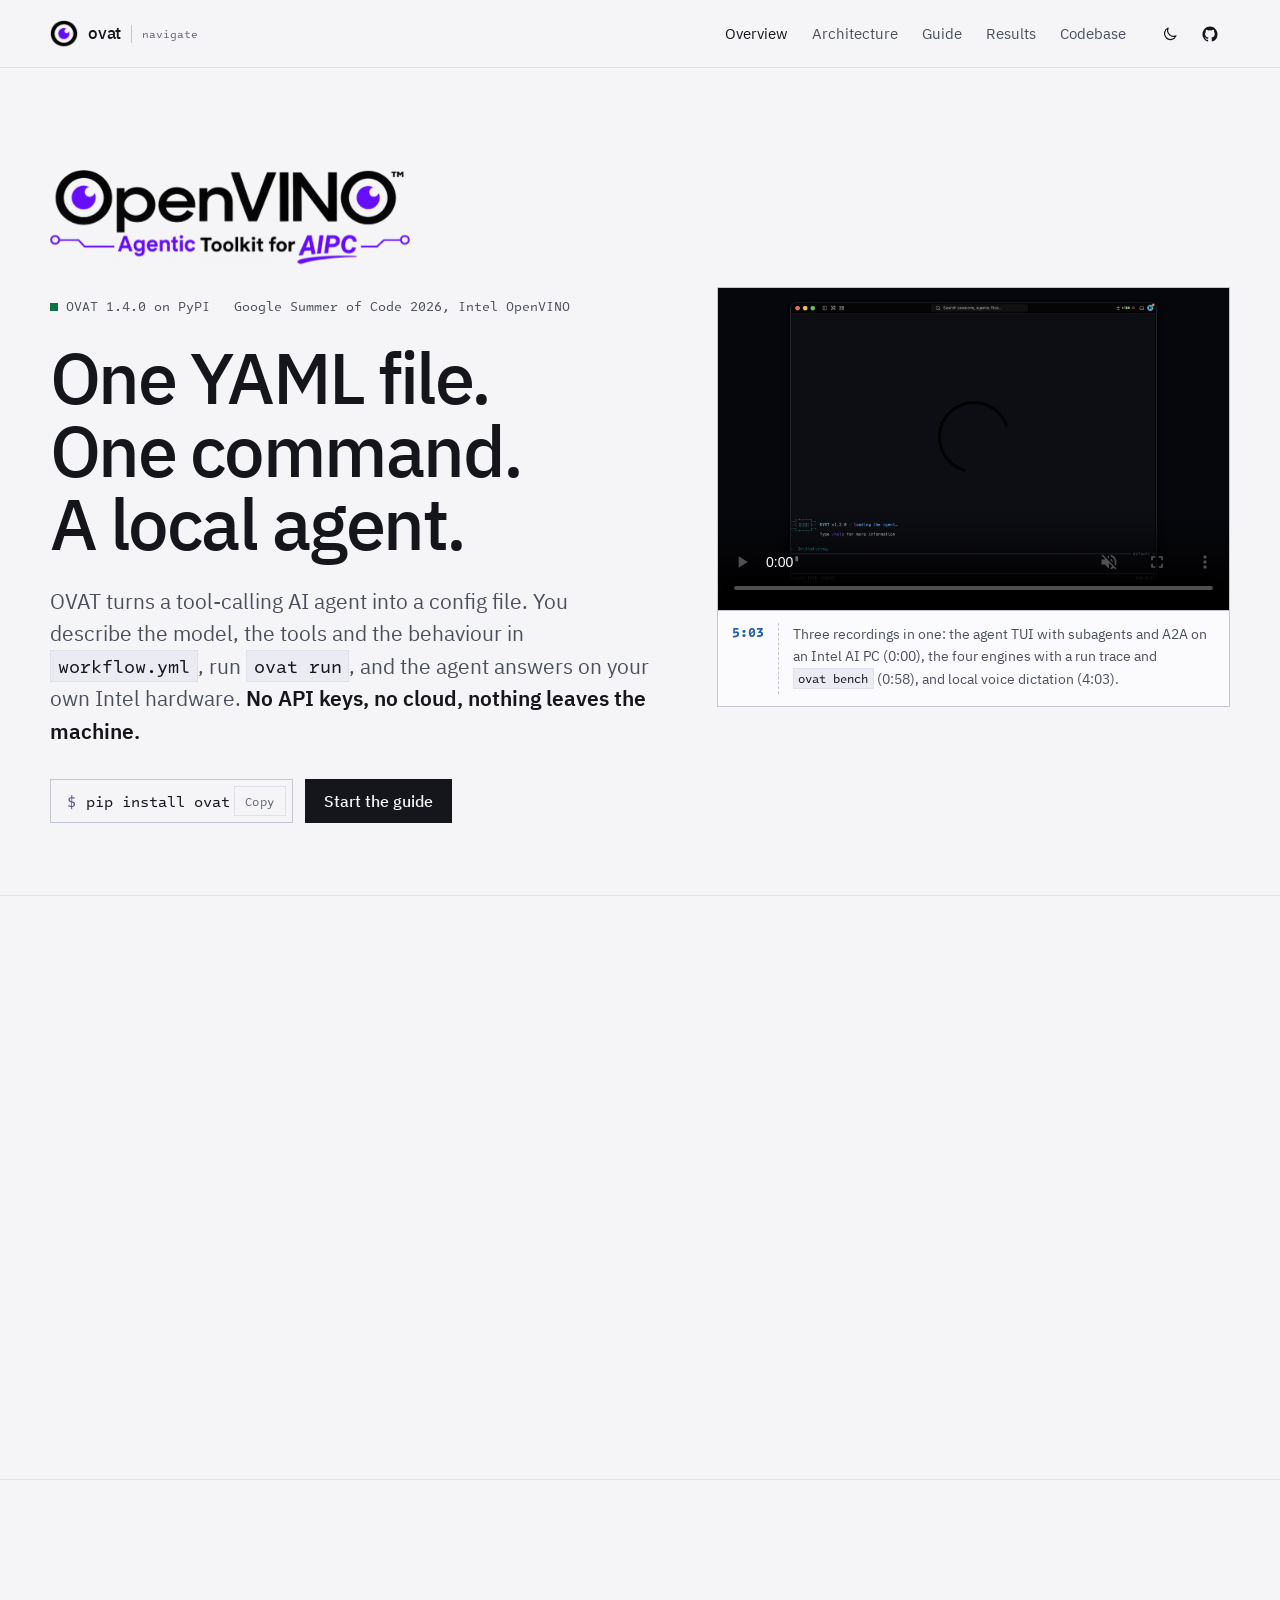
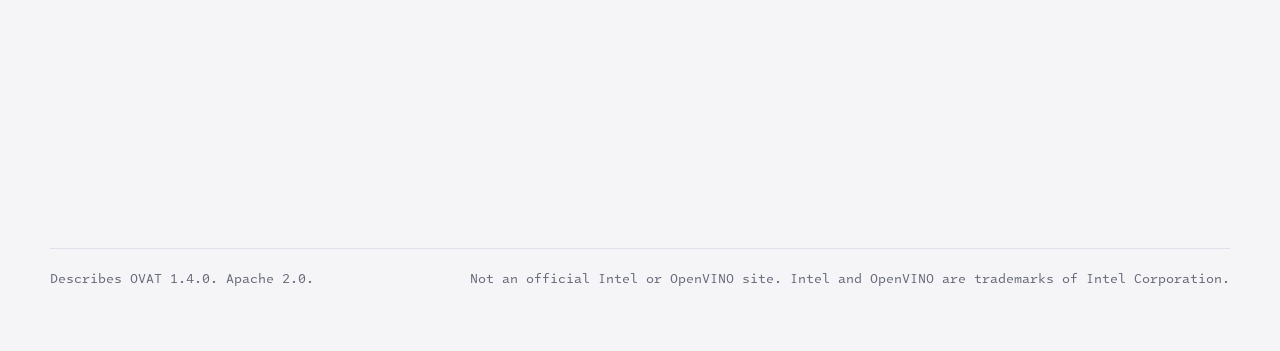
<file: index.html>
<!doctype html>
<html lang="en">
<head>
<meta charset="utf-8">
<meta name="viewport" content="width=device-width, initial-scale=1, viewport-fit=cover">
<meta http-equiv="Content-Security-Policy" content="default-src 'self'; script-src 'self'; style-src 'self'; img-src 'self'; font-src 'self'; connect-src 'none'; media-src 'self'; object-src 'none'; frame-src 'none'; worker-src 'none'; manifest-src 'self'; base-uri 'none'; form-action 'none'; upgrade-insecure-requests">
<meta name="referrer" content="no-referrer">
<meta name="color-scheme" content="dark light">
<meta name="theme-color" content="#f5f5f7" media="(prefers-color-scheme: light)">
<meta name="theme-color" content="#111216" media="(prefers-color-scheme: dark)">
<title>OVAT Navigate</title>
<meta name="description" content="A visual guide to OVAT, the OpenVINO Agentic Toolkit: one YAML file and one command give you a tool-calling AI agent on your own Intel AI PC.">
<link rel="canonical" href="https://lagmator22.github.io/ovat-navigate/">
<meta property="og:type" content="website">
<meta property="og:title" content="OVAT Navigate">
<meta property="og:description" content="A visual guide to OVAT, the OpenVINO Agentic Toolkit: one YAML file and one command give you a tool-calling AI agent on your own Intel AI PC.">
<meta property="og:url" content="https://lagmator22.github.io/ovat-navigate/">
<link rel="icon" href="favicon.png" type="image/png">
<link rel="apple-touch-icon" href="apple-touch-icon.png">
<link rel="preload" href="assets/fonts/ibm-plex-sans-500.woff2" as="font" type="font/woff2" crossorigin>
<link rel="preload" href="assets/fonts/ibm-plex-sans-400.woff2" as="font" type="font/woff2" crossorigin>
<link rel="stylesheet" href="assets/css/site.css?v=56efec55">
<script src="assets/js/theme.js?v=ecc038ea"></script>
<script src="assets/js/site.js?v=73cca493" defer></script>
<script src="assets/js/motion.js?v=047b006c" defer></script>
<script src="assets/js/flow.js?v=3ea808fc" defer></script>
<script src="assets/js/terminal.js?v=ea6756de" defer></script>
</head>
<body class="sheet">
<a class="skip" href="#main">Skip to content</a>
<header class="top">
  <div class="wrap top-inner">
    <a class="brand" href="./" aria-label="OVAT Navigate, home">
      <img class="brand-mark-img logo-dark" src="assets/media/ovat-mark-dark.png" width="28" height="28" alt=""><img class="brand-mark-img logo-light" src="assets/media/ovat-mark-light.png" width="28" height="28" alt="">
      <span class="brand-word">ovat</span>
      <span class="brand-tag">navigate</span>
    </a>
    <nav class="nav" aria-label="Main">
      <ul><li><a href="./" aria-current="page">Overview</a></li><li><a href="architecture">Architecture</a></li><li><a href="guide">Guide</a></li><li><a href="results">Results</a></li><li><a href="codebase">Codebase</a></li></ul>
    </nav>
    <div class="top-actions">
      <button class="icon-btn" id="theme-toggle" type="button" aria-pressed="false" aria-label="Switch to light theme"><svg class="theme-ico-dark" viewBox="0 0 24 24" fill="none" stroke="currentColor" stroke-width="1.6" stroke-linecap="round" aria-hidden="true"><circle cx="12" cy="12" r="4.2"/><path d="M12 2.5v2.2M12 19.3v2.2M4.6 4.6l1.6 1.6M17.8 17.8l1.6 1.6M2.5 12h2.2M19.3 12h2.2M4.6 19.4l1.6-1.6M17.8 6.2l1.6-1.6"/></svg><svg class="theme-ico-light" viewBox="0 0 24 24" fill="none" stroke="currentColor" stroke-width="1.6" stroke-linecap="round" stroke-linejoin="round" aria-hidden="true"><path d="M20 14.5A8 8 0 0 1 9.5 4a8 8 0 1 0 10.5 10.5z"/></svg></button>
      <a class="icon-btn" href="https://github.com/Lagmator22/ovat" rel="noopener" aria-label="OVAT on GitHub"><svg viewBox="0 0 24 24" fill="currentColor" aria-hidden="true"><path d="M12 2C6.5 2 2 6.6 2 12.2c0 4.5 2.9 8.3 6.8 9.7.5.1.7-.2.7-.5v-1.7c-2.8.6-3.4-1.4-3.4-1.4-.5-1.2-1.1-1.5-1.1-1.5-.9-.6.1-.6.1-.6 1 .1 1.5 1.1 1.5 1.1.9 1.6 2.4 1.1 2.9.8.1-.7.4-1.1.6-1.4-2.2-.3-4.6-1.1-4.6-5 0-1.1.4-2 1-2.7-.1-.3-.4-1.3.1-2.7 0 0 .8-.3 2.8 1a9.4 9.4 0 0 1 5 0c1.9-1.3 2.8-1 2.8-1 .5 1.4.2 2.4.1 2.7.6.7 1 1.6 1 2.7 0 3.9-2.4 4.7-4.6 5 .4.3.7.9.7 1.9v2.8c0 .3.2.6.7.5A10.2 10.2 0 0 0 22 12.2C22 6.6 17.5 2 12 2z"/></svg></a>
    </div>
  </div>
  <div class="track" aria-hidden="true"></div>
  <canvas class="sprite walker" width="16" height="16" data-robot aria-hidden="true"></canvas>
</header>
<main id="main">
<section class="hero">
  <div class="wrap hero-grid">
    <div class="hero-copy">
      <div class="hero-logo">
        <img class="logo-dark" src="assets/media/ovat-logo-dark.png" width="900" height="235" alt="OpenVINO Agentic Toolkit for AIPC">
        <img class="logo-light" src="assets/media/ovat-logo-light.png" width="900" height="235" alt="OpenVINO Agentic Toolkit for AIPC">
      </div>
      <p class="hero-meta"><span><i></i>OVAT 1.4.0 on PyPI</span><span>Google Summer of Code 2026, Intel OpenVINO</span></p>
      <h1 class="display">One YAML file.<br>One command.<br><span class="lit">A local agent.</span></h1>
      <p class="lede">OVAT turns a tool-calling AI agent into a config file. You describe the model, the tools and the behaviour in <code>workflow.yml</code>, run <code>ovat run</code>, and the agent answers on your own Intel hardware. <strong>No API keys, no cloud, nothing leaves the machine.</strong></p>
      <div class="hero-actions">
        <div class="install"><span class="prompt" aria-hidden="true">$</span><span id="pip-cmd">pip install ovat</span>
          <button class="copy-btn" type="button" data-copy="pip install ovat" aria-label="Copy the install command"><span class="copy-label">Copy</span></button>
        </div>
        <a class="btn btn-primary" href="guide">Start the guide</a>
      </div>
    </div>

    <figure class="demo" id="demo">
      <video class="demo-video" controls muted playsinline preload="metadata" poster="assets/media/ovat-tour-poster.jpg" width="2400" height="1512">
        <source src="assets/media/ovat-tour.mp4" type="video/mp4">
        <a href="assets/media/ovat-tour.mp4">Download the OVAT demo video (MP4, 8 MB)</a>
      </video>
      <figcaption>
        <span class="demo-len">5:03</span>
        <span>Three recordings in one: the agent TUI with subagents and A2A on an Intel AI PC (0:00), the four engines with a run trace and <code>ovat bench</code> (0:58), and local voice dictation (4:03).</span>
      </figcaption>
    </figure>
  </div>
</section>

<section class="section tight" aria-labelledby="replay-t">
  <div class="wrap split">
    <div class="stack">
      <h2 class="h2" id="replay-t">What a run prints</h2>
      <p class="lede">The commands from the guide, replayed as text: a RAG answer with its source, a dry run that needs no server, and <code>ovat doctor</code> on a Mac.</p>
    </div>
    <div class="term" data-term>
      <div class="term-bar">
        <div class="term-dots" aria-hidden="true"><i></i><i></i><i></i></div>
        <span class="term-title">examples/rag</span>
        <div class="term-tabs" role="tablist" aria-label="Terminal examples">
          <button class="term-tab" role="tab" id="tt-run" aria-controls="sc-run" aria-selected="true" type="button">run</button>
          <button class="term-tab" role="tab" id="tt-dry" aria-controls="sc-dry" aria-selected="false" tabindex="-1" type="button">dry-run</button>
          <button class="term-tab" role="tab" id="tt-doc" aria-controls="sc-doc" aria-selected="false" tabindex="-1" type="button">doctor</button>
        </div>
      </div>
      <div class="term-body">
        <div id="sc-run" role="tabpanel" aria-labelledby="tt-run" data-scene data-title="ovat run, the RAG example">
          <div class="ln" data-k="cmd"><span class="t-prompt">$ </span><span class="t-cmd">ovat run examples/rag/workflow.yml -i "What is OVAT's memory budget?"</span></div>
          <div class="ln" data-delay="700"><span class="t-dim">engine:</span> <span class="t-bold">native loop (loop.py)</span></div>
          <div class="ln" data-delay="2600">On the minimal tier a full agent run fits in 8 GB. That is the target the project set itself; the number to trust on your own machine is the one <span class="t-bold">ovat run --telemetry</span> reports there.</div>
          <div class="ln" data-delay="500">&nbsp;</div>
          <div class="ln" data-delay="120"><span class="t-dim">sources:</span> examples/rag/docs/ovat-facts.md</div>
        </div>
        <div id="sc-dry" role="tabpanel" aria-labelledby="tt-dry" data-scene data-title="ovat run --dry-run, no server needed" hidden>
          <div class="ln" data-k="cmd"><span class="t-prompt">$ </span><span class="t-cmd">ovat run examples/workflow.yml --dry-run</span></div>
          <div class="ln" data-delay="900"><span class="t-ok">Built agent</span>  model=Qwen3.5-4B-int4-ov  tools=['search_docs', 'transcribe']  max_iterations=10</div>
          <div class="ln" data-delay="120"><span class="t-warn">dry-run:</span> not calling the model.</div>
        </div>
        <div id="sc-doc" role="tabpanel" aria-labelledby="tt-doc" data-scene data-title="ovat doctor on a Mac, trimmed" hidden>
          <div class="ln" data-k="cmd"><span class="t-prompt">$ </span><span class="t-cmd">ovat doctor examples/workflow.yml</span></div>
          <div class="ln" data-delay="1100"><span class="t-ok">&#10003; ok  </span> Python            3.11.15 (3.10+ required)</div>
          <div class="ln" data-delay="140"><span class="t-ok">&#10003; ok  </span> Local GenAI       openvino_genai 2026.4.1: local models run here</div>
          <div class="ln" data-delay="140"><span class="t-ok">&#10003; ok  </span> OpenVINO devices  CPU</div>
          <div class="ln" data-delay="140"><span class="t-ok">&#10003; ok  </span> Device routing    best here: LLM&rarr;CPU emb&rarr;CPU whisper&rarr;CPU</div>
          <div class="ln" data-delay="140"><span class="t-warn">! warn</span> OVMS serving      OVMS does not run on macOS; develop + chat locally here</div>
          <div class="ln" data-delay="140"><span class="t-ok">&#10003; ok  </span> Workflow config   model=Qwen3.5-4B-int4-ov  agent=native</div>
          <div class="ln" data-delay="140"><span class="t-warn">! warn</span> OVMS reachable    nothing answering at :8000/v3; start it with 'ovat serve'</div>
          <div class="ln" data-delay="260"><span class="t-dim">Yellow rows are heads-ups, not blockers; each says what to do about it.</span></div>
        </div>
      </div>
      <div class="term-foot">
        <span>Replayed from real CLI output in the OVAT repo and docs.</span>
        <span class="term-acts"><button type="button" data-act="pause" aria-pressed="false">Pause</button><button type="button" data-act="replay">Replay</button></span>
      </div>
    </div>
  </div>
</section>


<section class="section" aria-labelledby="flow-title">
  <div class="wrap">
    <div class="section-head">
      <p class="eyebrow">how-it-works</p>
      <h2 class="h2" id="flow-title">How one question travels through OVAT</h2>
      <p class="lede">Follow the light. A question enters as a command, becomes a checked config, gets wired into an agent, and loops between the model and your tools until there is an answer. Press any step to stop on it.</p>
    </div>

    <figure class="diagram wide minw-640" data-seq aria-labelledby="flow-cap">
      <p class="svg-scroll-hint" aria-hidden="true">Drag the drawing sideways to see all of it.</p>
      <div class="diagram-stage">
        <svg class="dg" viewBox="0 0 1170 514" role="img" aria-labelledby="flow-svg-t flow-svg-d">
          <title id="flow-svg-t">The OVAT request flow</title>
          <desc id="flow-svg-d">ovat run hands workflow.yml to the config loader, the factory builds an agent engine, the engine asks OVMS, OVMS runs the model on the device, tools run in Python, and a reply with no tool calls becomes the answer.</desc>
          <defs>
            <marker id="ah" viewBox="0 0 10 10" refX="8" refY="5" markerWidth="7" markerHeight="7" orient="auto-start-reverse"><path class="arrow" d="M0 0 L10 5 L0 10 z"/></marker>
          </defs>
          <g class="legend-g" transform="translate(920 40)">
            <circle class="core-legend" cx="8" cy="10" r="5"/>
            <text class="t-c" x="24" y="15">the request</text>
            <circle class="core-legend tool" cx="8" cy="40" r="5"/>
            <text class="t-c" x="24" y="45">a tool runs</text>
            <circle class="core-legend ok" cx="8" cy="70" r="5"/>
            <text class="t-c" x="24" y="75">the answer</text>
          </g>

          <path id="pw-1" class="wire" d="M250 78 H316" marker-end="url(#ah)"/>
          <path id="pw-2" class="wire" d="M550 78 H616" marker-end="url(#ah)"/>
          <path id="pw-3" class="wire" d="M735 126 V210" marker-end="url(#ah)"/>
          <path id="pw-4" class="wire" d="M850 248 H916" marker-end="url(#ah)"/>
          <path id="pw-5" class="wire" d="M920 280 H854" marker-end="url(#ah)"/>
          <path id="pw-6" class="wire" d="M1010 310 V394" marker-end="url(#ah)"/>
          <path id="pw-7" class="wire" d="M1060 398 V314" marker-end="url(#ah)"/>
          <path id="pw-8" class="wire" d="M620 248 H554" marker-end="url(#ah)"/>
          <path id="pw-9" class="wire" d="M550 280 H616" marker-end="url(#ah)"/>
          <path id="pw-10" class="wire" d="M735 310 V394" marker-end="url(#ah)"/>

          <g id="pn-cli" class="node"><rect class="box" x="20" y="30" width="230" height="96"/>
            <text class="t-k" x="40" y="60">cli/main.py</text><text class="t-t" x="40" y="90">ovat run</text><text class="t-s" x="40" y="112">--input "..."</text></g>
          <g id="pn-cfg" class="node"><rect class="box" x="320" y="30" width="230" height="96"/>
            <text class="t-k" x="340" y="60">config/workflow.py</text><text class="t-t" x="340" y="90">workflow.yml</text><text class="t-s" x="340" y="112">checked, strict</text></g>
          <g id="pn-fac" class="node"><rect class="box" x="620" y="30" width="230" height="96"/>
            <text class="t-k" x="640" y="60">agent/factory.py</text><text class="t-t" x="640" y="90">build_agent()</text><text class="t-s" x="640" y="112">model + tools + RAG</text></g>
          <g id="pn-eng" class="node"><rect class="box" x="620" y="214" width="230" height="96"/>
            <text class="t-k" x="640" y="244">1 of 4 engines</text><text class="t-t" x="640" y="274">Agent loop</text><text class="t-s" x="640" y="296">agent.type</text></g>
          <g id="pn-tools" class="node tone-tool"><rect class="box" x="320" y="214" width="230" height="96"/>
            <text class="t-k" x="340" y="244">tools/</text><text class="t-t" x="340" y="274">Your tools</text><text class="t-s" x="340" y="296">builtin or MCP</text></g>
          <g id="pn-ovms" class="node"><rect class="box" x="920" y="214" width="230" height="96"/>
            <text class="t-k" x="940" y="244">model server</text><text class="t-t" x="940" y="274">OVMS /v3</text><text class="t-s" x="940" y="296">decodes tool_calls</text></g>
          <g id="pn-dev" class="node"><rect class="box" x="920" y="398" width="230" height="96"/>
            <text class="t-k" x="940" y="428">model.device</text><text class="t-t" x="940" y="458">Intel CPU, GPU, NPU</text><text class="t-s" x="940" y="480">OpenVINO runtime</text></g>
          <g id="pn-ans" class="node tone-ok"><rect class="box" x="620" y="398" width="230" height="96"/>
            <text class="t-k" x="640" y="428">no tool calls</text><text class="t-t" x="640" y="458">Answer</text><text class="t-s" x="640" y="480">+ sources, trace</text></g>
        </svg>
      </div>
      <figcaption class="diagram-side" id="flow-cap">
        <div class="diagram-controls">
          <button class="ctl" type="button" data-act="toggle" aria-pressed="true"><svg data-icon="pause" viewBox="0 0 16 16" fill="currentColor" aria-hidden="true"><rect x="3" y="2" width="3.5" height="12" rx="1"/><rect x="9.5" y="2" width="3.5" height="12" rx="1"/></svg><svg data-icon="play" viewBox="0 0 16 16" fill="currentColor" aria-hidden="true" hidden><path d="M4 2.5v11l9-5.5z"/></svg><span class="lbl">Pause</span></button>
          <button class="ctl" type="button" data-act="prev" aria-label="Previous step"><svg viewBox="0 0 16 16" fill="none" stroke="currentColor" stroke-width="1.8" aria-hidden="true"><path d="M10 3L5 8l5 5"/></svg></button>
          <button class="ctl" type="button" data-act="next" aria-label="Next step"><svg viewBox="0 0 16 16" fill="none" stroke="currentColor" stroke-width="1.8" aria-hidden="true"><path d="M6 3l5 5-5 5"/></svg></button>
          <span class="count" aria-live="polite">1 / 8</span>
        </div>
        <ol class="steps">
          <li data-nodes="pn-cli pn-cfg" data-path="pw-1"><b>You type one command.</b> The CLI hands your file to <code>_load_config()</code>, the one place a workflow is ever loaded.</li>
          <li data-nodes="pn-cfg pn-fac" data-path="pw-2"><b>The YAML becomes a checked object.</b> Unknown keys are errors, so a typo like <code>max_iteration</code> fails by name instead of being ignored.</li>
          <li data-nodes="pn-fac pn-eng" data-path="pw-3"><b>The factory wires the agent.</b> It builds the model client, the tools and the optional document search, then returns one of four engines.</li>
          <li data-nodes="pn-eng pn-ovms" data-path="pw-4"><b>The engine asks the model.</b> It sends the conversation plus a menu of tools to OVMS, which speaks the OpenAI chat format on <code>/v3</code>.</li>
          <li data-nodes="pn-ovms pn-dev" data-path="pw-6 pw-7"><b>The model runs on your hardware.</b> OVMS uses OpenVINO on the device you named. Its tool parser turns the model's text into a list of tool calls.</li>
          <li data-nodes="pn-ovms pn-eng" data-path="pw-5"><b>The reply comes back.</b> If it carries tool calls, the engine has work to do. If not, it is the answer.</li>
          <li data-nodes="pn-eng pn-tools" data-path="pw-8 pw-9" data-tone="tool"><b>Your tool runs in Python, on your machine.</b> The model never runs code; it only asks. The result goes into the conversation and the engine asks the model again.</li>
          <li data-nodes="pn-eng pn-ans" data-path="pw-10" data-tone="ok" data-hold="2200"><b>No tool calls means done.</b> OVAT prints the answer, lists the source files it saw, and can write a trace of every turn.</li>
        </ol>
      </figcaption>
    </figure>
  </div>
</section>

<section class="section" aria-labelledby="words-title">
  <div class="wrap">
    <div class="section-head">
      <h2 class="h2" id="words-title">Six terms, so the rest makes sense</h2>
    </div>
    <dl class="ledger">
      <div><dt>Agent</dt><dd><p>A language model that can ask for your functions to be run. It reads the result and keeps going until it can answer.</p></dd></div>
      <div><dt>Tool call</dt><dd><p>The model's request to run a function, written as structured text: a name plus arguments. Your code runs it, never the model.</p></dd></div>
      <div><dt>Tool parser</dt><dd><p>The piece inside the model server that reads that text and turns it into a real call. Qwen3.5 needs <code>qwen3coder</code>; Qwen3 needs <code>hermes3</code>.</p></dd></div>
      <div><dt>OVMS</dt><dd><p>OpenVINO Model Server. It loads the model, runs it on CPU, GPU or NPU and answers like the OpenAI API. OVAT starts and stops it for you.</p></dd></div>
      <div><dt>openvino_genai</dt><dd><p>The library that runs a model inside your own Python process. OVAT uses it for local chat with no server, including on a Mac.</p></dd></div>
      <div><dt>Intel AI PC</dt><dd><p>A laptop or desktop with an Intel CPU, an Arc GPU and an NPU, a chip built for AI work. OVAT routes each model to the right one.</p></dd></div>
    </dl>
  </div>
</section>

<section class="section" aria-labelledby="before-title">
  <div class="wrap">
    <div class="section-head">
      <h2 class="h2" id="before-title">The loop every project rewrites, replaced by a file</h2>
      <p class="lede">On the left is the smallest working tool-calling agent against a local server, from the OVAT walkthrough. It still has no iteration cap, no error handling, no history and no server management. On the right is the same agent in OVAT.</p>
    </div>
    <div class="compare">
      <div class="compare-col">
        <div class="compare-label"><span class="h4">By hand</span><span class="faint small mono">Python, about 30 lines</span></div>
        <div class="code">
          <div class="code-head"><span>agent.py</span></div>
<pre><code><span class="k">from</span> openai <span class="k">import</span> OpenAI
client = OpenAI(base_url=<span class="s">"http://localhost:8000/v3"</span>, api_key=<span class="s">"not-needed"</span>)

tools = [{<span class="s">"type"</span>: <span class="s">"function"</span>, <span class="s">"function"</span>: {
    <span class="s">"name"</span>: <span class="s">"search_docs"</span>,
    <span class="s">"description"</span>: <span class="s">"Search the user's local documents"</span>,
    <span class="s">"parameters"</span>: {<span class="s">"type"</span>: <span class="s">"object"</span>,
                   <span class="s">"properties"</span>: {<span class="s">"query"</span>: {<span class="s">"type"</span>: <span class="s">"string"</span>}},
                   <span class="s">"required"</span>: [<span class="s">"query"</span>]}}}]   <span class="c"># hand-written schema</span>

messages = [{<span class="s">"role"</span>: <span class="s">"user"</span>, <span class="s">"content"</span>: question}]
<span class="k">while</span> <span class="k">True</span>:                                    <span class="c"># the loop, by hand</span>
    r = client.chat.completions.create(
        model=<span class="s">"Qwen3.5-4B-int4-ov"</span>, messages=messages,
        tools=tools, tool_choice=<span class="s">"auto"</span>)
    choice = r.choices[<span class="n">0</span>]
    <span class="k">if</span> choice.finish_reason != <span class="s">"tool_calls"</span>:
        print(choice.message.content)
        <span class="k">break</span>
    messages.append(choice.message)
    <span class="k">for</span> call <span class="k">in</span> choice.message.tool_calls:     <span class="c"># dispatch, by hand</span>
        args = json.loads(call.function.arguments)  <span class="c"># may be malformed</span>
        result = run_my_tool(call.function.name, args)
        messages.append({<span class="s">"role"</span>: <span class="s">"tool"</span>,
                         <span class="s">"tool_call_id"</span>: call.id,
                         <span class="s">"content"</span>: str(result)})</code></pre>
        </div>
      </div>
      <div class="compare-col">
        <div class="compare-label"><span class="h4">With OVAT</span><span class="faint small mono">YAML, then one command</span></div>
        <div class="code">
          <div class="code-head"><span>workflow.yml</span><button class="copy-btn" type="button" data-copy-from="#yaml-min" aria-label="Copy workflow.yml"><span class="copy-label">Copy</span></button></div>
<pre><code id="yaml-min"><span class="k">model:</span>
  <span class="k">name:</span> <span class="s">Qwen3.5-4B-int4-ov</span>
  <span class="k">device:</span> <span class="s">GPU</span>
  <span class="k">tool_parser:</span> <span class="s">qwen3coder</span>
<span class="k">tools:</span>
  - <span class="k">name:</span> <span class="s">search_docs</span>
    <span class="k">type:</span> <span class="s">builtin</span>
<span class="k">agent:</span>
  <span class="k">type:</span> <span class="s">native</span>
  <span class="k">max_iterations:</span> <span class="n">10</span></code></pre>
        </div>
        <div class="code"><div class="code-head"><span>terminal</span></div>
<pre><code><span class="p">$</span> ovat serve workflow.yml
<span class="p">$</span> ovat run workflow.yml -i <span class="s">"what do my notes say about Q3?"</span></code></pre>
        </div>
        <ul class="handles" aria-label="What OVAT handles for you">
          <li><span><b>The loop</b>, with a <code>max_iterations</code> cap so a confused model cannot spin forever.</span></li>
          <li><span><b>Tool schemas</b>, read from each tool's own <code>SCHEMA</code>, never written twice.</span></li>
          <li><span><b>Broken tool arguments</b>, sent back to the model as a sentence it can fix.</span></li>
          <li><span><b>The server</b>: <code>ovat serve</code> starts OVMS, <code>--stop</code> ends it.</span></li>
          <li><span><b>Silent failures</b>, like a tool call that was never decoded, named in the trace.</span></li>
        </ul>
      </div>
    </div>
    <p class="muted small">The loop, the tool schemas, the history, the iteration cap and the error messages become the toolkit's job. Moving from a 16 GB GPU box to an 8 GB CPU laptop is a three-line edit: compare <a href="https://github.com/Lagmator22/ovat/blob/main/examples/workflow.yml" rel="noopener">examples/workflow.yml</a> with <a href="https://github.com/Lagmator22/ovat/blob/main/examples/minimal.yml" rel="noopener">examples/minimal.yml</a>.</p>
  </div>
</section>

<section class="section" aria-labelledby="eng-title">
  <div class="wrap">
    <div class="section-head">
      <p class="eyebrow">four-engines</p>
      <h2 class="h2" id="eng-title">Change one word, keep everything else</h2>
      <p class="lede"><code>agent.type</code> picks the loop that drives your tools. The model, the tools and the prompt stay the same, and all four talk to the same server through one shared description of it.</p>
    </div>
    <figure class="diagram minw-560" data-routes data-autoplay="5200" aria-label="Four agent engines share one backend">
  <p class="svg-scroll-hint" aria-hidden="true">Drag the drawing sideways to see all of it.</p>
      <div class="diagram-stage">
    <svg class="dg" viewBox="0 0 900 380" role="img" aria-labelledby="eng-svg-t eng-svg-d">
      <title id="eng-svg-t">Four engines, one backend</title>
      <desc id="eng-svg-d">native, react, llamaindex and openai-agents each connect to LLMBackend, one shared description of the OVMS connection, which talks to the same OVMS server.</desc>
      <defs>
        <marker id="ah-e" viewBox="0 0 10 10" refX="8" refY="5" markerWidth="7" markerHeight="7" orient="auto-start-reverse"><path class="arrow" d="M0 0 L10 5 L0 10 z"/></marker>
      </defs>
      <path id="ew-native" class="wire" d="M260 52 C312 52 296 178 346 178" marker-end="url(#ah-e)"/>
      <path id="ew-react" class="wire" d="M260 140 C306 140 302 186 346 186" marker-end="url(#ah-e)"/>
      <path id="ew-llama" class="wire" d="M260 228 C306 228 302 194 346 194" marker-end="url(#ah-e)"/>
      <path id="ew-oai" class="wire" d="M260 316 C312 316 296 202 346 202" marker-end="url(#ah-e)"/>
      <path id="ew-b" class="wire" d="M580 190 H646" marker-end="url(#ah-e)"/>

      <g id="e-native" class="node"><rect class="box" x="20" y="20" width="240" height="64"/><text class="t-k" x="40" y="44">agent/loop.py</text><text class="t-t" x="40" y="72">native</text></g>
      <g id="e-react" class="node"><rect class="box" x="20" y="108" width="240" height="64"/><text class="t-k" x="40" y="132">LangChain</text><text class="t-t" x="40" y="160">react</text></g>
      <g id="e-llama" class="node"><rect class="box" x="20" y="196" width="240" height="64"/><text class="t-k" x="40" y="220">LlamaIndex</text><text class="t-t" x="40" y="248">llamaindex</text></g>
      <g id="e-oai" class="node"><rect class="box" x="20" y="284" width="240" height="64"/><text class="t-k" x="40" y="308">OpenAI Agents SDK</text><text class="t-t" x="40" y="336">openai-agents</text></g>
      <g id="e-be" class="node"><rect class="box" x="350" y="140" width="230" height="100"/><text class="t-k" x="370" y="170">providers/backend.py</text><text class="t-t" x="370" y="200">LLMBackend</text><text class="t-s" x="370" y="222">one shared description</text></g>
      <g id="e-ov" class="node"><rect class="box" x="650" y="140" width="230" height="100"/><text class="t-k" x="670" y="170">the same server</text><text class="t-t" x="670" y="200">OVMS /v3</text><text class="t-s" x="670" y="222">same model, same tools</text></g>
    </svg>
  </div>
  <div class="diagram-side">
    <div class="diagram-controls">
      <div class="seg" role="tablist" aria-label="Pick an engine">
        <button type="button" role="tab" id="et-native" aria-controls="ep-native" aria-selected="true" data-wires="ew-native ew-b" data-lanes="ew-native>ew-b>!ew-b>!ew-native" data-on="e-native e-be e-ov"><code>native</code></button>
        <button type="button" role="tab" id="et-react" aria-controls="ep-react" aria-selected="false" tabindex="-1" data-wires="ew-react ew-b" data-lanes="ew-react>ew-b>!ew-b>!ew-react" data-on="e-react e-be e-ov"><code>react</code></button>
        <button type="button" role="tab" id="et-llama" aria-controls="ep-llama" aria-selected="false" tabindex="-1" data-wires="ew-llama ew-b" data-lanes="ew-llama>ew-b>!ew-b>!ew-llama" data-on="e-llama e-be e-ov"><code>llamaindex</code></button>
        <button type="button" role="tab" id="et-oai" aria-controls="ep-oai" aria-selected="false" tabindex="-1" data-wires="ew-oai ew-b" data-lanes="ew-oai>ew-b>!ew-b>!ew-oai" data-on="e-oai e-be e-ov"><code>openai-agents</code></button>
      </div>
        <button class="ctl motion-ctl" type="button" data-act="motion" aria-pressed="false"><svg data-icon="pause" viewBox="0 0 16 16" fill="currentColor" aria-hidden="true"><rect x="3" y="2" width="3.5" height="12" rx="1"/><rect x="9.5" y="2" width="3.5" height="12" rx="1"/></svg><svg data-icon="play" viewBox="0 0 16 16" fill="currentColor" aria-hidden="true" hidden><path d="M4 2.5v11l9-5.5z"/></svg><span class="lbl">Pause motion</span></button>
    </div>
    <div class="engine-detail" id="ep-native" role="tabpanel" aria-labelledby="et-native">
      <div class="code"><div class="code-head"><span>workflow.yml</span></div><pre><code><span class="k">agent:</span>
  <span class="k">type:</span> <span class="s">native</span></code></pre></div>
      <dl>
        <dt>What</dt><dd>OVAT's own loop in <code>agent/loop.py</code>. No extra library.</dd>
        <dt>Run</dt><dd><code>--native</code></dd>
        <dt>Install</dt><dd>Included in <code>pip install ovat</code></dd>
        <dt>Tokens</dt><dd>Prompt and completion tokens from OVMS's <code>usage</code> field, per turn, plus tool counts.</dd>
      </dl>
    </div>
    <div class="engine-detail" id="ep-react" role="tabpanel" aria-labelledby="et-react" hidden>
      <div class="code"><div class="code-head"><span>workflow.yml</span></div><pre><code><span class="k">agent:</span>
  <span class="k">type:</span> <span class="s">react</span></code></pre></div>
      <dl>
        <dt>What</dt><dd>LangChain's <code>create_agent</code> with a <code>ChatOpenAI</code> model pointed at OVMS.</dd>
        <dt>Run</dt><dd><code>--react</code> or <code>--langchain</code></dd>
        <dt>Install</dt><dd><code>pip install "ovat[langchain]"</code></dd>
        <dt>Tokens</dt><dd>Prompt and completion tokens from OVMS's <code>usage</code> field, summed per run from LangChain's <code>usage_metadata</code>, plus tool counts.</dd>
      </dl>
    </div>
    <div class="engine-detail" id="ep-llama" role="tabpanel" aria-labelledby="et-llama" hidden>
      <div class="code"><div class="code-head"><span>workflow.yml</span></div><pre><code><span class="k">agent:</span>
  <span class="k">type:</span> <span class="s">llamaindex</span></code></pre></div>
      <dl>
        <dt>What</dt><dd>LlamaIndex's <code>FunctionAgent</code> with an <code>OpenAILike</code> model. Both <code>is_chat_model</code> and <code>is_function_calling_model</code> must be set, or it quietly stops calling tools.</dd>
        <dt>Run</dt><dd><code>--llamaindex</code></dd>
        <dt>Install</dt><dd><code>pip install "ovat[llamaindex]"</code></dd>
        <dt>Tokens</dt><dd>Prompt and completion tokens from OVMS's <code>usage</code> field, summed per run, plus tool counts. Requests are sent unstreamed so every reply carries its usage.</dd>
      </dl>
    </div>
    <div class="engine-detail" id="ep-oai" role="tabpanel" aria-labelledby="et-oai" hidden>
      <div class="code"><div class="code-head"><span>workflow.yml</span></div><pre><code><span class="k">agent:</span>
  <span class="k">type:</span> <span class="s">openai-agents</span></code></pre></div>
      <dl>
        <dt>What</dt><dd>The OpenAI Agents SDK, kept on your machine by three settings: an explicit client on the <code>/v3</code> URL, the Chat Completions model, and tracing turned off.</dd>
        <dt>Run</dt><dd><code>--openai-agents</code> or <code>--openai-sdk</code></dd>
        <dt>Install</dt><dd><code>pip install "ovat[openai-agents]"</code></dd>
        <dt>Tokens</dt><dd>Prompt and completion tokens from OVMS's <code>usage</code> field, summed per run from <code>raw_responses</code>, plus tool counts.</dd>
      </dl>
    </div>
  </div>
</figure>

  </div>
</section>

<section class="section" aria-labelledby="num-title">
  <div class="wrap">
    <div class="section-head">
      <p class="eyebrow">measured</p>
      <h2 class="h2" id="num-title">What the AI PC runs showed</h2>
      <p class="lede">Every figure below was measured on an Intel LunarLake AI PC (Arc 140V GPU and NPU) and is written down in the OVAT repo with how it was taken.</p>
    </div>
    <div class="figures">
      <div class="figure"><span class="big num">56<small>/60</small></span><span class="vs">vs 42/60 on OVMS 2026.2.1</span><p>Right answers, 15 tool questions through all four engines, on the pinned OVMS 2026.4.1. McNemar p = 0.0001.</p></div>
      <div class="figure"><span class="big num">4.9<small> GB</small></span><span class="vs">vs 17.3 GB before</span><p>Peak memory of the GPU model server across the same run, after moving to 2026.4.1.</p></div>
      <div class="figure"><span class="big">NPU</span><span class="vs">tool calls work</span><p>A real tool-calling agent run on the NPU, from a channel-wise INT4 export (<code>-int4-cw-ov</code>).</p></div>
      <div class="figure"><span class="big num">1,577</span><span class="vs">test cases, 4 CI platforms</span><p>Ubuntu 22.04 and 24.04, Windows and macOS on every push (1,400 <code>def test_</code> functions). No server needed to run them.</p></div>
    </div>
    <p class="row"><a class="btn btn-ghost" href="results">See every measurement</a></p>
  </div>
</section>

<section class="section tight" aria-labelledby="agent-t">
  <div class="wrap split">
    <div class="stack">
      <h2 class="h2" id="agent-t">More than one agent</h2>
      <p class="lede"><code>ovat agent</code> is a terminal app where the agent works in front of you. Tools ask before they run, subagents take on part of a job, and other agents can ask yours questions over A2A, on your machine, with a token.</p>
      <p class="row"><a class="btn btn-ghost" href="guide#agent">Try the agent TUI</a> <a class="btn btn-ghost" href="architecture#agent">How it is built</a></p>
    </div>
    <figure class="shot"><img src="assets/media/screens/hero-agent-agents-table.webp" width="1720" height="418" loading="lazy" decoding="async" alt="The /agents screen: the A2A server is serving, four configured subagents, and a table with the team_docs call finished ok in 12.51 seconds with 1663 tokens."></figure>
  </div>
</section>

<section class="section" aria-labelledby="where-title">
  <div class="wrap split">
    <div class="stack">
      <h2 class="h2" id="where-title">Build on a Mac, serve on an AI PC</h2>
      <p class="lede">OVMS ships for x86-64 Windows and Linux only. On macOS everything except serving works, and <code>ovat chat</code> answers from your documents with a local model and no server.</p>
    </div>
    <div class="table-wrap">
      <table>
        <caption class="sr-only">Platform support</caption>
        <thead><tr><th scope="col">Command</th><th scope="col">macOS</th><th scope="col">Windows 11</th><th scope="col">Linux</th></tr></thead>
        <tbody>
          <tr><td><code>init</code> <code>doctor</code> <code>index</code> <code>setup</code> <code>telemetry</code></td><td class="yes">Yes</td><td class="yes">Yes</td><td class="yes">Yes</td></tr>
          <tr><td><code>chat</code> and the terminal UI</td><td class="yes">Yes</td><td class="yes">Yes</td><td class="yes">Yes</td></tr>
          <tr><td><code>serve</code> <code>models</code> <code>run</code> <code>bench</code></td><td class="no">No</td><td class="yes">Yes</td><td class="yes">Yes</td></tr>
          <tr><td>GPU and NPU</td><td class="no">CPU only</td><td class="yes">Verified</td><td class="part">Untested</td></tr>
        </tbody>
      </table>
    </div>
  </div>
</section>

<section class="section tight" aria-labelledby="next-title">
  <div class="wrap stack">
    <h2 class="sr-only" id="next-title">Keep reading</h2>
    <div class="next-up">
      <a class="next-card" href="architecture"><span>Architecture</span><strong>What each part does</strong><p>The agent loop, the four engines, document search, telemetry and device routing, animated.</p></a>
      <a class="next-card" href="guide"><span>Guide</span><strong>From pip install to your first answer</strong><p>Every command in order, the anatomy of workflow.yml, and how to add an MCP tool.</p></a>
      <a class="next-card" href="codebase"><span>Codebase</span><strong>A map of every module</strong><p>Click any file in the ovat package to see what it does, why, and where it lives on GitHub.</p></a>
    </div>
  </div>
</section>
</main>
<footer class="foot">
  <div class="wrap">
    <div class="foot-grid">
      <div>
        <a class="foot-logo" href="./" aria-label="OVAT Navigate, home">
          <img class="logo-dark" src="assets/media/ovat-logo-dark.png" width="900" height="235" alt="OpenVINO Agentic Toolkit for AIPC">
          <img class="logo-light" src="assets/media/ovat-logo-light.png" width="900" height="235" alt="OpenVINO Agentic Toolkit for AIPC">
        </a>
        <p class="foot-about">A visual guide to the OpenVINO Agentic Toolkit, a Google Summer of Code 2026 project for OpenVINO by <a href="https://gurman.is-a.dev/" rel="noopener">Gurman Singh</a> (<a href="https://github.com/Lagmator22" rel="noopener">Lagmator22</a>). Every fact here comes from the OVAT source and its design notes.</p>
        <div class="made-for">
          <picture>
            <source srcset="assets/media/intel-static.png" media="(prefers-reduced-motion: reduce)">
            <img src="assets/media/intel.gif" width="800" height="600" loading="lazy" alt="The Intel logo">
          </picture>
          <p class="faint">Built for Intel AI PCs: a Core Ultra CPU, an Arc GPU and an NPU. This is the Intel mark OVAT's own terminal UI shows.</p>
        </div>
      </div>
      <div>
        <h2>This site</h2>
        <ul>
          <li><a href="architecture">Architecture</a></li>
          <li><a href="guide">Guide</a></li>
          <li><a href="results">Measured results</a></li>
          <li><a href="codebase">Codebase map</a></li>
        </ul>
      </div>
      <div>
        <h2>Project</h2>
        <ul>
          <li><a href="https://github.com/Lagmator22/ovat" rel="noopener">Source on GitHub</a></li>
          <li><a href="https://pypi.org/project/ovat/" rel="noopener">ovat on PyPI</a></li>
          <li><a href="https://github.com/Lagmator22/ovat/blob/main/docs/ARCHITECTURE.md" rel="noopener">ARCHITECTURE.md</a></li>
          <li><a href="https://github.com/Lagmator22/ovat/blob/main/docs/workflow_yaml_reference.md" rel="noopener">workflow.yml reference</a></li>
        </ul>
      </div>
      <div>
        <h2>About</h2>
        <ul>
          <li><a href="https://github.com/Lagmator22/ovat-navigate" rel="noopener">Site source</a></li>
          <li><a href="https://github.com/Lagmator22/ovat-navigate/blob/main/SECURITY.md" rel="noopener">Security</a></li>
          <li><a href="https://github.com/Lagmator22/ovat-navigate/tree/main/assets/fonts" rel="noopener">Font licenses</a></li>
        </ul>
      </div>
    </div>
    <div class="foot-base">
      <span>Describes OVAT 1.4.0. Apache 2.0.</span>
      <span>Not an official Intel or OpenVINO site. Intel and OpenVINO are trademarks of Intel Corporation.</span>
    </div>
  </div>
</footer>
</body>
</html>
</file>
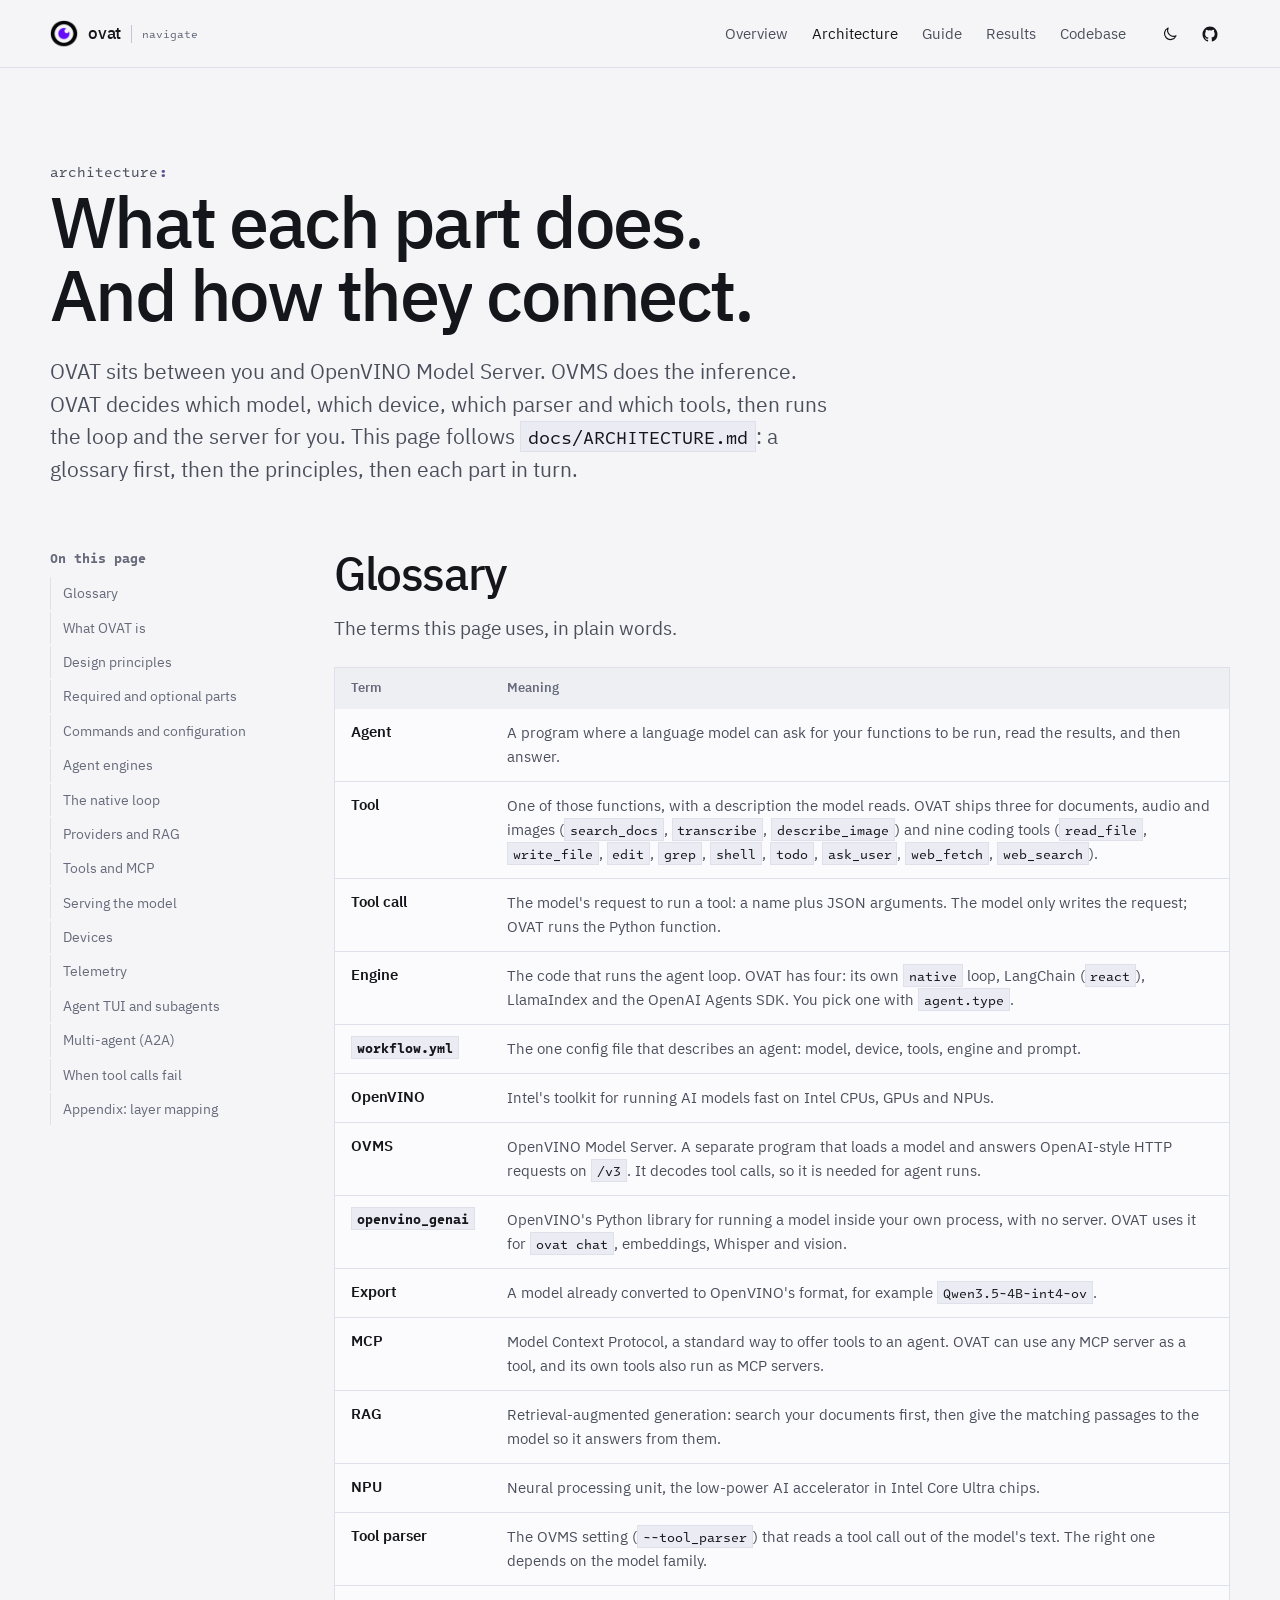
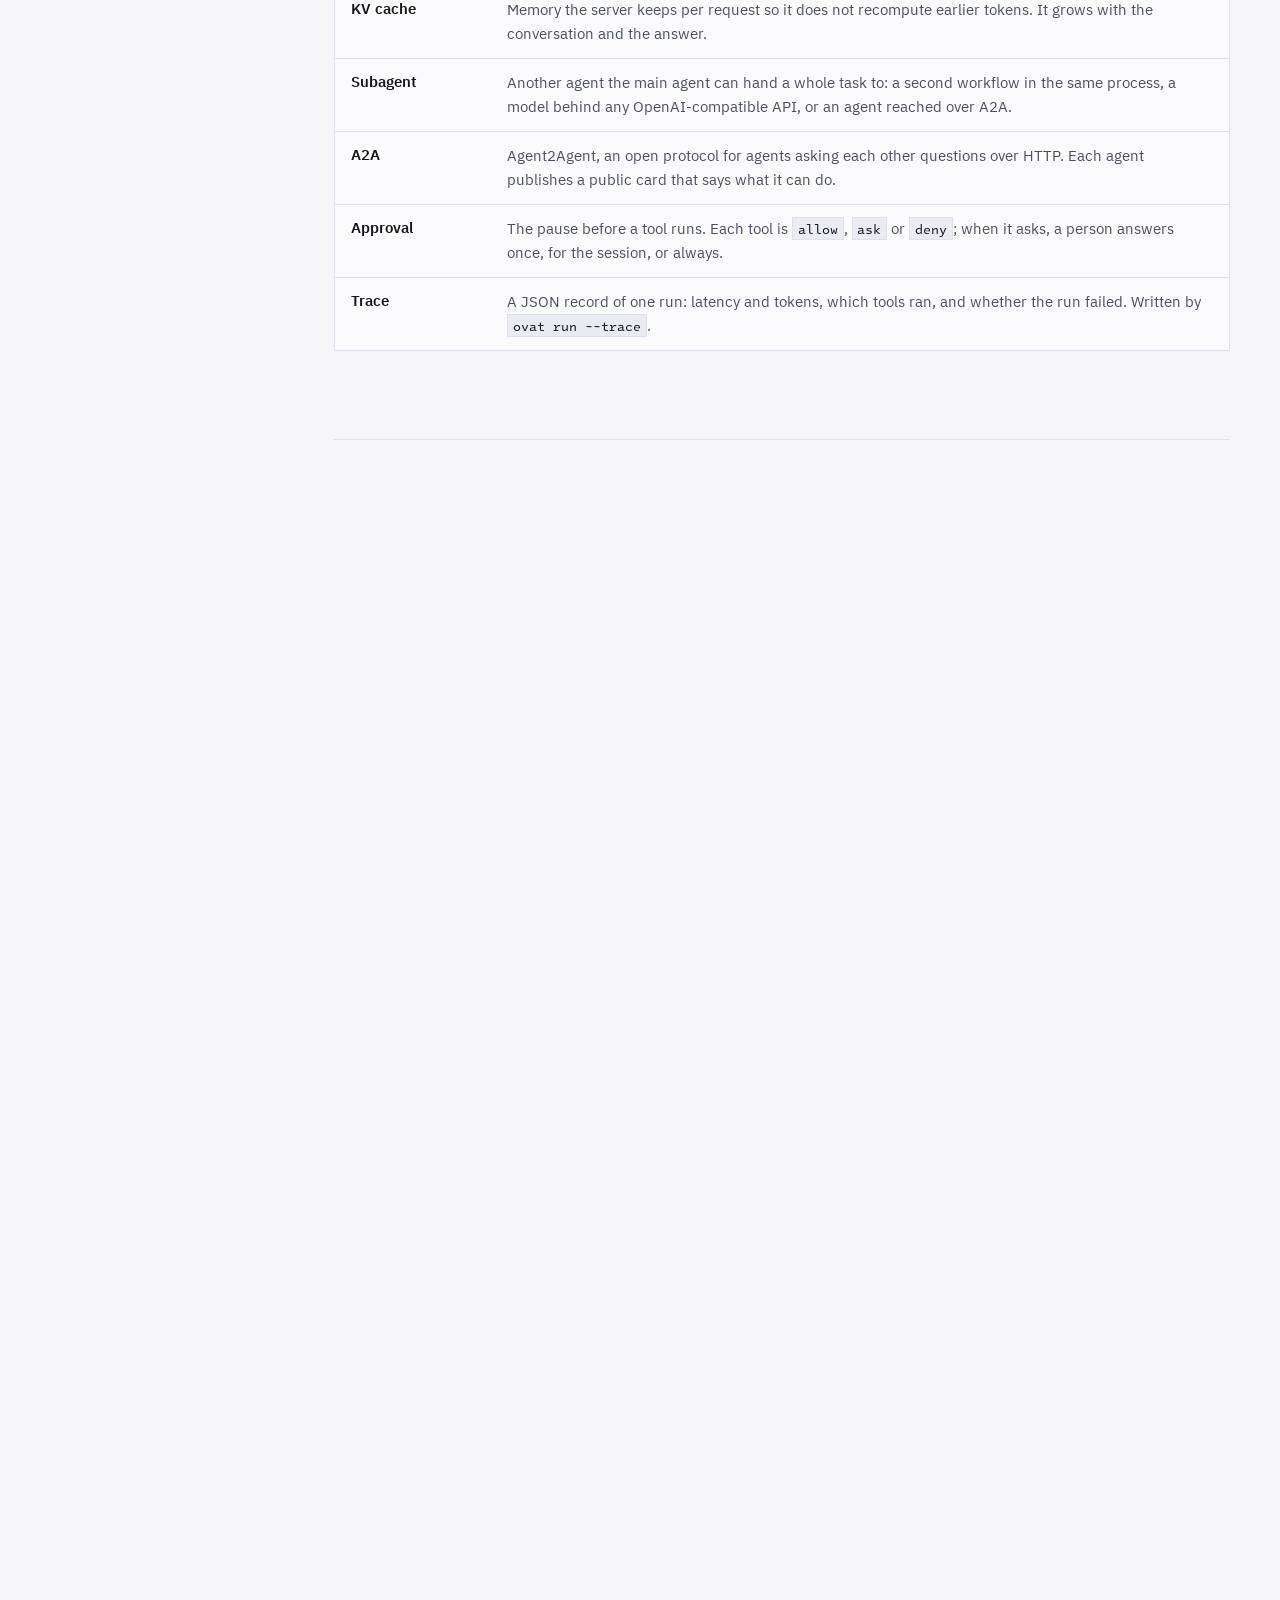
<file: architecture.html>
<!doctype html>
<html lang="en">
<head>
<meta charset="utf-8">
<meta name="viewport" content="width=device-width, initial-scale=1, viewport-fit=cover">
<meta http-equiv="Content-Security-Policy" content="default-src 'self'; script-src 'self'; style-src 'self'; img-src 'self'; font-src 'self'; connect-src 'none'; media-src 'self'; object-src 'none'; frame-src 'none'; worker-src 'none'; manifest-src 'self'; base-uri 'none'; form-action 'none'; upgrade-insecure-requests">
<meta name="referrer" content="no-referrer">
<meta name="color-scheme" content="dark light">
<meta name="theme-color" content="#f5f5f7" media="(prefers-color-scheme: light)">
<meta name="theme-color" content="#111216" media="(prefers-color-scheme: dark)">
<title>OVAT Architecture</title>
<meta name="description" content="How OVAT is built, organised by what each part does: config, four agent engines, the tool-calling loop, providers, RAG, MCP, serving, devices and telemetry, with animated diagrams.">
<link rel="canonical" href="https://lagmator22.github.io/ovat-navigate/architecture">
<meta property="og:type" content="website">
<meta property="og:title" content="OVAT Architecture">
<meta property="og:description" content="How OVAT is built, organised by what each part does: config, four agent engines, the tool-calling loop, providers, RAG, MCP, serving, devices and telemetry, with animated diagrams.">
<meta property="og:url" content="https://lagmator22.github.io/ovat-navigate/architecture">
<link rel="icon" href="favicon.png" type="image/png">
<link rel="apple-touch-icon" href="apple-touch-icon.png">
<link rel="preload" href="assets/fonts/ibm-plex-sans-500.woff2" as="font" type="font/woff2" crossorigin>
<link rel="preload" href="assets/fonts/ibm-plex-sans-400.woff2" as="font" type="font/woff2" crossorigin>
<link rel="stylesheet" href="assets/css/site.css?v=56efec55">
<script src="assets/js/theme.js?v=ecc038ea"></script>
<script src="assets/js/site.js?v=73cca493" defer></script>
<script src="assets/js/motion.js?v=047b006c" defer></script>
<script src="assets/js/flow.js?v=3ea808fc" defer></script>
</head>
<body class="sheet">
<a class="skip" href="#main">Skip to content</a>
<header class="top">
  <div class="wrap top-inner">
    <a class="brand" href="./" aria-label="OVAT Navigate, home">
      <img class="brand-mark-img logo-dark" src="assets/media/ovat-mark-dark.png" width="28" height="28" alt=""><img class="brand-mark-img logo-light" src="assets/media/ovat-mark-light.png" width="28" height="28" alt="">
      <span class="brand-word">ovat</span>
      <span class="brand-tag">navigate</span>
    </a>
    <nav class="nav" aria-label="Main">
      <ul><li><a href="./">Overview</a></li><li><a href="architecture" aria-current="page">Architecture</a></li><li><a href="guide">Guide</a></li><li><a href="results">Results</a></li><li><a href="codebase">Codebase</a></li></ul>
    </nav>
    <div class="top-actions">
      <button class="icon-btn" id="theme-toggle" type="button" aria-pressed="false" aria-label="Switch to light theme"><svg class="theme-ico-dark" viewBox="0 0 24 24" fill="none" stroke="currentColor" stroke-width="1.6" stroke-linecap="round" aria-hidden="true"><circle cx="12" cy="12" r="4.2"/><path d="M12 2.5v2.2M12 19.3v2.2M4.6 4.6l1.6 1.6M17.8 17.8l1.6 1.6M2.5 12h2.2M19.3 12h2.2M4.6 19.4l1.6-1.6M17.8 6.2l1.6-1.6"/></svg><svg class="theme-ico-light" viewBox="0 0 24 24" fill="none" stroke="currentColor" stroke-width="1.6" stroke-linecap="round" stroke-linejoin="round" aria-hidden="true"><path d="M20 14.5A8 8 0 0 1 9.5 4a8 8 0 1 0 10.5 10.5z"/></svg></button>
      <a class="icon-btn" href="https://github.com/Lagmator22/ovat" rel="noopener" aria-label="OVAT on GitHub"><svg viewBox="0 0 24 24" fill="currentColor" aria-hidden="true"><path d="M12 2C6.5 2 2 6.6 2 12.2c0 4.5 2.9 8.3 6.8 9.7.5.1.7-.2.7-.5v-1.7c-2.8.6-3.4-1.4-3.4-1.4-.5-1.2-1.1-1.5-1.1-1.5-.9-.6.1-.6.1-.6 1 .1 1.5 1.1 1.5 1.1.9 1.6 2.4 1.1 2.9.8.1-.7.4-1.1.6-1.4-2.2-.3-4.6-1.1-4.6-5 0-1.1.4-2 1-2.7-.1-.3-.4-1.3.1-2.7 0 0 .8-.3 2.8 1a9.4 9.4 0 0 1 5 0c1.9-1.3 2.8-1 2.8-1 .5 1.4.2 2.4.1 2.7.6.7 1 1.6 1 2.7 0 3.9-2.4 4.7-4.6 5 .4.3.7.9.7 1.9v2.8c0 .3.2.6.7.5A10.2 10.2 0 0 0 22 12.2C22 6.6 17.5 2 12 2z"/></svg></a>
    </div>
  </div>
  <div class="track" aria-hidden="true"></div>
  <canvas class="sprite walker" width="16" height="16" data-robot aria-hidden="true"></canvas>
</header>
<main id="main">
<section class="page-hero">
  <div class="wrap">
    <p class="eyebrow">architecture</p>
    <h1 class="display">What each part does.<br><span class="soft">And how they connect.</span></h1>
    <p class="lede">OVAT sits between you and OpenVINO Model Server. OVMS does the inference. OVAT decides which model, which device, which parser and which tools, then runs the loop and the server for you. This page follows <code>docs/ARCHITECTURE.md</code>: a glossary first, then the principles, then each part in turn.</p>
  </div>
</section>

<div class="wrap with-toc">
  <nav class="toc" aria-label="On this page">
    <p>On this page</p>
    <a href="#glossary">Glossary</a>
    <a href="#what">What OVAT is</a>
    <a href="#principles">Design principles</a>
    <a href="#parts">Required and optional parts</a>
    <a href="#config">Commands and configuration</a>
    <a href="#engines">Agent engines</a>
    <a href="#loop">The native loop</a>
    <a href="#providers">Providers and RAG</a>
    <a href="#tools">Tools and MCP</a>
    <a href="#serving">Serving the model</a>
    <a href="#devices">Devices</a>
    <a href="#telemetry">Telemetry</a>
    <a href="#agent">Agent TUI and subagents</a>
    <a href="#a2a">Multi-agent (A2A)</a>
    <a href="#failures">When tool calls fail</a>
    <a href="#layers">Appendix: layer mapping</a>
  </nav>

  <div class="arch-body">

    <section class="arch-sec" id="glossary" aria-labelledby="glossary-t">
      <div class="section-head">
        <h2 class="h2" id="glossary-t">Glossary</h2>
        <p class="lede">The terms this page uses, in plain words.</p>
      </div>
      <div class="table-wrap">
        <table>
          <caption class="sr-only">Glossary of terms</caption>
          <thead><tr><th scope="col">Term</th><th scope="col">Meaning</th></tr></thead>
          <tbody>
            <tr><th scope="row">Agent</th><td>A program where a language model can ask for your functions to be run, read the results, and then answer.</td></tr>
            <tr><th scope="row">Tool</th><td>One of those functions, with a description the model reads. OVAT ships three for documents, audio and images (<code>search_docs</code>, <code>transcribe</code>, <code>describe_image</code>) and nine coding tools (<code>read_file</code>, <code>write_file</code>, <code>edit</code>, <code>grep</code>, <code>shell</code>, <code>todo</code>, <code>ask_user</code>, <code>web_fetch</code>, <code>web_search</code>).</td></tr>
            <tr><th scope="row">Tool call</th><td>The model's request to run a tool: a name plus JSON arguments. The model only writes the request; OVAT runs the Python function.</td></tr>
            <tr><th scope="row">Engine</th><td>The code that runs the agent loop. OVAT has four: its own <code>native</code> loop, LangChain (<code>react</code>), LlamaIndex and the OpenAI Agents SDK. You pick one with <code>agent.type</code>.</td></tr>
            <tr><th scope="row"><code>workflow.yml</code></th><td>The one config file that describes an agent: model, device, tools, engine and prompt.</td></tr>
            <tr><th scope="row">OpenVINO</th><td>Intel's toolkit for running AI models fast on Intel CPUs, GPUs and NPUs.</td></tr>
            <tr><th scope="row">OVMS</th><td>OpenVINO Model Server. A separate program that loads a model and answers OpenAI-style HTTP requests on <code>/v3</code>. It decodes tool calls, so it is needed for agent runs.</td></tr>
            <tr><th scope="row"><code>openvino_genai</code></th><td>OpenVINO's Python library for running a model inside your own process, with no server. OVAT uses it for <code>ovat chat</code>, embeddings, Whisper and vision.</td></tr>
            <tr><th scope="row">Export</th><td>A model already converted to OpenVINO's format, for example <code>Qwen3.5-4B-int4-ov</code>.</td></tr>
            <tr><th scope="row">MCP</th><td>Model Context Protocol, a standard way to offer tools to an agent. OVAT can use any MCP server as a tool, and its own tools also run as MCP servers.</td></tr>
            <tr><th scope="row">RAG</th><td>Retrieval-augmented generation: search your documents first, then give the matching passages to the model so it answers from them.</td></tr>
            <tr><th scope="row">NPU</th><td>Neural processing unit, the low-power AI accelerator in Intel Core Ultra chips.</td></tr>
            <tr><th scope="row">Tool parser</th><td>The OVMS setting (<code>--tool_parser</code>) that reads a tool call out of the model's text. The right one depends on the model family.</td></tr>
            <tr><th scope="row">KV cache</th><td>Memory the server keeps per request so it does not recompute earlier tokens. It grows with the conversation and the answer.</td></tr>
            <tr><th scope="row">Subagent</th><td>Another agent the main agent can hand a whole task to: a second workflow in the same process, a model behind any OpenAI-compatible API, or an agent reached over A2A.</td></tr>
            <tr><th scope="row">A2A</th><td>Agent2Agent, an open protocol for agents asking each other questions over HTTP. Each agent publishes a public card that says what it can do.</td></tr>
            <tr><th scope="row">Approval</th><td>The pause before a tool runs. Each tool is <code>allow</code>, <code>ask</code> or <code>deny</code>; when it asks, a person answers once, for the session, or always.</td></tr>
            <tr><th scope="row">Trace</th><td>A JSON record of one run: latency and tokens, which tools ran, and whether the run failed. Written by <code>ovat run --trace</code>.</td></tr>
          </tbody>
        </table>
      </div>
    </section>

    <section class="arch-sec" id="what" aria-labelledby="what-t">
      <h2 class="h2" id="what-t">What OVAT is</h2>
      <div class="prose">
        <p>OVMS runs the model: it generates text, decodes tool calls, batches requests and targets a device. It does not decide which model, which device, which parser, which tools, or when to start and stop. OVAT turns that gap into a config file, the way <code>kubectl</code> wraps the Kubernetes API rather than replacing it. One <code>workflow.yml</code> in, one wired agent out.</p>
        <p>There are two ways to run the model. <strong>Through OVMS</strong> (<code>model.provider: ovms</code>, the default) is the agent path: <code>ovat run</code>, <code>ovat bench</code> and <code>ovat agent</code>. OVMS decodes tool calls, so the agent can use tools; Windows and Linux only. <strong>In-process, through <code>openvino_genai</code></strong> (<code>ovat chat</code>) needs no server and makes no tool calls: OVAT searches your documents first, then hands the passages to a local model. That path also works on macOS.</p>
      </div>
      <div class="table-wrap after-fig">
        <table>
          <caption class="sr-only">What is in scope and what is not</caption>
          <thead><tr><th scope="col">OVAT does</th><th scope="col">OVAT does not</th></tr></thead>
          <tbody>
            <tr><td>Config to a wired agent</td><td>Inference (OVMS or <code>openvino_genai</code> does it)</td></tr>
            <tr><td>Run the tool-calling loop</td><td>Model conversion (<code>optimum-cli</code>)</td></tr>
            <tr><td>Manage the OVMS process</td><td>Serve other people's traffic</td></tr>
            <tr><td>Suggest a CPU, GPU or NPU device per model</td><td>Provide user accounts (the A2A server checks bearer tokens only)</td></tr>
            <tr><td>Register tools, local and MCP</td><td>Host anything</td></tr>
          </tbody>
        </table>
      </div>
      <figure class="shot dia"><img class="dia-dark" src="assets/media/diagrams/stack-dark.svg" width="880" height="580" loading="lazy" decoding="async" alt="Six layers: interfaces, configuration, agent engines, providers and tools, serving and runtime, Intel hardware. Telemetry reads the engines, serving and hardware alongside the stack. A plano gateway is optional and outside OVAT."><img class="dia-light" src="assets/media/diagrams/stack-light.svg" width="880" height="580" loading="lazy" decoding="async" alt="Six layers: interfaces, configuration, agent engines, providers and tools, serving and runtime, Intel hardware. Telemetry reads the engines, serving and hardware alongside the stack. A plano gateway is optional and outside OVAT."></figure>
      <figure class="shot dia"><img class="dia-dark" src="assets/media/diagrams/run-sequence-dark.svg" width="880" height="590" loading="lazy" decoding="async" alt="The CLI loads and validates workflow.yml, the agent factory builds the agent, and the engine loops: it sends the history and tool schemas to OVMS, runs any tool the reply asks for and adds the result, until a reply has no tool calls. The answer, a sources line and an exit code come back."><img class="dia-light" src="assets/media/diagrams/run-sequence-light.svg" width="880" height="590" loading="lazy" decoding="async" alt="The CLI loads and validates workflow.yml, the agent factory builds the agent, and the engine loops: it sends the history and tool schemas to OVMS, runs any tool the reply asks for and adds the result, until a reply has no tool calls. The answer, a sources line and an exit code come back."></figure>
    </section>

    <section class="arch-sec" id="principles" aria-labelledby="principles-t">
      <h2 class="h2" id="principles-t">Design principles</h2>
      <div class="prose">
        <p>Four principles shape the code. The reasons behind each one, with the alternatives and measurements that settled them, are in <a href="https://github.com/Lagmator22/ovat/blob/main/docs/DECISIONS.md" rel="noopener"><code>docs/DECISIONS.md</code></a>.</p>
      </div>
      <div class="rules3 rules4">
        <div><h3 class="h4">Optional parts stay optional</h3><p>The core install runs every command without the terminal UI or any agent framework. <code>tests/test_tui_isolation.py</code> checks that the CLI never imports textual at module level, and a CI job installs the base package alone to check that no framework or TUI package comes with it.</p></div>
        <div><h3 class="h4">The agent core does not depend on the UI</h3><p><code>ovat/agent/</code> never imports from the CLI or the TUI. Text helpers both need live in a neutral <code>ovat/text.py</code>.</p></div>
        <div><h3 class="h4">Single source of truth</h3><p>Each fact has one owner, and everything else derives from it. The list is below.</p></div>
        <div><h3 class="h4">Errors are written for the reader</h3><p>A failure becomes something the model or the person can act on. The error contract is below.</p></div>
      </div>
      <h3 class="h3 sub-h">Single source of truth: who owns each fact</h3>
      <div class="table-wrap">
        <table>
          <caption class="sr-only">The owner of each fact</caption>
          <thead><tr><th scope="col">Fact</th><th scope="col">Owner</th><th scope="col">How the rest derives from it</th></tr></thead>
          <tbody>
            <tr><td>Tool contracts</td><td>each tool's <code>SCHEMA</code> dict, next to its code</td><td>every engine builds its argument models from it through <code>agent/arg_models.py</code>; no engine keeps its own copy</td></tr>
            <tr><td>Config validity</td><td><code>config/workflow.py</code></td><td>a strict pydantic schema; unknown keys are errors</td></tr>
            <tr><td>Config loading</td><td><code>main._load_config</code></td><td>the only caller of <code>load_workflow</code></td></tr>
            <tr><td>Connection settings</td><td><code>LLMBackend.from_config</code> in <code>providers/backend.py</code></td><td>read by all four engines</td></tr>
            <tr><td>Colours</td><td><code>ui.PALETTE</code></td><td>used by the CLI and the TUI alike</td></tr>
            <tr><td>The OVMS version</td><td><code>ovms_installer.OVMS_VERSION</code></td><td>the installer, the docs and the tests read it</td></tr>
          </tbody>
        </table>
      </div>
      <h3 class="h3 sub-h">The error contract</h3>
      <div class="tree">
        <div class="tree-row"><span class="flag f-warn">a tool error</span><p>Goes back to the model as the tool result, as text starting with <code>Error:</code>, so the model can read it and try again. This covers an unknown tool name, a tool that raises, and arguments that are not valid JSON. The native loop and the OpenAI Agents engine wrap every tool this way; LangChain and LlamaIndex get the tool function unwrapped, so their own handling applies.</p></div>
        <div class="tree-row"><span class="flag f-fail">a failed run</span><p>Exits non-zero. <code>ovat run</code> exits 1 when the native trace says <code>failed</code>, when a framework engine sets <code>last_failed</code>, when the answer still holds raw tool-call markup, or when the run raises. The answer and any diagnostics are printed first.</p></div>
        <div class="tree-row"><span class="flag f-ok">the trace</span><p>With <code>--trace</code>, the trace file is written on every path, success or not. The native trace totals carry four flags: <code>failed</code>, <code>undecoded_tool_call</code>, <code>truncated</code> and <code>empty_answer</code>; a run that raised also gets an <code>error</code> field.</p></div>
        <div class="tree-row"><span class="flag f-warn">a CLI error</span><p>One readable sentence, not a traceback. A missing config file, YAML that does not parse and a schema mismatch each get their own sentence. A server error reads "Error talking to OVMS at ...", and a timeout also names <code>model.request_timeout</code> and how to raise it.</p></div>
      </div>
    </section>

    <section class="arch-sec" id="parts" aria-labelledby="parts-t">
      <h2 class="h2" id="parts-t">Required and optional parts</h2>
      <div class="prose">
        <p>What you need depends on what you run. The Python extras come from <code>pyproject.toml</code>.</p>
      </div>
      <div class="table-wrap">
        <table>
          <caption class="sr-only">Python packages and extras</caption>
          <thead><tr><th scope="col">Part</th><th scope="col">Install</th><th scope="col">What it adds</th></tr></thead>
          <tbody>
            <tr><td>Core</td><td><code>pip install ovat</code></td><td>Every command, the <code>native</code> engine, the three built-in tools, the MCP client, RAG with sqlite-vec, and local models through <code>openvino</code> and <code>openvino-genai</code></td></tr>
            <tr><td><code>[tui]</code></td><td><code>pip install "ovat[tui]"</code></td><td><code>textual</code> and <code>pyfiglet</code>: the full-screen terminal UI</td></tr>
            <tr><td><code>[langchain]</code></td><td><code>pip install "ovat[langchain]"</code></td><td><code>agent.type: react</code></td></tr>
            <tr><td><code>[llamaindex]</code></td><td><code>pip install "ovat[llamaindex]"</code></td><td><code>agent.type: llamaindex</code></td></tr>
            <tr><td><code>[openai-agents]</code></td><td><code>pip install "ovat[openai-agents]"</code></td><td><code>agent.type: openai-agents</code></td></tr>
            <tr><td><code>[convert]</code></td><td><code>pip install "ovat[convert]"</code></td><td><code>optimum-cli</code>, to convert a Hugging Face model such as the bge-small embedder. It pulls in torch, so it is not in the core</td></tr>
            <tr><td><code>[dev]</code></td><td><code>pip install -e ".[dev]"</code></td><td>pytest and every framework and TUI package: the test suite</td></tr>
          </tbody>
        </table>
      </div>
      <div class="table-wrap after-fig">
        <table>
          <caption class="sr-only">Programs and services outside the Python package</caption>
          <thead><tr><th scope="col">Outside the package</th><th scope="col">How to get it</th><th scope="col">Needed for</th><th scope="col">Not needed for</th></tr></thead>
          <tbody>
            <tr><td>OVMS</td><td><code>ovat setup</code> (Windows and Linux x86-64)</td><td>tool-calling runs: <code>ovat run</code>, <code>ovat bench</code>, <code>ovat agent</code></td><td><code>ovat chat</code>, <code>ovat index</code> with local embeddings, <code>ovat init</code>, <code>ovat doctor</code></td></tr>
            <tr><td>An LLM export</td><td><code>ovat serve</code> pulls it, or <code>hf download</code></td><td>anything that generates text</td><td><code>ovat index</code>, <code>ovat doctor</code></td></tr>
            <tr><td>An embedding model</td><td><code>optimum-cli</code> from <code>[convert]</code></td><td>RAG: <code>ovat index</code>, <code>search_docs</code>, <code>ovat chat</code></td><td>runs with no <code>rag:</code> section</td></tr>
            <tr><td>Intel GPU and NPU drivers</td><td>Intel's driver downloads</td><td>running on GPU or NPU</td><td>CPU</td></tr>
            <tr><td>MCP servers</td><td>any MCP stdio server</td><td>extra tools through <code>type: mcp_stdio</code></td><td>the built-in tools</td></tr>
            <tr><td>Intel Unified Telemetry</td><td>a separate download from Intel</td><td>the power and bandwidth rows in telemetry</td><td>every other telemetry row</td></tr>
            <tr><td>plano gateway</td><td>a separate install, see <code>examples/plano/</code></td><td>per-request OpenTelemetry spans</td><td>everything else; it runs outside OVAT</td></tr>
          </tbody>
        </table>
      </div>
    </section>

    <section class="arch-sec" id="config" aria-labelledby="config-t">
      <p class="layer-tag"><b>Config</b> cli/main.py, config/workflow.py, cli/ui.py</p>
      <h2 class="h2" id="config-t">Commands and configuration</h2>
      <div class="prose">
        <p>Every command is a Python function that Typer turns into <code>ovat &lt;command&gt;</code> from its type hints. There are twelve: <code>run</code>, <code>chat</code>, <code>index</code>, <code>init</code>, <code>doctor</code>, <code>setup</code>, <code>serve</code>, <code>models</code>, <code>bench</code>, <code>telemetry</code>, <code>tui</code> and <code>agent</code>, plus the <code>ovat a2a</code> group (<code>serve</code>, <code>card</code>, <code>call</code>, <code>token</code>). A bare <code>ovat</code>, <code>ovat tui</code>, and <code>ovat agent</code> all open the agent TUI.</p>
        <p><strong>The config is strict.</strong> <code>WorkflowConfig</code> is a pydantic model that forbids unknown keys. A typo such as <code>max_iteration</code> fails at once, by name, instead of being ignored while the default stays in charge.</p>
        <p><strong>Only one function loads it.</strong> <code>_load_config()</code> in <code>cli/main.py</code> turns three different failures into three plain sentences: the file is missing, the YAML does not parse, or the schema does not match. <code>yaml.safe_load(f) or {}</code> makes an empty or comments-only file a schema error that names the missing section.</p>
        <p><strong>Model text is data, not markup.</strong> Every value that reaches the console goes through <code>esc()</code>, because the console library reads <code>[...]</code> as a style tag. Model output, exception text and file paths are data.</p>
      </div>
      <div class="tree three-errors" aria-label="The three loading failures">
        <div class="tree-row"><span class="flag f-warn">file missing</span><p>Names the path it looked for, and notices when a question was typed where the file name belongs.</p></div>
        <div class="tree-row"><span class="flag f-warn">bad YAML</span><p>Gives the line and column where parsing stopped.</p></div>
        <div class="tree-row"><span class="flag f-warn">schema error</span><p>Lists each field and what was wrong with it, and explains that unknown keys are rejected on purpose.</p></div>
      </div>
      <figure class="shot dia"><img class="dia-dark" src="assets/media/diagrams/load-config-dark.svg" width="880" height="360" loading="lazy" decoding="async" alt="Every command loads workflow.yml through _load_config(), the only loader: yaml.safe_load parses it, WorkflowConfig validates it with extra=forbid, a model validator fills tool_parser from the model name, and build_agent() receives it. A missing file, bad YAML or a schema error each become one sentence."><img class="dia-light" src="assets/media/diagrams/load-config-light.svg" width="880" height="360" loading="lazy" decoding="async" alt="Every command loads workflow.yml through _load_config(), the only loader: yaml.safe_load parses it, WorkflowConfig validates it with extra=forbid, a model validator fills tool_parser from the model name, and build_agent() receives it. A missing file, bad YAML or a schema error each become one sentence."></figure>
    </section>

    <section class="arch-sec" id="engines" aria-labelledby="engines-t">
      <p class="layer-tag"><b>Engines</b> agent/*_agent.py, agent/arg_models.py, providers/backend.py</p>
      <h2 class="h2" id="engines-t">Four engines behind one method</h2>
      <div class="prose">
        <p>Every engine exposes the same <code>.run(text) -&gt; text</code>. The factory hands back one of them and the CLI never knows which. In C++ terms it is one interface with four implementations.</p>
        <p>Two things keep the four consistent. Tool arguments for every engine are derived from each tool's own <code>SCHEMA</code> by <code>agent/arg_models.py</code>, so no engine keeps a second copy. And the server connection (URL, model, timeout, temperature, token cap) is described once, by <code>LLMBackend.from_config</code> in <code>providers/backend.py</code>, which all four read.</p>
        <p><strong>Token counts.</strong> OVMS returns token usage on every reply, and all four engines record prompt and completion tokens from its <code>usage</code> field, plus tool counts. The native loop records them per turn. The three framework engines record run totals in the same trace shape (<code>agent/usage.py</code>), summed from what each framework kept. A reply with no usage leaves the cell a dash, never 0.</p>
        <p><strong>Only LlamaIndex and the OpenAI Agents SDK own an event loop.</strong> Those two engines are async and call <code>asyncio.run</code> themselves, which cannot be re-entered, so they check for a running loop and raise a readable error rather than deadlock. LangChain calls <code>invoke()</code> synchronously. In the terminal UI all four work, because <code>AgentSession</code> runs the agent on a worker thread where no loop is running.</p>
      </div>
      <figure class="diagram minw-560" data-routes data-autoplay="5200" aria-label="Four agent engines share one backend">
  <p class="svg-scroll-hint" aria-hidden="true">Drag the drawing sideways to see all of it.</p>
      <div class="diagram-stage">
    <svg class="dg" viewBox="0 0 900 380" role="img" aria-labelledby="eng-svg-t eng-svg-d">
      <title id="eng-svg-t">Four engines, one backend</title>
      <desc id="eng-svg-d">native, react, llamaindex and openai-agents each connect to LLMBackend, one shared description of the OVMS connection, which talks to the same OVMS server.</desc>
      <defs>
        <marker id="ah-e" viewBox="0 0 10 10" refX="8" refY="5" markerWidth="7" markerHeight="7" orient="auto-start-reverse"><path class="arrow" d="M0 0 L10 5 L0 10 z"/></marker>
      </defs>
      <path id="ew-native" class="wire" d="M260 52 C312 52 296 178 346 178" marker-end="url(#ah-e)"/>
      <path id="ew-react" class="wire" d="M260 140 C306 140 302 186 346 186" marker-end="url(#ah-e)"/>
      <path id="ew-llama" class="wire" d="M260 228 C306 228 302 194 346 194" marker-end="url(#ah-e)"/>
      <path id="ew-oai" class="wire" d="M260 316 C312 316 296 202 346 202" marker-end="url(#ah-e)"/>
      <path id="ew-b" class="wire" d="M580 190 H646" marker-end="url(#ah-e)"/>

      <g id="e-native" class="node"><rect class="box" x="20" y="20" width="240" height="64"/><text class="t-k" x="40" y="44">agent/loop.py</text><text class="t-t" x="40" y="72">native</text></g>
      <g id="e-react" class="node"><rect class="box" x="20" y="108" width="240" height="64"/><text class="t-k" x="40" y="132">LangChain</text><text class="t-t" x="40" y="160">react</text></g>
      <g id="e-llama" class="node"><rect class="box" x="20" y="196" width="240" height="64"/><text class="t-k" x="40" y="220">LlamaIndex</text><text class="t-t" x="40" y="248">llamaindex</text></g>
      <g id="e-oai" class="node"><rect class="box" x="20" y="284" width="240" height="64"/><text class="t-k" x="40" y="308">OpenAI Agents SDK</text><text class="t-t" x="40" y="336">openai-agents</text></g>
      <g id="e-be" class="node"><rect class="box" x="350" y="140" width="230" height="100"/><text class="t-k" x="370" y="170">providers/backend.py</text><text class="t-t" x="370" y="200">LLMBackend</text><text class="t-s" x="370" y="222">one shared description</text></g>
      <g id="e-ov" class="node"><rect class="box" x="650" y="140" width="230" height="100"/><text class="t-k" x="670" y="170">the same server</text><text class="t-t" x="670" y="200">OVMS /v3</text><text class="t-s" x="670" y="222">same model, same tools</text></g>
    </svg>
  </div>
  <div class="diagram-side">
    <div class="diagram-controls">
      <div class="seg" role="tablist" aria-label="Pick an engine">
        <button type="button" role="tab" id="et-native" aria-controls="ep-native" aria-selected="true" data-wires="ew-native ew-b" data-lanes="ew-native>ew-b>!ew-b>!ew-native" data-on="e-native e-be e-ov"><code>native</code></button>
        <button type="button" role="tab" id="et-react" aria-controls="ep-react" aria-selected="false" tabindex="-1" data-wires="ew-react ew-b" data-lanes="ew-react>ew-b>!ew-b>!ew-react" data-on="e-react e-be e-ov"><code>react</code></button>
        <button type="button" role="tab" id="et-llama" aria-controls="ep-llama" aria-selected="false" tabindex="-1" data-wires="ew-llama ew-b" data-lanes="ew-llama>ew-b>!ew-b>!ew-llama" data-on="e-llama e-be e-ov"><code>llamaindex</code></button>
        <button type="button" role="tab" id="et-oai" aria-controls="ep-oai" aria-selected="false" tabindex="-1" data-wires="ew-oai ew-b" data-lanes="ew-oai>ew-b>!ew-b>!ew-oai" data-on="e-oai e-be e-ov"><code>openai-agents</code></button>
      </div>
        <button class="ctl motion-ctl" type="button" data-act="motion" aria-pressed="false"><svg data-icon="pause" viewBox="0 0 16 16" fill="currentColor" aria-hidden="true"><rect x="3" y="2" width="3.5" height="12" rx="1"/><rect x="9.5" y="2" width="3.5" height="12" rx="1"/></svg><svg data-icon="play" viewBox="0 0 16 16" fill="currentColor" aria-hidden="true" hidden><path d="M4 2.5v11l9-5.5z"/></svg><span class="lbl">Pause motion</span></button>
    </div>
    <div class="engine-detail" id="ep-native" role="tabpanel" aria-labelledby="et-native">
      <div class="code"><div class="code-head"><span>workflow.yml</span></div><pre><code><span class="k">agent:</span>
  <span class="k">type:</span> <span class="s">native</span></code></pre></div>
      <dl>
        <dt>What</dt><dd>OVAT's own loop in <code>agent/loop.py</code>. No extra library.</dd>
        <dt>Run</dt><dd><code>--native</code></dd>
        <dt>Install</dt><dd>Included in <code>pip install ovat</code></dd>
        <dt>Tokens</dt><dd>Prompt and completion tokens from OVMS's <code>usage</code> field, per turn, plus tool counts.</dd>
      </dl>
    </div>
    <div class="engine-detail" id="ep-react" role="tabpanel" aria-labelledby="et-react" hidden>
      <div class="code"><div class="code-head"><span>workflow.yml</span></div><pre><code><span class="k">agent:</span>
  <span class="k">type:</span> <span class="s">react</span></code></pre></div>
      <dl>
        <dt>What</dt><dd>LangChain's <code>create_agent</code> with a <code>ChatOpenAI</code> model pointed at OVMS.</dd>
        <dt>Run</dt><dd><code>--react</code> or <code>--langchain</code></dd>
        <dt>Install</dt><dd><code>pip install "ovat[langchain]"</code></dd>
        <dt>Tokens</dt><dd>Prompt and completion tokens from OVMS's <code>usage</code> field, summed per run from LangChain's <code>usage_metadata</code>, plus tool counts.</dd>
      </dl>
    </div>
    <div class="engine-detail" id="ep-llama" role="tabpanel" aria-labelledby="et-llama" hidden>
      <div class="code"><div class="code-head"><span>workflow.yml</span></div><pre><code><span class="k">agent:</span>
  <span class="k">type:</span> <span class="s">llamaindex</span></code></pre></div>
      <dl>
        <dt>What</dt><dd>LlamaIndex's <code>FunctionAgent</code> with an <code>OpenAILike</code> model. Both <code>is_chat_model</code> and <code>is_function_calling_model</code> must be set, or it quietly stops calling tools.</dd>
        <dt>Run</dt><dd><code>--llamaindex</code></dd>
        <dt>Install</dt><dd><code>pip install "ovat[llamaindex]"</code></dd>
        <dt>Tokens</dt><dd>Prompt and completion tokens from OVMS's <code>usage</code> field, summed per run, plus tool counts. Requests are sent unstreamed so every reply carries its usage.</dd>
      </dl>
    </div>
    <div class="engine-detail" id="ep-oai" role="tabpanel" aria-labelledby="et-oai" hidden>
      <div class="code"><div class="code-head"><span>workflow.yml</span></div><pre><code><span class="k">agent:</span>
  <span class="k">type:</span> <span class="s">openai-agents</span></code></pre></div>
      <dl>
        <dt>What</dt><dd>The OpenAI Agents SDK, kept on your machine by three settings: an explicit client on the <code>/v3</code> URL, the Chat Completions model, and tracing turned off.</dd>
        <dt>Run</dt><dd><code>--openai-agents</code> or <code>--openai-sdk</code></dd>
        <dt>Install</dt><dd><code>pip install "ovat[openai-agents]"</code></dd>
        <dt>Tokens</dt><dd>Prompt and completion tokens from OVMS's <code>usage</code> field, summed per run from <code>raw_responses</code>, plus tool counts.</dd>
      </dl>
    </div>
  </div>
</figure>

    </section>

    <section class="arch-sec" id="loop" aria-labelledby="loop-sec-t">
      <p class="layer-tag"><b>Agent core</b> agent/loop.py, agent/session.py</p>
      <h2 class="h2" id="loop-sec-t">The native loop gives the model hands</h2>
      <div class="prose">
        <p>A model can only write text. The native loop in <code>agent/loop.py</code> is what turns its written request into a real function call. Each round has four beats: ask, read, act, report. Below, one real question from the RAG example goes round twice.</p>
      </div>
      <figure class="diagram" data-seq aria-labelledby="loop-cap">
        <div class="diagram-stage">
          <svg class="dg" viewBox="0 0 840 500" role="img" aria-labelledby="loop-t loop-d">
            <title id="loop-t">The native agent loop</title>
            <desc id="loop-d">Four beats in a circle: ask the model, read the reply, act by running a tool, report the result. A reply with no tool calls leaves the circle as the answer.</desc>
            <defs>
              <marker id="ah-l" viewBox="0 0 10 10" refX="8" refY="5" markerWidth="7" markerHeight="7" orient="auto-start-reverse"><path class="arrow" d="M0 0 L10 5 L0 10 z"/></marker>
            </defs>
            <circle class="ring" cx="300" cy="260" r="180"/>
            <path id="la1" class="wire" d="M395.4 107.4 A180 180 0 0 1 452.6 164.6" marker-end="url(#ah-l)"/>
            <path id="la2" class="wire" d="M452.6 355.4 A180 180 0 0 1 395.4 412.6" marker-end="url(#ah-l)"/>
            <path id="la3" class="wire" d="M204.6 412.6 A180 180 0 0 1 147.4 355.4" marker-end="url(#ah-l)"/>
            <path id="la4" class="wire" d="M147.4 164.6 A180 180 0 0 1 204.6 107.4" marker-end="url(#ah-l)"/>
            <path id="lx" class="wire" d="M555 260 H636" marker-end="url(#ah-l)"/>

            <text class="t-c" x="300" y="226" text-anchor="middle">round</text>
            <text class="t-big" x="300" y="274" text-anchor="middle" data-slot="round">1</text>
            <text class="t-c" x="300" y="304" text-anchor="middle">max_iterations: 10</text>

            <g id="l-ask" class="node"><rect class="box" x="225" y="48" width="150" height="64"/><text class="t-k" x="243" y="72">1 ask</text><text class="t-t" x="243" y="98">Model</text></g>
            <g id="l-read" class="node"><rect class="box" x="405" y="228" width="150" height="64"/><text class="t-k" x="423" y="252">2 read</text><text class="t-t" x="423" y="278">Reply</text></g>
            <g id="l-act" class="node tone-tool"><rect class="box" x="225" y="408" width="150" height="64"/><text class="t-k" x="243" y="432">3 act</text><text class="t-t" x="243" y="458">Run tool</text></g>
            <g id="l-rep" class="node"><rect class="box" x="45" y="228" width="150" height="64"/><text class="t-k" x="63" y="252">4 report</text><text class="t-t" x="63" y="278">History</text></g>
            <g id="l-ans" class="node tone-ok"><rect class="box" x="640" y="228" width="180" height="64"/><text class="t-k" x="658" y="252">no tool calls</text><text class="t-t" x="658" y="278">Answer</text></g>
          </svg>
        </div>
        <figcaption class="diagram-side" id="loop-cap">
          <div class="diagram-controls">
            <button class="ctl" type="button" data-act="toggle" aria-pressed="true"><svg data-icon="pause" viewBox="0 0 16 16" fill="currentColor" aria-hidden="true"><rect x="3" y="2" width="3.5" height="12" rx="1"/><rect x="9.5" y="2" width="3.5" height="12" rx="1"/></svg><svg data-icon="play" viewBox="0 0 16 16" fill="currentColor" aria-hidden="true" hidden><path d="M4 2.5v11l9-5.5z"/></svg><span class="lbl">Pause</span></button>
            <button class="ctl" type="button" data-act="prev" aria-label="Previous step"><svg viewBox="0 0 16 16" fill="none" stroke="currentColor" stroke-width="1.8" aria-hidden="true"><path d="M10 3L5 8l5 5"/></svg></button>
            <button class="ctl" type="button" data-act="next" aria-label="Next step"><svg viewBox="0 0 16 16" fill="none" stroke="currentColor" stroke-width="1.8" aria-hidden="true"><path d="M6 3l5 5-5 5"/></svg></button>
            <span class="count" aria-live="polite">1 / 6</span>
          </div>
          <ol class="steps">
            <li data-nodes="l-ask l-read" data-path="la1" data-slot-round="1"><b>Ask.</b> Send the whole conversation plus the tool menu. Each menu entry is the tool's own <code>SCHEMA</code>, sent as is.</li>
            <li data-nodes="l-read l-act" data-path="la2" data-tone="tool" data-slot-round="1"><b>Read.</b> The reply carries a call: <code>search_docs</code> with a query about the memory budget. The loop checks the reply's content, not its <code>finish_reason</code> label.</li>
            <li data-nodes="l-act l-rep" data-path="la3" data-tone="tool" data-slot-round="1"><b>Act.</b> The loop runs the Python function itself. If the arguments are broken JSON, that error goes back to the model as the tool result, so it can fix it.</li>
            <li data-nodes="l-rep l-ask" data-path="la4" data-slot-round="2"><b>Report.</b> The chunks and their source path are added to the history as a tool message. Round two starts.</li>
            <li data-nodes="l-ask l-read" data-path="la1" data-slot-round="2"><b>Ask again,</b> now with the search result in the conversation.</li>
            <li data-nodes="l-read l-ans" data-path="lx" data-tone="ok" data-slot-round="2" data-hold="2400"><b>No tool calls: that is the answer.</b> Every exit goes through one <code>_finish</code>, so the trace totals are always filled in. After ten rounds the loop stops and says why.</li>
          </ol>
          <p class="diagram-note">Why the content and not the label: OVMS documents that on the NPU <code>finish_reason</code> is always <code>"stop"</code>, even when a tool call was decoded.</p>
        </figcaption>
      </figure>
      <figure class="shot dia"><img class="dia-dark" src="assets/media/diagrams/loop-exits-dark.svg" width="960" height="450" loading="lazy" decoding="async" alt="Ask, read, act, report, until no tool calls come back or the round cap is hit. A reply labelled tool_calls with none sent is reported, not re-asked. Leftover markup is undecoded_tool_call, reasoning only is empty_answer, and a real answer comes back with the trace."><img class="dia-light" src="assets/media/diagrams/loop-exits-light.svg" width="960" height="450" loading="lazy" decoding="async" alt="Ask, read, act, report, until no tool calls come back or the round cap is hit. A reply labelled tool_calls with none sent is reported, not re-asked. Leftover markup is undecoded_tool_call, reasoning only is empty_answer, and a real answer comes back with the trace."></figure>
      <div class="prose after-fig">
        <p><strong>Memory is just a list.</strong> A model forgets everything between calls, so <code>agent/session.py</code> keeps the conversation and resends it each time. It is thread-safe because the terminal UI streams an answer on one thread while you can save or load on another; it copies the list under a lock and writes the file outside it.</p>
        <p><strong>Small models get some slack.</strong> Arguments wrapped in a Markdown code fence are unwrapped before parsing, a misspelt tool name is matched to the closest real one and the trace records the tool that ran, and a slightly wrong file path is swapped for the closest real file, always with a note in front of the result saying so.</p>
      </div>
    </section>

    <section class="arch-sec" id="providers" aria-labelledby="providers-t">
      <p class="layer-tag"><b>Providers</b> providers/</p>
      <h2 class="h2" id="providers-t">Models, embeddings and search: sockets and plugs</h2>
      <div class="prose">
        <p><code>providers/base.py</code> defines four abstract classes: the sockets. Each concrete class beside it is a plug. The config names a plug as a string, so swapping a backend is a YAML edit. The agent loop and all four engines only ever see the interface.</p>
      </div>
      <div class="socket-grid">
        <div class="socket"><h3 class="h4">LLMProvider</h3><ul><li><code>ovms</code> <span>OpenAI SDK to OVMS <code>/v3</code>. Can call tools.</span></li><li><code>genai</code> <span>openvino_genai in your process. No tools, no server.</span></li></ul></div>
        <div class="socket"><h3 class="h4">EmbeddingsProvider</h3><ul><li><code>genai</code> <span>Local text embedding pipeline, bge-small.</span></li><li><code>ovms</code> <span>OVMS <code>/v3/embeddings</code>.</span></li></ul></div>
        <div class="socket"><h3 class="h4">RetrieverProvider</h3><ul><li><code>sqlite-vec</code> <span>Vectors and text on disk; survives restarts.</span></li><li><code>memory</code> <span>numpy in memory; leaves nothing behind.</span></li></ul></div>
        <div class="socket"><h3 class="h4">VLMProvider</h3><ul><li><code>genai</code> <span>OpenVINO VLMPipeline, used by <code>describe_image</code>.</span></li></ul></div>
      </div>
      <figure class="shot dia"><img class="dia-dark" src="assets/media/diagrams/providers-dark.svg" width="880" height="400" loading="lazy" decoding="async" alt="Four interfaces with their backends. LLMProvider: OVMS over the OpenAI SDK, which does tool calling, or openvino_genai in-process, which does not. EmbeddingsProvider: a local TextEmbeddingPipeline or OVMS /v3/embeddings. RetrieverProvider: sqlite-vec on disk or numpy in memory. VLMProvider: openvino_genai VLMPipeline."><img class="dia-light" src="assets/media/diagrams/providers-light.svg" width="880" height="400" loading="lazy" decoding="async" alt="Four interfaces with their backends. LLMProvider: OVMS over the OpenAI SDK, which does tool calling, or openvino_genai in-process, which does not. EmbeddingsProvider: a local TextEmbeddingPipeline or OVMS /v3/embeddings. RetrieverProvider: sqlite-vec on disk or numpy in memory. VLMProvider: openvino_genai VLMPipeline."></figure>

      <h3 class="h3 sub-h" id="rag">Document search, end to end</h3>
      <div class="prose">
        <p>RAG means retrieval-augmented generation: find the right passages first, then let the model answer from them. OVAT does it in two phases. <code>ovat index</code> runs once; <code>search_docs</code> runs whenever the model asks, and <code>ovat chat</code> always searches first.</p>
      </div>
      <figure class="diagram wide cols-3 minw-640" data-seq aria-labelledby="rag-cap">
        <p class="svg-scroll-hint" aria-hidden="true">Drag the drawing sideways to see all of it.</p>
      <div class="diagram-stage">
          <svg class="dg" viewBox="0 0 1100 370" role="img" aria-labelledby="rag-t rag-d">
            <title id="rag-t">Index once, then search</title>
            <desc id="rag-d">Indexing reads a folder, slices files into overlapping chunks, embeds each with bge-small into 384 numbers and stores them in sqlite-vec. A search embeds the question with the same model, finds the nearest chunks and returns text with source paths.</desc>
            <defs>
              <marker id="ah-r" viewBox="0 0 10 10" refX="8" refY="5" markerWidth="7" markerHeight="7" orient="auto-start-reverse"><path class="arrow" d="M0 0 L10 5 L0 10 z"/></marker>
            </defs>
            <text class="t-c" x="20" y="24">ovat index, once</text>
            <text class="t-c" x="20" y="236">search_docs, on every question</text>
            <path id="rw-1" class="wire" d="M240 88 H296" marker-end="url(#ah-r)"/>
            <path id="rw-2" class="wire" d="M520 88 H576" marker-end="url(#ah-r)"/>
            <path id="rw-3" class="wire" d="M800 88 H856" marker-end="url(#ah-r)"/>
            <path id="qw-1" class="wire" d="M240 300 H296" marker-end="url(#ah-r)"/>
            <path id="qw-2" class="wire" d="M520 300 H576" marker-end="url(#ah-r)"/>
            <path id="qw-db" class="wire" d="M970 136 C970 196 690 186 690 248" marker-end="url(#ah-r)"/>
            <path id="qw-3" class="wire" d="M800 300 H856" marker-end="url(#ah-r)"/>

            <g id="r-docs" class="node"><rect class="box" x="20" y="40" width="220" height="96"/><text class="t-k" x="40" y="70">a folder</text><text class="t-t" x="40" y="100">Your docs</text><text class="t-s" x="40" y="122">.txt and .md</text></g>
            <g id="r-chunk" class="node"><rect class="box" x="300" y="40" width="220" height="96"/><text class="t-k" x="320" y="70">rag/indexer.py</text><text class="t-t" x="320" y="100">Chunks</text><text class="t-s" x="320" y="122">512 chars, 64 overlap</text></g>
            <g id="r-emb" class="node"><rect class="box" x="580" y="40" width="220" height="96"/><text class="t-k" x="600" y="70">embeddings_genai.py</text><text class="t-t" x="600" y="100">bge-small</text><text class="t-s" x="600" y="122">384 numbers each</text></g>
            <g id="r-db" class="node"><rect class="box" x="860" y="40" width="220" height="96"/><text class="t-k" x="880" y="70">retriever_sqlitevec.py</text><text class="t-t" x="880" y="100">sqlite-vec</text><text class="t-s" x="880" y="122">ovat_index.db</text></g>
            <g id="q-ask" class="node tone-tool"><rect class="box" x="20" y="252" width="220" height="96"/><text class="t-k" x="40" y="282">the model calls</text><text class="t-t" x="40" y="312">search_docs</text><text class="t-s" x="40" y="334">query, top_k = 5</text></g>
            <g id="q-emb" class="node"><rect class="box" x="300" y="252" width="220" height="96"/><text class="t-k" x="320" y="282">same embedder</text><text class="t-t" x="320" y="312">bge-small</text><text class="t-s" x="320" y="334">question to numbers</text></g>
            <g id="q-near" class="node"><rect class="box" x="580" y="252" width="220" height="96"/><text class="t-k" x="600" y="282">vector search</text><text class="t-t" x="600" y="312">Nearest chunks</text><text class="t-s" x="600" y="334">closest in meaning</text></g>
            <g id="q-out" class="node tone-ok"><rect class="box" x="860" y="252" width="220" height="96"/><text class="t-k" x="880" y="282">tool result</text><text class="t-t" x="880" y="312">Text + source</text><text class="t-s" x="880" y="334">printed as sources:</text></g>
          </svg>
        </div>
        <figcaption class="diagram-side" id="rag-cap">
          <div class="diagram-controls">
            <button class="ctl" type="button" data-act="toggle" aria-pressed="true"><svg data-icon="pause" viewBox="0 0 16 16" fill="currentColor" aria-hidden="true"><rect x="3" y="2" width="3.5" height="12" rx="1"/><rect x="9.5" y="2" width="3.5" height="12" rx="1"/></svg><svg data-icon="play" viewBox="0 0 16 16" fill="currentColor" aria-hidden="true" hidden><path d="M4 2.5v11l9-5.5z"/></svg><span class="lbl">Pause</span></button>
            <button class="ctl" type="button" data-act="prev" aria-label="Previous step"><svg viewBox="0 0 16 16" fill="none" stroke="currentColor" stroke-width="1.8" aria-hidden="true"><path d="M10 3L5 8l5 5"/></svg></button>
            <button class="ctl" type="button" data-act="next" aria-label="Next step"><svg viewBox="0 0 16 16" fill="none" stroke="currentColor" stroke-width="1.8" aria-hidden="true"><path d="M6 3l5 5-5 5"/></svg></button>
            <span class="count" aria-live="polite">1 / 6</span>
          </div>
          <ol class="steps">
            <li data-nodes="r-docs r-chunk" data-path="rw-1"><b>Read the folder.</b> <code>ovat index</code> walks every .txt and .md file under it.</li>
            <li data-nodes="r-chunk r-emb" data-path="rw-2"><b>Slice into chunks.</b> 512 characters each, with 64 shared with the next, so a sentence on a boundary is whole in at least one chunk.</li>
            <li data-nodes="r-emb r-db" data-path="rw-3"><b>Store meaning as numbers.</b> bge-small turns each chunk into 384 numbers. Re-indexing a file replaces its old chunks, so running it twice adds nothing.</li>
            <li data-nodes="q-ask q-emb" data-path="qw-1" data-tone="tool"><b>Later, the model asks.</b> It calls <code>search_docs</code>, and the question is embedded with the same model.</li>
            <li data-nodes="q-emb q-near r-db" data-path="qw-2 qw-db"><b>Find the closest chunks.</b> Close in meaning, not in spelling. sqlite-vec returns the top k.</li>
            <li data-nodes="q-near q-out" data-path="qw-3" data-tone="ok" data-hold="2200"><b>Return text and its source path.</b> OVAT prints the paths itself as <code>sources:</code> rather than hoping the model cites them.</li>
          </ol>
        </figcaption>
      </figure>
      <div class="prose after-fig">
        <p><strong>The index remembers when it read each file.</strong> <code>ovat index</code> writes <code>&lt;db&gt;.sources.json</code> beside the database, and <code>ovat run</code> and <code>ovat chat</code> name any file that changed or vanished since. The nearest-neighbour query uses sqlite-vec's own <code>k = ?</code> form, which works on every SQLite version OVAT supports, and CI runs on Ubuntu 22.04 to cover the oldest one.</p>
      </div>
    </section>

    <section class="arch-sec" id="tools" aria-labelledby="tools-t">
      <p class="layer-tag"><b>Tools</b> tools/</p>
      <h2 class="h2" id="tools-t">Three built-in tools, and any MCP server</h2>
      <div class="prose">
        <p>Each built-in tool follows one pattern: a plain <code>*_impl()</code> function you can unit test, a <code>SCHEMA</code> dictionary beside it that is the tool's contract, and a FastMCP wrapper so the same file also runs as a standalone MCP server.</p>
        <p><abbr title="Model Context Protocol">MCP</abbr> is a standard way for a program to offer tools to any agent. OVAT is an MCP client too: declare <code>type: mcp_stdio</code>, and the factory starts the server, asks it which tools it offers, and hands them to the loop in the same shape as the built-ins. The loop cannot tell them apart.</p>
      </div>
      <div class="tool-table table-wrap">
        <table>
          <caption class="sr-only">Built-in tools</caption>
          <thead><tr><th scope="col">Tool</th><th scope="col">In</th><th scope="col">Out</th><th scope="col">Runs on</th></tr></thead>
          <tbody>
            <tr><td><code>search_docs</code></td><td>a question, <code>top_k</code> (default 5)</td><td>matching chunks with their source path</td><td>your index, via the embedder</td></tr>
            <tr><td><code>transcribe</code></td><td>a path to an audio file</td><td>the transcript</td><td>Whisper, CPU by default</td></tr>
            <tr><td><code>describe_image</code></td><td>a path to an image</td><td>a description</td><td>a vision model; Qwen3.5 is one export for text and vision</td></tr>
          </tbody>
        </table>
      </div>
      <figure class="shot dia"><img class="dia-dark" src="assets/media/diagrams/tool-source-dark.svg" width="880" height="440" loading="lazy" decoding="async" alt="A tool is either builtin, with its schema from SCHEMA and a function bound by the factory, or mcp_stdio, where MCPStdioServer launches the server, lists its tools and calls them. Both reach the agent loop in the same shape, so the loop cannot tell them apart."><img class="dia-light" src="assets/media/diagrams/tool-source-light.svg" width="880" height="440" loading="lazy" decoding="async" alt="A tool is either builtin, with its schema from SCHEMA and a function bound by the factory, or mcp_stdio, where MCPStdioServer launches the server, lists its tools and calls them. Both reach the agent loop in the same shape, so the loop cannot tell them apart."></figure>
      <div class="prose after-fig">
        <p><strong>The MCP client is sync over async.</strong> The <code>mcp</code> SDK is asynchronous, the loop is not. Each server gets one background thread with one event loop and one manager coroutine that connects, serves and unwinds. Closing sets an event and lets that coroutine unwind itself, because the SDK's cancel scopes must be entered and left by the same task.</p>
        <p><strong>A server gets a short environment.</strong> An MCP server starts with only <code>HOME</code>, <code>LOGNAME</code>, <code>PATH</code>, <code>SHELL</code>, <code>TERM</code> and <code>USER</code>, so a third-party server cannot read every secret in your shell. <code>tools[].env</code> passes more, and <code>${VAR}</code> in a value is read from your shell.</p>
        <p><strong>A separate process needs the config, not the object.</strong> An MCP server is a new Python process, and objects do not cross that line, so an MCP-served <code>search_docs</code> takes <code>--config</code> and builds its own retriever from the workflow.</p>
      </div>
    </section>

    <section class="arch-sec" id="serving" aria-labelledby="serving-t">
      <p class="layer-tag"><b>Serving</b> core/ovms_installer.py, core/model_server.py, core/ovms_locator.py</p>
      <h2 class="h2" id="serving-t">Getting OVMS installed, started and stopped</h2>
      <div class="prose">
        <p><strong><code>ovat setup</code></strong> picks the right OVMS archive for your OS (and, on Linux, your distribution), checks its SHA-256, and unpacks it into <code>~/.ovat/ovms</code>. Nothing is added to <code>PATH</code>. It always takes the <code>python_on</code> build: the <code>python_off</code> build cannot do tool calling. The pinned version, OVMS 2026.4.1, lives in one place, <code>ovms_installer.OVMS_VERSION</code>, and <code>ovat setup</code> and <code>ovat doctor</code> both say when the installed binary differs from it.</p>
        <p>It is a command rather than part of <code>pip install</code> because the archive is 126 to 185 MB, Linux needs three different builds, wheels have no post-install step, and macOS has no build at all.</p>
      </div>
      <figure class="shot dia"><img class="dia-dark" src="assets/media/diagrams/setup-dark.svg" width="960" height="510" loading="lazy" decoding="async" alt="ovat setup checks the platform: macOS has no build and exits 0, Windows gets the Python-enabled zip, Linux reads /etc/os-release and falls back to ubuntu24 with a warning. It downloads the archive, checks the SHA-256 when one is published, refuses on a mismatch, then extracts into ~/.ovat/ovms."><img class="dia-light" src="assets/media/diagrams/setup-light.svg" width="960" height="510" loading="lazy" decoding="async" alt="ovat setup checks the platform: macOS has no build and exits 0, Windows gets the Python-enabled zip, Linux reads /etc/os-release and falls back to ubuntu24 with a warning. It downloads the archive, checks the SHA-256 when one is published, refuses on a mismatch, then extracts into ~/.ovat/ovms."></figure>
      <h3 class="h3 sub-h">Where OVAT looks for the server, in order</h3>
      <ol class="locator">
        <li><code>model.ovms_binary</code><span>in your YAML</span></li>
        <li><code>OVAT_OVMS</code><span>environment variable</span></li>
        <li><code>PATH</code><span>the classic place</span></li>
        <li><code>./ovms</code> <code>~/.ovat/ovms</code> <code>~/ovms_windows</code> <code>~/ovms</code> <code>C:\ovms</code><span>known folders</span></li>
      </ol>
      <div class="rules3">
        <div><h3 class="h4">A stall budget, not a deadline</h3><p>The first <code>ovat serve</code> downloads the model, about 185 s for Qwen3.5-4B and longer on a slow link. The clock resets whenever the log or the model folder grows, and gives up only after 300 s of no progress at all.</p></div>
        <div><h3 class="h4">Logs go to a file</h3><p>A pipe nobody reads fills its buffer, around 64 KB, and the server freezes. OVMS writes to <code>ovms.log</code> instead.</p></div>
        <div><h3 class="h4">Stop checks identity</h3><p><code>ovat serve --stop</code> reads <code>ovms.pid</code> and confirms the process really is OVMS before signalling it, because a stale PID can belong to another program.</p></div>
      </div>
      <figure class="shot dia"><img class="dia-dark" src="assets/media/diagrams/serve-dark.svg" width="960" height="484" loading="lazy" decoding="async" alt="find_ovms() looks in the config, OVAT_OVMS, PATH and known folders. If OVMS is missing it offers ovat setup at a terminal and refuses otherwise. If found, ovms_env() sets the environment, Popen starts OVMS with logs to a file, and wait_until_ready() watches for progress: ready on health 200, a report if the process exits, a still-running note after 300 s with no progress."><img class="dia-light" src="assets/media/diagrams/serve-light.svg" width="960" height="484" loading="lazy" decoding="async" alt="find_ovms() looks in the config, OVAT_OVMS, PATH and known folders. If OVMS is missing it offers ovat setup at a terminal and refuses otherwise. If found, ovms_env() sets the environment, Popen starts OVMS with logs to a file, and wait_until_ready() watches for progress: ready on health 200, a report if the process exits, a still-running note after 300 s with no progress."></figure>
    </section>

    <section class="arch-sec" id="devices" aria-labelledby="devices-t">
      <p class="layer-tag"><b>Devices</b> core/device_manager.py</p>
      <h2 class="h2" id="devices-t">A suggested device for each model</h2>
      <div class="prose">
        <p><code>core/device_manager.py</code> asks OpenVINO which devices exist, then looks the answer up in a routing table. The result is a default suggestion: <code>ovat doctor</code> shows it, <code>ovat init</code> writes the suggested LLM device into a new <code>workflow.yml</code>, and the <code>transcribe</code> and <code>describe_image</code> tools use it when their own <code>device:</code> is not set. Any model can run on any device OpenVINO supports for it. In <code>workflow.yml</code>, <code>model.device</code> defaults to <code>CPU</code>, and whatever you set there wins. Pick a machine to see the suggestions.</p>
      </div>
      <figure class="diagram minw-560" data-routes data-autoplay="4600" aria-label="Suggested devices by available hardware">
        <p class="svg-scroll-hint" aria-hidden="true">Drag the drawing sideways to see all of it.</p>
      <div class="diagram-stage">
          <svg class="dg" viewBox="0 0 900 330" role="img" aria-labelledby="dev-t dev-d">
            <title id="dev-t">Suggested devices</title>
            <desc id="dev-d">The default suggestion: the LLM on the GPU when one exists, embeddings on the NPU when one exists, Whisper on the CPU, and everything on the CPU otherwise. Any model can be set to any device.</desc>
            <defs>
              <marker id="ah-d" viewBox="0 0 10 10" refX="8" refY="5" markerWidth="7" markerHeight="7" orient="auto-start-reverse"><path class="arrow" d="M0 0 L10 5 L0 10 z"/></marker>
            </defs>
            <path id="dw-llm-cpu" class="wire" data-route d="M260 56 C448 56 448 56 636 56" marker-end="url(#ah-d)"/>
            <path id="dw-llm-gpu" class="wire" data-route d="M260 56 C448 56 448 166 636 166" marker-end="url(#ah-d)"/>
            <path id="dw-emb-cpu" class="wire" data-route d="M260 166 C448 166 448 56 636 56" marker-end="url(#ah-d)"/>
            <path id="dw-emb-npu" class="wire" data-route d="M260 166 C448 166 448 276 636 276" marker-end="url(#ah-d)"/>
            <path id="dw-whi-cpu" class="wire" data-route d="M260 276 C448 276 448 56 636 56" marker-end="url(#ah-d)"/>

            <g id="m-llm" class="node"><rect class="box" x="20" y="20" width="240" height="72"/><text class="t-k" x="40" y="48">chat and tool calls</text><text class="t-t" x="40" y="76">LLM</text></g>
            <g id="m-emb" class="node"><rect class="box" x="20" y="130" width="240" height="72"/><text class="t-k" x="40" y="158">document search</text><text class="t-t" x="40" y="186">Embeddings</text></g>
            <g id="m-whi" class="node"><rect class="box" x="20" y="240" width="240" height="72"/><text class="t-k" x="40" y="268">transcribe tool</text><text class="t-t" x="40" y="296">Whisper</text></g>
            <g id="d-cpu" class="node"><rect class="box" x="640" y="20" width="240" height="72"/><text class="t-k" x="660" y="48">always present</text><text class="t-t" x="660" y="76">CPU</text></g>
            <g id="d-gpu" class="node"><rect class="box" x="640" y="130" width="240" height="72"/><text class="t-k" x="660" y="158">Intel Arc</text><text class="t-t" x="660" y="186">GPU</text></g>
            <g id="d-npu" class="node"><rect class="box" x="640" y="240" width="240" height="72"/><text class="t-k" x="660" y="268">Intel AI Boost</text><text class="t-t" x="660" y="296">NPU</text></g>
          </svg>
        </div>
        <div class="diagram-side">
          <div class="diagram-controls">
            <div class="seg seg-1" role="tablist" aria-label="Pick a machine">
              <button type="button" role="tab" id="dt-mac" aria-controls="dp-mac" aria-selected="true" data-wires="dw-llm-cpu dw-emb-cpu dw-whi-cpu" data-on="m-llm m-emb m-whi d-cpu" data-off="d-gpu d-npu">CPU only</button>
              <button type="button" role="tab" id="dt-gpu" aria-controls="dp-gpu" aria-selected="false" tabindex="-1" data-wires="dw-llm-gpu dw-emb-cpu dw-whi-cpu" data-on="m-llm m-emb m-whi d-cpu d-gpu" data-off="d-npu">CPU and GPU</button>
              <button type="button" role="tab" id="dt-npu" aria-controls="dp-npu" aria-selected="false" tabindex="-1" data-wires="dw-llm-gpu dw-emb-npu dw-whi-cpu" data-on="m-llm m-emb m-whi d-cpu d-gpu d-npu">CPU, GPU and NPU</button>
            </div>
        <button class="ctl motion-ctl" type="button" data-act="motion" aria-pressed="false"><svg data-icon="pause" viewBox="0 0 16 16" fill="currentColor" aria-hidden="true"><rect x="3" y="2" width="3.5" height="12" rx="1"/><rect x="9.5" y="2" width="3.5" height="12" rx="1"/></svg><svg data-icon="play" viewBox="0 0 16 16" fill="currentColor" aria-hidden="true" hidden><path d="M4 2.5v11l9-5.5z"/></svg><span class="lbl">Pause motion</span></button>
          </div>
          <div class="engine-detail single" id="dp-mac" role="tabpanel" aria-labelledby="dt-mac">
            <p class="muted small">A Mac or a plain laptop. OpenVINO reports <code>['CPU']</code>, so every suggestion is the CPU. Low-bit weights keep a model in memory.</p>
          </div>
          <div class="engine-detail single" id="dp-gpu" role="tabpanel" aria-labelledby="dt-gpu" hidden>
            <p class="muted small">A GPU is found, so the suggestion for the LLM is the GPU: it handles changing input sizes, the KV cache and tool calling on any export. Embeddings and Whisper are suggested for the CPU.</p>
          </div>
          <div class="engine-detail single" id="dp-npu" role="tabpanel" aria-labelledby="dt-npu" hidden>
            <p class="muted small">A full Intel AI PC. Embeddings are suggested for the NPU: small, fixed-shape and low power. The LLM suggestion stays the GPU, and Whisper is small enough for the CPU.</p>
          </div>
          <p class="diagram-note">These are suggestions. The LLM ran a tool-calling agent on the NPU too, from a channel-wise INT4 export (<code>-int4-cw-ov</code>). See <a href="results#npu">the NPU results</a>.</p>
        </div>
      </figure>
      <div class="prose after-fig">
        <p><strong>No device runs tools.</strong> The device runs the model. The agent loop reads the tool call out of the generated text and runs the Python function itself, so tool calling depends on the model and the parser, not the hardware.</p>
        <p><strong>Where the models come from.</strong> OpenVINO publishes models already converted and optimised per device on Hugging Face, in the OpenVINO organisation. Some are tuned for one device, such as the LLMs optimised for NPU collection, and many run well on more than one. For serving an LLM on the NPU in OVMS, the export OVAT has measured working is the channel-wise INT4 one, the <code>-int4-cw-ov</code> models.</p>
      </div>
      <div class="table-wrap after-fig">
        <table>
          <caption class="sr-only">What serving an LLM on the NPU through OVMS involves</caption>
          <thead><tr><th scope="col">Serving an LLM on the NPU</th><th scope="col">Why it matters</th></tr></thead>
          <tbody>
            <tr><td>A channel-wise symmetric INT4 export, the <code>-int4-cw-ov</code> family</td><td>Measured working with tool calling; the stock <code>-int4-ov</code> export tried here did not compile on the NPU.</td></tr>
            <tr><td>A prompt length cap, set with <code>--max_prompt_len</code></td><td>OVMS defaults to 1024 tokens on the NPU; OVAT raises it to 4096 because an agent prompt grows every round.</td></tr>
            <tr><td>No batching, no beam search</td><td>Requests are handled one at a time.</td></tr>
            <tr><td>KV cache settings are ignored</td><td>The NPU runs a fixed-shape pipeline instead, with a hard total-length cap.</td></tr>
          </tbody>
        </table>
      </div>
      <figure class="shot dia"><img class="dia-dark" src="assets/media/diagrams/device-routing-dark.svg" width="880" height="484" loading="lazy" decoding="async" alt="At startup OVAT checks the devices. CPU only: everything on the CPU. CPU and GPU: the LLM on the GPU, embeddings and whisper on the CPU. CPU, GPU and NPU: the LLM on the GPU, embeddings on the NPU, whisper on the CPU. Serving an LLM on the NPU needs an int4-cw-ov export, a capped prompt, no batching or beam search, and ignores KV cache settings."><img class="dia-light" src="assets/media/diagrams/device-routing-light.svg" width="880" height="484" loading="lazy" decoding="async" alt="At startup OVAT checks the devices. CPU only: everything on the CPU. CPU and GPU: the LLM on the GPU, embeddings and whisper on the CPU. CPU, GPU and NPU: the LLM on the GPU, embeddings on the NPU, whisper on the CPU. Serving an LLM on the NPU needs an int4-cw-ov export, a capped prompt, no batching or beam search, and ignores KV cache settings."></figure>
      <div class="prose after-fig">
        <p><strong>Model discovery (<code>core/model_scout.py</code>).</strong> A unified export such as <code>Qwen3.5</code> stores vision and language weights side by side, so OVAT reads <code>config.json</code> first and labels those folders <code>unified</code> rather than vision-only.</p>
      </div>
      <figure class="shot dia"><img class="dia-dark" src="assets/media/diagrams/model-scout-dark.svg" width="880" height="404" loading="lazy" decoding="async" alt="If a folder has openvino_vision or openvino_language_model files and its model_type is a unified type (qwen3_5, qwen3_5_text, qwen3_6), its kind is unified and one VLMPipeline answers both filters. Other vision models (qwen2_vl, internvl_chat, phi3_v) are vlm. Folders without those files go to the other checks: whisper, embeddings, or an LLM."><img class="dia-light" src="assets/media/diagrams/model-scout-light.svg" width="880" height="404" loading="lazy" decoding="async" alt="If a folder has openvino_vision or openvino_language_model files and its model_type is a unified type (qwen3_5, qwen3_5_text, qwen3_6), its kind is unified and one VLMPipeline answers both filters. Other vision models (qwen2_vl, internvl_chat, phi3_v) are vlm. Folders without those files go to the other checks: whisper, embeddings, or an LLM."></figure>
    </section>

    <section class="arch-sec" id="telemetry" aria-labelledby="tel-sec-t">
      <p class="layer-tag"><b>Telemetry</b> telemetry/, agent/loop.py</p>
      <h2 class="h2" id="tel-sec-t">Telemetry: sources, a collector, sinks</h2>
      <div class="prose">
        <p>OVAT collects machine and process metrics (CPU per core, RAM, threads, its own resident memory), NPU busy %, KV cache usage from <code>ovms.log</code>, power and bandwidth from Intel Unified Telemetry when it is installed, and the per-run agent trace: latency, tokens, tool calls, failure flags and peak memory.</p>
        <p>Where a number comes from (a source) and where it goes (a sink) are separate contracts, so any source feeds any sink. The collector polls every source on its own thread, once a second by default, so a stuck sensor cannot slow the agent.</p>
        <p><strong>There is no OTLP exporter.</strong> OVAT's telemetry goes to a JSON Lines file or the live terminal UI page. Per-request OpenTelemetry spans come only from the optional plano gateway, which runs outside OVAT; OVAT has no OpenTelemetry dependency of its own. plano measures the transport (latency, time to first token, HTTP status); OVAT measures what the agent did.</p>
      </div>
      <figure class="diagram wide minw-640" data-ambient aria-label="Telemetry sources feed a collector that writes to sinks">
        <p class="svg-scroll-hint" aria-hidden="true">Drag the drawing sideways to see all of it.</p>
      <div class="diagram-stage">
          <svg class="dg" viewBox="0 0 1000 360" role="img" aria-labelledby="tel-t tel-d" data-lanes="ts-0>tk-0 ts-1>tk-1 ts-3>tk-1 ts-5>tk-2">
            <title id="tel-t">Telemetry: sources, collector, sinks</title>
            <desc id="tel-d">Six sources (agent trace, process memory, system, NPU, Intel hardware, OVMS log) feed one collector, which writes to a JSON Lines file, a live buffer for the terminal UI, and a fan-out sink.</desc>
            <defs>
              <marker id="ah-t" viewBox="0 0 10 10" refX="8" refY="5" markerWidth="7" markerHeight="7" orient="auto-start-reverse"><path class="arrow" d="M0 0 L10 5 L0 10 z"/></marker>
            </defs>
            <path id="ts-0" class="wire" d="M280 43 C336 43 330 180 386 180" marker-end="url(#ah-t)"/>
            <path id="ts-1" class="wire" d="M280 99 C336 99 330 180 386 180" marker-end="url(#ah-t)"/>
            <path id="ts-2" class="wire" d="M280 155 C336 155 330 180 386 180" marker-end="url(#ah-t)"/>
            <path id="ts-3" class="wire" d="M280 211 C336 211 330 180 386 180" marker-end="url(#ah-t)"/>
            <path id="ts-4" class="wire" d="M280 267 C336 267 330 180 386 180" marker-end="url(#ah-t)"/>
            <path id="ts-5" class="wire" d="M280 323 C336 323 330 180 386 180" marker-end="url(#ah-t)"/>
            <path id="tk-0" class="wire" d="M610 180 C664 180 662 82 716 82" marker-end="url(#ah-t)"/>
            <path id="tk-1" class="wire" d="M610 180 H716" marker-end="url(#ah-t)"/>
            <path id="tk-2" class="wire" d="M610 180 C664 180 662 278 716 278" marker-end="url(#ah-t)"/>

            <g class="node"><rect class="box" x="20" y="20" width="260" height="46"/><text class="t-m" x="38" y="49">AgentTraceSource</text></g>
            <g class="node"><rect class="box" x="20" y="76" width="260" height="46"/><text class="t-m" x="38" y="105">ProcessMemorySource</text></g>
            <g class="node"><rect class="box" x="20" y="132" width="260" height="46"/><text class="t-m" x="38" y="161">SystemSource</text></g>
            <g class="node"><rect class="box" x="20" y="188" width="260" height="46"/><text class="t-m" x="38" y="217">NPUSource</text></g>
            <g class="node"><rect class="box" x="20" y="244" width="260" height="46"/><text class="t-m" x="38" y="273">IntelHardwareSource</text></g>
            <g class="node"><rect class="box" x="20" y="300" width="260" height="46"/><text class="t-m" x="38" y="329">OVMSLogSource</text></g>
            <g class="node is-on"><rect class="box" x="390" y="130" width="220" height="100"/><text class="t-k" x="410" y="160">telemetry/collector.py</text><text class="t-t" x="410" y="190">Collector</text><text class="t-s" x="410" y="212">ticks on a clock</text></g>
            <g class="node"><rect class="box" x="720" y="50" width="260" height="64"/><text class="t-m" x="738" y="76">JSONFileSink</text><text class="t-s" x="738" y="98">--telemetry run.jsonl</text></g>
            <g class="node"><rect class="box" x="720" y="148" width="260" height="64"/><text class="t-m" x="738" y="174">LiveBufferSink</text><text class="t-s" x="738" y="196">the TUI telemetry page</text></g>
            <g class="node"><rect class="box" x="720" y="246" width="260" height="64"/><text class="t-m" x="738" y="272">FanOutSink</text><text class="t-s" x="738" y="294">one feed, many sinks</text></g>
          </svg>
        </div>
        <div class="diagram-side"><div class="diagram-controls"><span class="faint small">Samples flow from each source to the collector, then out to the sinks.</span><button class="ctl motion-ctl" type="button" data-act="motion" aria-pressed="false"><svg data-icon="pause" viewBox="0 0 16 16" fill="currentColor" aria-hidden="true"><rect x="3" y="2" width="3.5" height="12" rx="1"/><rect x="9.5" y="2" width="3.5" height="12" rx="1"/></svg><svg data-icon="play" viewBox="0 0 16 16" fill="currentColor" aria-hidden="true" hidden><path d="M4 2.5v11l9-5.5z"/></svg><span class="lbl">Pause motion</span></button></div></div>
      </figure>
      <div class="rules3">
        <div><h3 class="h4">Absent is not zero</h3><p>No token count from the server is <code>null</code>, shown as a dash. A 0 would read as "used no tokens", and a benchmark built on it would be wrong.</p></div>
        <div><h3 class="h4">An unavailable source says why</h3><p>On macOS the Intel row reads "Intel Unified Telemetry does not run on macOS" instead of showing zeros. A missing sensor and an idle one look the same in a graph.</p></div>
        <div><h3 class="h4">Peak memory is sampled during the run</h3><p>A reading taken afterwards misses the peak, because Python has already freed the big allocations. With OVMS serving, the model's memory lives in the server process, not in OVAT.</p></div>
      </div>
      <div class="prose after-fig">
        <p><code>ovat bench</code> runs each engine in a fresh process, because memory is a whole-process number: engines sharing a process would inherit each other's allocations. The measurement is on the <a href="results#bench">results page</a>.</p>
      </div>
      <figure class="shot dia"><img class="dia-dark" src="assets/media/diagrams/plano-dark.svg" width="880" height="360" loading="lazy" decoding="async" alt="ovat run points ovms_url at :8000/v1, where plano (Envoy) listens and records OpenTelemetry spans. Requests pass through ovms_id_bridge.py on :8001 to OVMS on :8002/v3, the port in model.ovms_port. planoai obs shows latency, time to first token and tokens."><img class="dia-light" src="assets/media/diagrams/plano-light.svg" width="880" height="360" loading="lazy" decoding="async" alt="ovat run points ovms_url at :8000/v1, where plano (Envoy) listens and records OpenTelemetry spans. Requests pass through ovms_id_bridge.py on :8001 to OVMS on :8002/v3, the port in model.ovms_port. planoai obs shows latency, time to first token and tokens."></figure>
    </section>

    <section class="arch-sec" id="agent" aria-labelledby="agent-t">
      <p class="layer-tag"><b>Agentic</b> agent/events.py, agent/permissions.py, agent/subagents.py, agentic/, tui/</p>
      <h2 class="h2" id="agent-t">The agent TUI, permissions and subagents</h2>
      <div class="prose">
        <p><code>ovat agent workflow.yml</code> opens a terminal app for working with an agent: you type, it answers, and everything it does is drawn on the screen. It needs the <code>tui</code> extra. This part was added after the nine layers of the proposal and sits on top of them, so every engine gets it.</p>
        <p><strong>Three layers, each talking to the next through a small interface.</strong> The terminal client in <code>ovat/tui/vibe/</code> is a copied Apache-2.0 client (the licence and a NOTICE file travel with it). It knows nothing about OVAT's engines: it sends JSON-RPC requests and draws what comes back. The app server in <code>ovat/tui/server/</code> is OVAT's own and answers those requests from OVAT's state. Under it, <code>AgentSession</code> in <code>ovat/agentic/</code> runs the engine on a worker thread and has no UI code; a test scans the folder to keep Textual out of it.</p>
      </div>
      <figure class="shot dia"><img class="dia-dark" src="assets/media/diagrams/agent-tui-dark.svg" width="880" height="410" loading="lazy" decoding="async" alt="You type in the terminal client. It sends a JSON-RPC request to OVAT's app server, which starts a turn on AgentSession. AgentSession runs the chosen engine on a worker thread; the engine asks the model on OVMS, and every tool call goes through one wrapper that reports events. The events travel back up the same layers and the client draws them."><img class="dia-light" src="assets/media/diagrams/agent-tui-light.svg" width="880" height="410" loading="lazy" decoding="async" alt="You type in the terminal client. It sends a JSON-RPC request to OVAT's app server, which starts a turn on AgentSession. AgentSession runs the chosen engine on a worker thread; the engine asks the model on OVMS, and every tool call goes through one wrapper that reports events. The events travel back up the same layers and the client draws them."></figure>
      <figure class="shot"><img src="assets/media/screens/hero-agent-start.webp" width="1720" height="759" loading="lazy" decoding="async" alt="The OVAT agent TUI right after start on an Intel AI PC: the banner says Qwen3.5-4B-int4-ov on GPU, native engine, 1 tool and 4 subagents. The slash menu is open, and the bottom bar shows live CPU, GPU, NPU and RAM."></figure>
      <div class="prose after-fig">
        <p><strong>One wrapper for every engine.</strong> All four engines call the same tool functions, so the factory wraps each one once (<code>agent/events.py</code>). The wrapper reports <code>tool_started</code> and <code>tool_ended</code> on the agent's event bus, checks the cancel flag, and asks the permission check below. The TUI draws its tool cards from that bus. No engine file changed to get any of this.</p>
        <p><strong>Coding tools.</strong> The file tools resolve every path through <code>tools/project.py</code>, which rejects anything outside the project folder, symlinks included. Writes go to a temporary file that replaces the target, so a failure leaves the old file. <code>shell</code> starts in the project folder but is not confined to it, and <code>edit</code> matches on LF text and puts the file's own line ending back.</p>
      </div>
      <h3 class="h3 sub-h">Permissions: allow, ask or deny</h3>
      <div class="prose">
        <p>Each tool and each subagent is <code>allow</code>, <code>ask</code> or <code>deny</code>. When a tool asks, the <code>ApprovalBroker</code> holds the worker thread until the person answers once, for the session, or always. A cancel denies everything waiting.</p>
      </div>
      <figure class="shot dia"><img class="dia-dark" src="assets/media/diagrams/approval-flow-dark.svg" width="880" height="400" loading="lazy" decoding="async" alt="The model asks for a tool. One wrapper checks the permission of that tool or subagent. Allow runs it. Ask opens an approval panel with once, session, always and deny when someone is there to answer, and counts as no when nobody is. Deny sends the model a plain sentence."><img class="dia-light" src="assets/media/diagrams/approval-flow-light.svg" width="880" height="400" loading="lazy" decoding="async" alt="The model asks for a tool. One wrapper checks the permission of that tool or subagent. Allow runs it. Ask opens an approval panel with once, session, always and deny when someone is there to answer, and counts as no when nobody is. Deny sends the model a plain sentence."></figure>
      <div class="tree">
        <div class="tree-row"><span class="flag f-ok">nobody to ask</span><p>With no approver connected, <code>ask</code> means NO. So <code>ovat run</code>, a bench worker and an A2A server never send data out unasked.</p></div>
        <div class="tree-row"><span class="flag f-ok">always allow</span><p>Saved per project in <code>~/.ovat/</code>, never in the project's own <code>.ovat/</code> folder. A cloned repository could otherwise ship a file that switches on "always allow" for <code>shell</code>.</p></div>
      </div>
      <h3 class="h3 sub-h">Subagents</h3>
      <div class="prose">
        <p><code>subagents:</code> in the YAML become one tool, <code>delegate(agent, task)</code>, where <code>agent</code> is an enum of the names. Three kinds sit behind it. A <strong>workflow</strong> subagent runs in the same process with a fresh context and its own <code>delegate</code> tool removed, so delegation is one level deep. An <strong>api</strong> subagent is any OpenAI-compatible API. An <strong>a2a</strong> subagent is a remote agent. They share the parent's stop flag and approver, and their progress shows in the <code>/agents</code> screen.</p>
      </div>
      <figure class="shot dia"><img class="dia-dark" src="assets/media/diagrams/subagents-dark.svg" width="880" height="400" loading="lazy" decoding="async" alt="The main agent gets one tool, delegate(agent, task). A subagent is another OVAT workflow in this process, a model behind an OpenAI-compatible API, or an agent reached over A2A. Answers come back framed as information. Progress is reported as events and shown in the agents table."><img class="dia-light" src="assets/media/diagrams/subagents-light.svg" width="880" height="400" loading="lazy" decoding="async" alt="The main agent gets one tool, delegate(agent, task). A subagent is another OVAT workflow in this process, a model behind an OpenAI-compatible API, or an agent reached over A2A. Answers come back framed as information. Progress is reported as events and shown in the agents table."></figure>
      <figure class="shot"><img src="assets/media/screens/hero-agent-agents-table.webp" width="1720" height="418" loading="lazy" decoding="async" alt="The /agents screen: the A2A server is serving, four configured subagents, and a table with the team_docs call finished ok in 12.51 seconds with 1663 tokens."></figure>
      <div class="prose after-fig">
        <p>Also in the app: <code>/config</code> is drawn from the same schema as <code>workflow.yml</code> and saves through an all-or-nothing writer that keeps the file's comments; <code>/model</code> switches model; <code>/telemetry</code> and <code>/doctor</code> show the same numbers and checks as the commands; <code>Ctrl+R</code> is local dictation with Whisper. Workspace trust is recorded per user in <code>~/.ovat/trusted.json</code> (<code>ovat/agentic/trust.py</code>): <code>./workflow.yml</code> only loads automatically in a trusted folder (<code>/trust</code> or <code>--trust</code>), so a cloned project cannot start its <code>mcp_stdio</code> servers unasked. The screen-by-screen walk-through is <a href="https://github.com/Lagmator22/ovat/blob/main/docs/AGENT_TUI.md" rel="noopener"><code>docs/AGENT_TUI.md</code></a>.</p>
      </div>
    </section>

    <section class="arch-sec" id="a2a" aria-labelledby="a2a-t">
      <p class="layer-tag"><b>Orchestration</b> ovat/a2a/, tools/a2a_call.py, cli/a2a_cmd.py</p>
      <h2 class="h2" id="a2a-t">Multi-agent orchestration (A2A)</h2>
      <div class="prose">
        <p>A2A lets agents ask each other questions over HTTP. Each agent publishes a public card at <code>/.well-known/agent-card.json</code> that says what it can do, and takes messages with the JSON-RPC method <code>SendMessage</code>. OVAT does both sides. It needs the <code>a2a</code> extra; the spec is v1.0 and the SDK is <code>a2a-sdk</code> 1.2.</p>
      </div>
      <div class="tree">
        <div class="tree-row"><span class="flag f-ok">ovat a2a serve</span><p>Offers a workflow to other agents.</p></div>
        <div class="tree-row"><span class="flag f-ok">type: a2a</span><p>A tool that lets a workflow ask another agent, OVAT or not. The reply is framed as information, not instructions, and a failure is one <code>Error:</code> sentence.</p></div>
        <div class="tree-row"><span class="flag f-ok">card, call, token</span><p><code>ovat a2a card</code> prints the card without starting anything, <code>call</code> asks an agent one question from the shell, <code>token</code> makes a bearer token.</p></div>
      </div>
      <figure class="shot dia"><img class="dia-dark" src="assets/media/diagrams/a2a-flow-dark.svg" width="880" height="420" loading="lazy" decoding="async" alt="A caller sends a message. The server checks the host, the body size and the bearer token, then admission limits, then gives each caller and conversation its own agent. A run takes the conversation lock and then the one-model gate, runs only the exposed tools, and the answer comes back as a task update."><img class="dia-light" src="assets/media/diagrams/a2a-flow-light.svg" width="880" height="420" loading="lazy" decoding="async" alt="A caller sends a message. The server checks the host, the body size and the bearer token, then admission limits, then gives each caller and conversation its own agent. A run takes the conversation lock and then the one-model gate, runs only the exposed tools, and the answer comes back as a task update."></figure>
      <div class="prose after-fig">
        <p><strong>Safe by default.</strong> The server listens on 127.0.0.1 only and wants a bearer token even there, because a web page can reach a loopback port too; it also refuses a request whose Host header is not its own. Listening elsewhere needs <code>public_url</code> and TLS, or an explicit <code>--allow-plain-http</code>. Tools that take a file path, MCP tools and <code>a2a</code> tools are not exposed unless listed in <code>a2a.server.expose_tools</code>, and an unexposed tool is not just left off the card: the served agent is built without it. There are limits on message size, queue, rate, run time, conversations, turns and hops, so two agents cannot call each other forever.</p>
        <p><strong>What leaves the machine.</strong> The question, the answer, source file names, tool names and the run's token counts and timings. Documents, the index, the model, the system prompt, tool arguments and full file paths stay. Because an answer is made from private data and a model can quote a document, treat anything a served workflow has indexed as readable by every token holder. Every answer that leaves is written to an audit log that only its owner can read.</p>
        <p><strong>Built so the SDK can change.</strong> The SDK shipped four versions in the two weeks this was designed, and its 1.0 moved every type to protobuf. So OVAT's own logic (<code>protocol.py</code>, <code>exposure.py</code>, <code>card.py</code>, <code>policy.py</code>, <code>tokens.py</code>, <code>audit.py</code>, <code>service.py</code>, <code>serving.py</code>) never imports it. Only <code>ovat/a2a/sdk/</code> does, and a test scans the source to keep it that way. An SDK upgrade is a change to that folder alone.</p>
        <p><strong>One model, many callers.</strong> One OVMS on one GPU is the bottleneck, so tasks take turns behind one lock, and a waiting caller is told how many are ahead. The lock is a threading lock held by the worker, not an asyncio lock, because a cancelled task's thread keeps using OVMS until its request ends. Each conversation (caller plus context id) gets its own agent, so callers never share memory. Live progress comes from the same tool wrapper as the TUI: the server turns <code>tool_started</code> events into "calling search_docs" updates and never sends tool arguments.</p>
      </div>
      <figure class="shot"><img src="assets/media/screens/hero-agent-serve-and-a2a-answer.webp" width="1720" height="781" loading="lazy" decoding="async" alt="After /serve the A2A server listens on 127.0.0.1 port 9100, the TUI asks it a question through the team_docs subagent and gets a cited answer, and the bar shows a2a serving."></figure>
      <div class="callout info after-fig" data-tag="note"><p>Remote approvals are built as a server opt-in (<code>a2a.server.allow_remote_approvals</code>, off by default): the worker releases the model gate while waiting for an answer and drops late or mismatched replies. Still untested on hardware here: GPU and NPU execution under OVMS on Linux (WSL2 has no <code>/dev/dri</code>).</p></div>
    </section>

    <section class="arch-sec" id="failures" aria-labelledby="fail-t">
      <p class="layer-tag"><b>Cross-cutting</b> failure detection</p>
      <h2 class="h2" id="fail-t">Four ways a tool call goes wrong, each with a name</h2>
      <div class="prose">
        <p>All four end the same way: the agent answers fluently and has called nothing. That is the hardest kind of broken to notice, so the loop detects each one and sets a flag in the trace. <code>ovat bench</code> scores on those flags, not on the answer text, and <code>ovat run</code> checks the final answer for markup on every engine.</p>
      </div>
      <div class="tree">
        <div class="tree-row"><span class="flag f-warn">truncated</span><p>The reply was cut at <code>max_tokens</code> (4096 by default), so any tool-call markup is a fragment. Detected from <code>finish_reason: "length"</code>, so it is never blamed on the parser.</p></div>
        <div class="tree-row"><span class="flag f-fail">undecoded_tool_call</span><p>Raw <code>&lt;tool_call&gt;</code> markup reached the answer: no parser matched, or the model wrote the call malformed. Usually the wrong <code>tool_parser</code>.</p></div>
        <div class="tree-row"><span class="flag f-fail">empty_answer</span><p>Nothing is left once the reasoning is removed. The parser swallowed the reply.</p></div>
        <div class="tree-row"><span class="flag f-ok">a real answer</span><p>Text remains, with no markup in it. The run exits 0. Every other case exits non-zero, writes its trace, and cleans up.</p></div>
      </div>
      <div class="prose after-fig">
        <p>The broken markup is deliberately not repaired into a tool call. Guessing at broken output trades a loud failure for a silent wrong answer.</p>
      </div>
      <figure class="shot dia"><img class="dia-dark" src="assets/media/diagrams/reply-check-dark.svg" width="880" height="472" loading="lazy" decoding="async" alt="If tool markup is still in the text and finish_reason is length, the reply was cut at max_tokens and the markup is a truncated fragment. Markup without length is undecoded_tool_call: the server did not decode it. No markup and nothing after the reasoning is empty_answer. Otherwise it is a real answer."><img class="dia-light" src="assets/media/diagrams/reply-check-light.svg" width="880" height="472" loading="lazy" decoding="async" alt="If tool markup is still in the text and finish_reason is length, the reply was cut at max_tokens and the markup is a truncated fragment. Markup without length is undecoded_tool_call: the server did not decode it. No markup and nothing after the reasoning is empty_answer. Otherwise it is a real answer."></figure>
    </section>

    <section class="arch-sec" id="layers" aria-labelledby="layers-t">
      <p class="layer-tag"><b>Appendix</b> mapping to the proposal</p>
      <h2 class="h2" id="layers-t">Mapping to the GSoC proposal's layers</h2>
      <div class="prose">
        <p>The project proposal described OVAT as nine numbered layers. This page is organised by what each part does instead; this list maps one to the other.</p>
      </div>
      <ol class="layer-stack">
        <li><a href="#config"><span class="ln-n">1</span><span class="ln-name">CLI and configuration</span><span class="ln-files">Commands and configuration</span><span class="pill ok">built</span></a></li>
        <li><a href="#engines"><span class="ln-n">2</span><span class="ln-name">Framework integration</span><span class="ln-files">Agent engines</span><span class="pill ok">built</span></a></li>
        <li><a href="#loop"><span class="ln-n">3</span><span class="ln-name">Agent core</span><span class="ln-files">The native loop</span><span class="pill ok">built</span></a></li>
        <li><a href="#providers"><span class="ln-n">4</span><span class="ln-name">Provider abstraction</span><span class="ln-files">Providers and RAG</span><span class="pill ok">built</span></a></li>
        <li><a href="#tools"><span class="ln-n">5</span><span class="ln-name">Tools and MCP</span><span class="ln-files">Tools and MCP</span><span class="pill ok">built</span></a></li>
        <li><a href="#a2a"><span class="ln-n">6</span><span class="ln-name">Orchestration (A2A)</span><span class="ln-files">Multi-agent (A2A)</span><span class="pill ok">built</span></a></li>
        <li><a href="#telemetry"><span class="ln-n">7</span><span class="ln-name">Telemetry</span><span class="ln-files">Telemetry</span><span class="pill ok">built</span></a></li>
        <li><a href="#serving"><span class="ln-n">8</span><span class="ln-name">Deployment and serving</span><span class="ln-files">Serving the model</span><span class="pill ok">built</span></a></li>
        <li><a href="#devices"><span class="ln-n">9</span><span class="ln-name">OpenVINO runtime and hardware</span><span class="ln-files">Devices</span><span class="pill ok">built</span></a></li>
      </ol>
    </section>

    <section class="arch-sec tight-end" aria-label="Keep reading">
      <div class="next-up">
        <a class="next-card" href="guide"><span>Next</span><strong>Use it, step by step</strong><p>Install, serve, run, chat, bench, the TUI and MCP.</p></a>
        <a class="next-card" href="codebase"><span>Or</span><strong>Open the codebase map</strong><p>Every module in <code>ovat/</code>, explained and linked.</p></a>
      </div>
    </section>
  </div>
</div>
</main>
<footer class="foot">
  <div class="wrap">
    <div class="foot-grid">
      <div>
        <a class="foot-logo" href="./" aria-label="OVAT Navigate, home">
          <img class="logo-dark" src="assets/media/ovat-logo-dark.png" width="900" height="235" alt="OpenVINO Agentic Toolkit for AIPC">
          <img class="logo-light" src="assets/media/ovat-logo-light.png" width="900" height="235" alt="OpenVINO Agentic Toolkit for AIPC">
        </a>
        <p class="foot-about">A visual guide to the OpenVINO Agentic Toolkit, a Google Summer of Code 2026 project for OpenVINO by <a href="https://gurman.is-a.dev/" rel="noopener">Gurman Singh</a> (<a href="https://github.com/Lagmator22" rel="noopener">Lagmator22</a>). Every fact here comes from the OVAT source and its design notes.</p>
        <div class="made-for">
          <picture>
            <source srcset="assets/media/intel-static.png" media="(prefers-reduced-motion: reduce)">
            <img src="assets/media/intel.gif" width="800" height="600" loading="lazy" alt="The Intel logo">
          </picture>
          <p class="faint">Built for Intel AI PCs: a Core Ultra CPU, an Arc GPU and an NPU. This is the Intel mark OVAT's own terminal UI shows.</p>
        </div>
      </div>
      <div>
        <h2>This site</h2>
        <ul>
          <li><a href="architecture">Architecture</a></li>
          <li><a href="guide">Guide</a></li>
          <li><a href="results">Measured results</a></li>
          <li><a href="codebase">Codebase map</a></li>
        </ul>
      </div>
      <div>
        <h2>Project</h2>
        <ul>
          <li><a href="https://github.com/Lagmator22/ovat" rel="noopener">Source on GitHub</a></li>
          <li><a href="https://pypi.org/project/ovat/" rel="noopener">ovat on PyPI</a></li>
          <li><a href="https://github.com/Lagmator22/ovat/blob/main/docs/ARCHITECTURE.md" rel="noopener">ARCHITECTURE.md</a></li>
          <li><a href="https://github.com/Lagmator22/ovat/blob/main/docs/workflow_yaml_reference.md" rel="noopener">workflow.yml reference</a></li>
        </ul>
      </div>
      <div>
        <h2>About</h2>
        <ul>
          <li><a href="https://github.com/Lagmator22/ovat-navigate" rel="noopener">Site source</a></li>
          <li><a href="https://github.com/Lagmator22/ovat-navigate/blob/main/SECURITY.md" rel="noopener">Security</a></li>
          <li><a href="https://github.com/Lagmator22/ovat-navigate/tree/main/assets/fonts" rel="noopener">Font licenses</a></li>
        </ul>
      </div>
    </div>
    <div class="foot-base">
      <span>Describes OVAT 1.4.0. Apache 2.0.</span>
      <span>Not an official Intel or OpenVINO site. Intel and OpenVINO are trademarks of Intel Corporation.</span>
    </div>
  </div>
</footer>
</body>
</html>
</file>
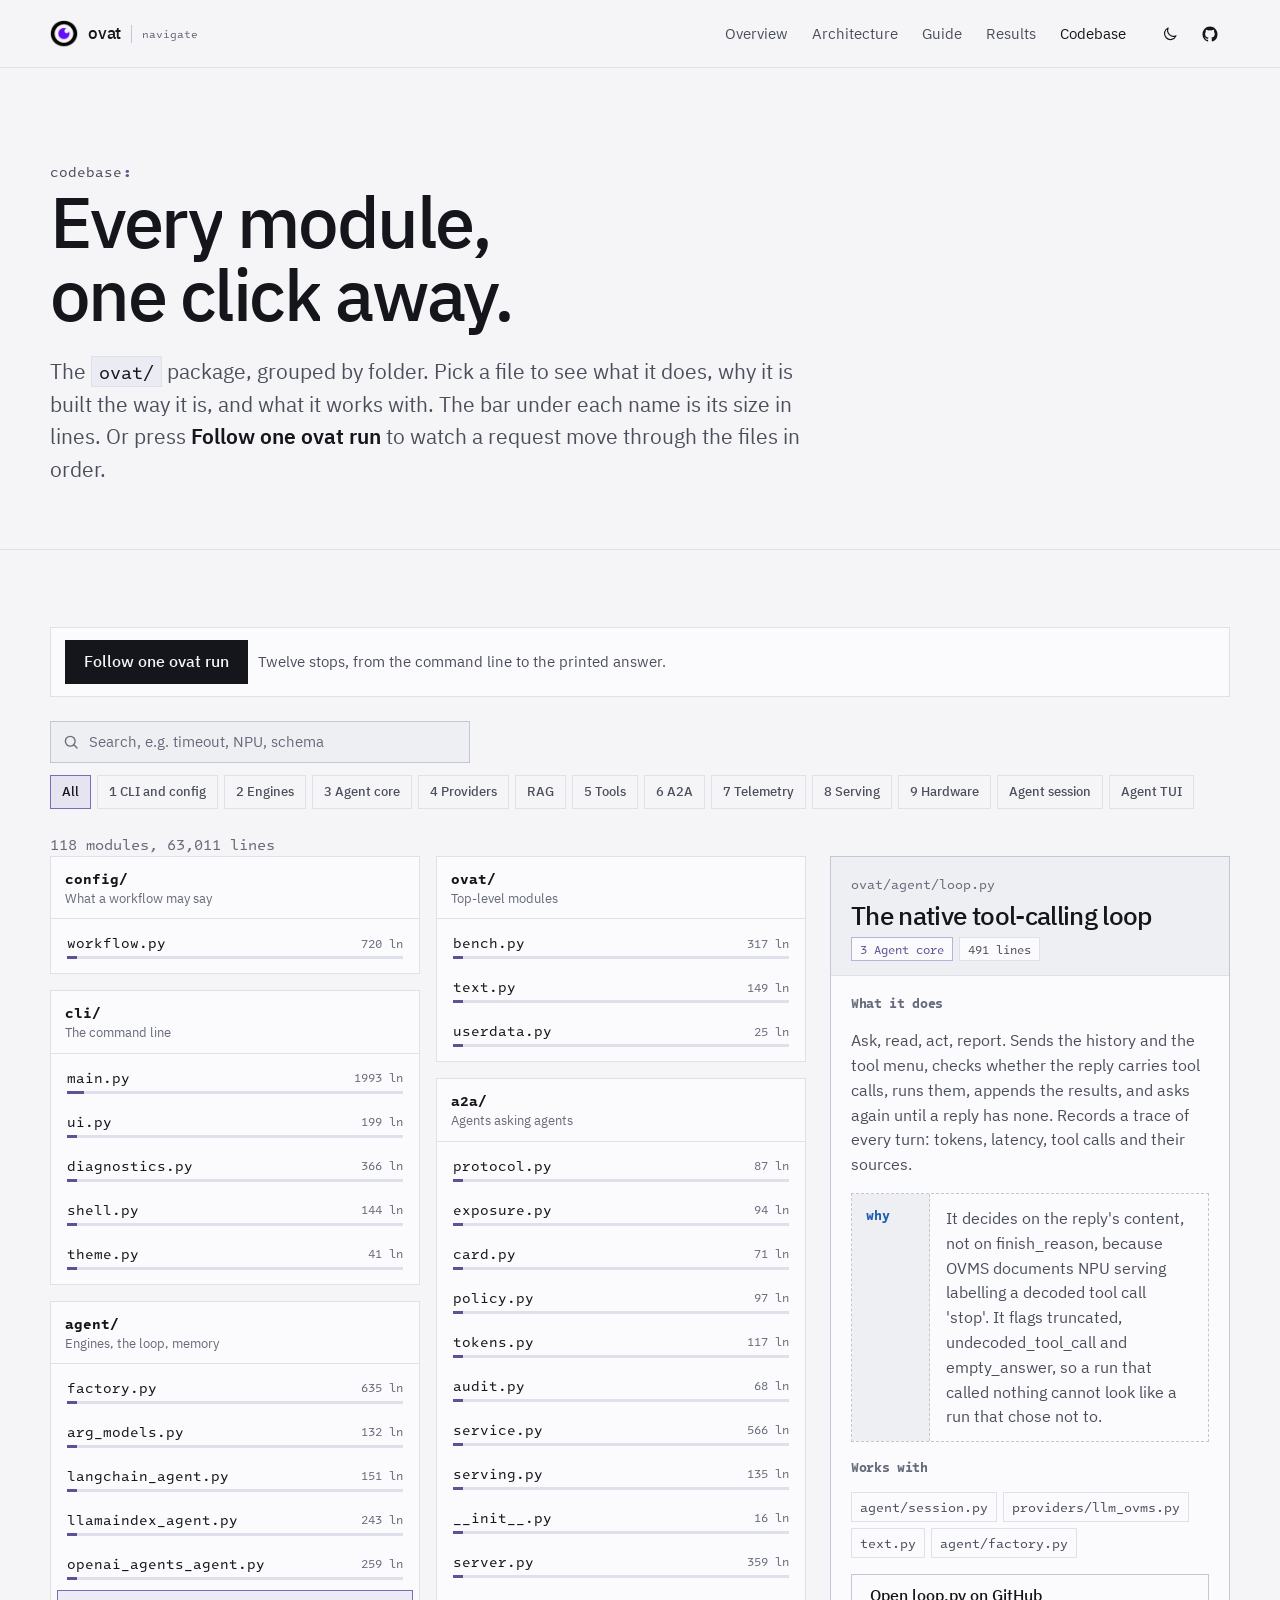
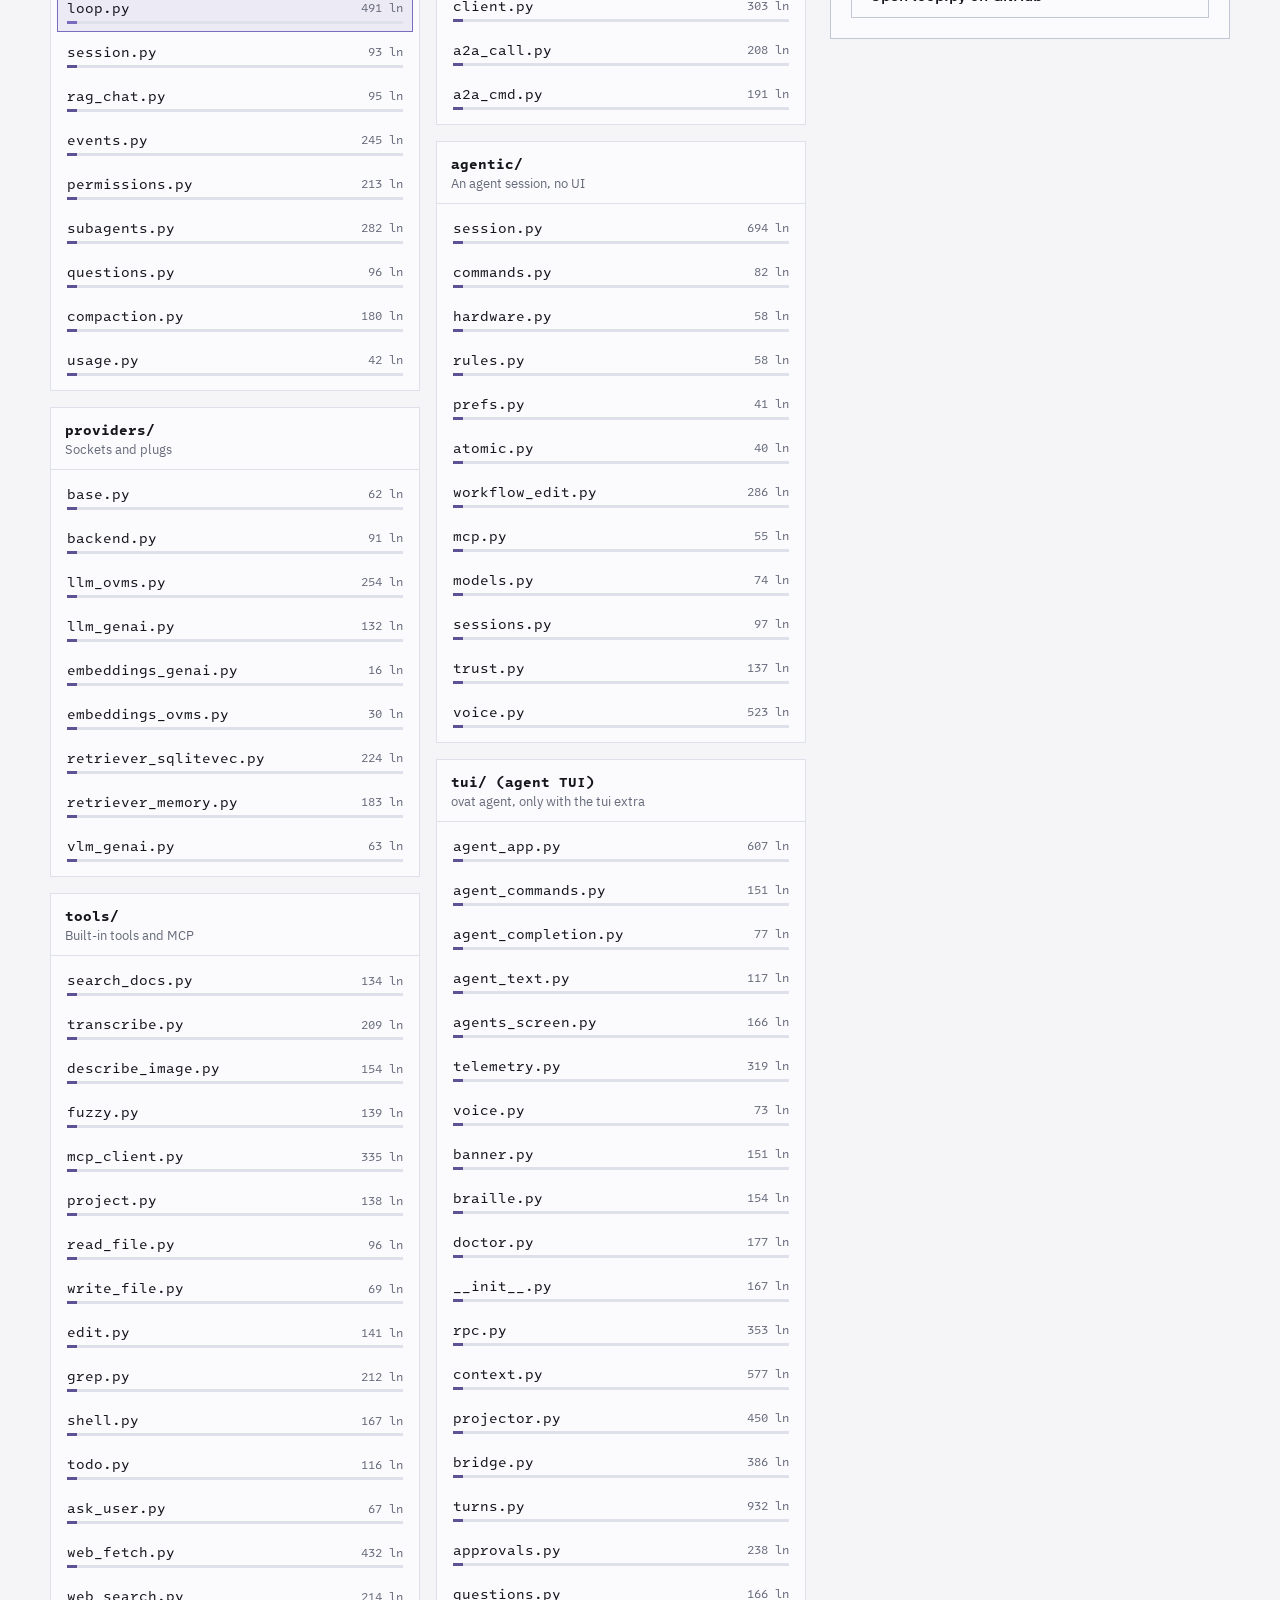
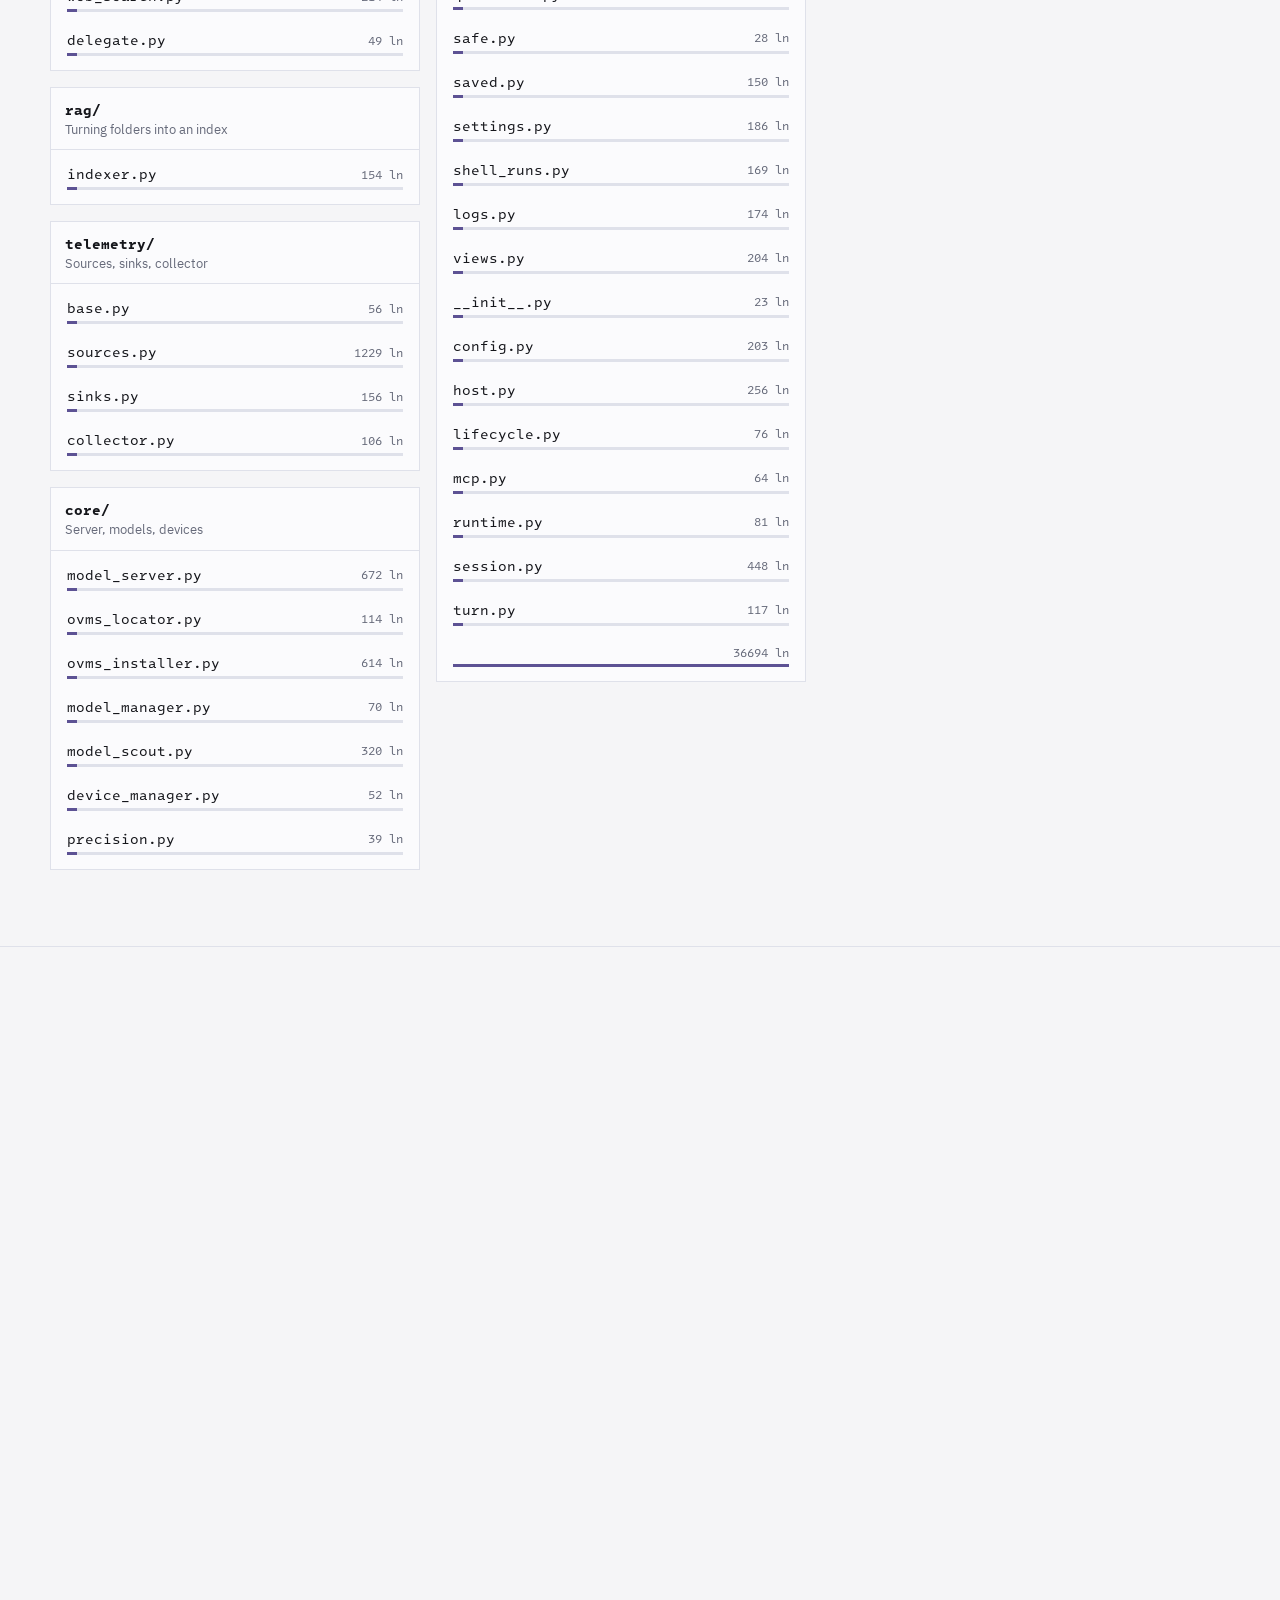
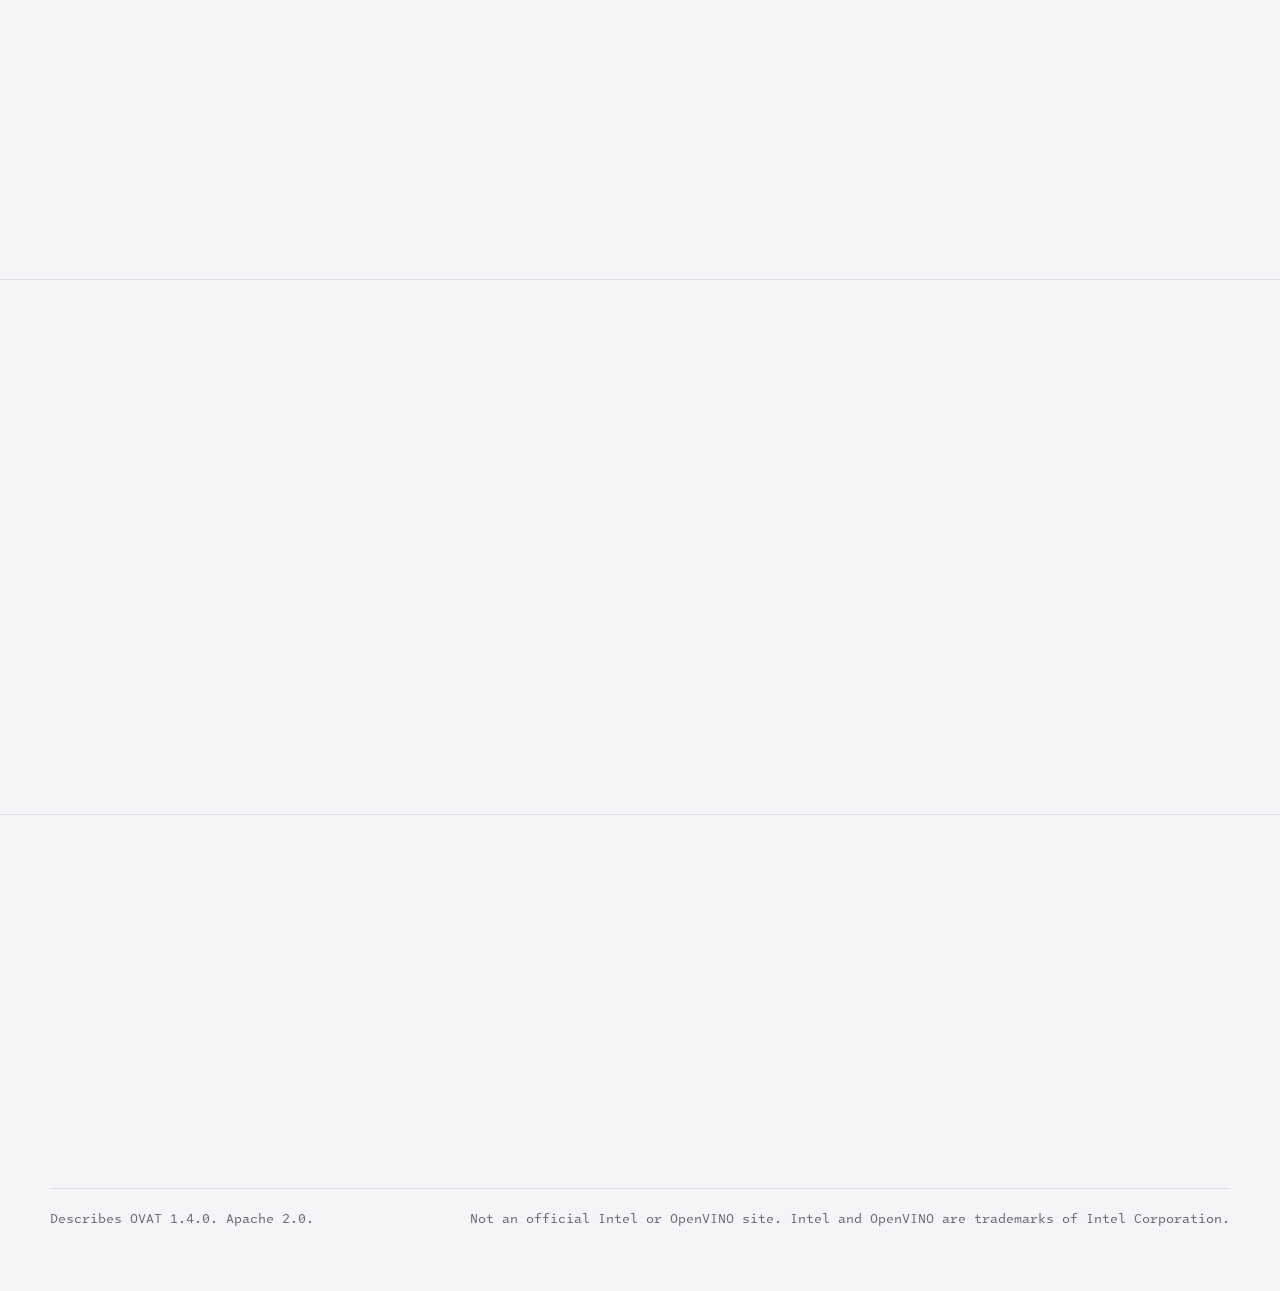
<file: codebase.html>
<!doctype html>
<html lang="en">
<head>
<meta charset="utf-8">
<meta name="viewport" content="width=device-width, initial-scale=1, viewport-fit=cover">
<meta http-equiv="Content-Security-Policy" content="default-src 'self'; script-src 'self'; style-src 'self'; img-src 'self'; font-src 'self'; connect-src 'none'; media-src 'self'; object-src 'none'; frame-src 'none'; worker-src 'none'; manifest-src 'self'; base-uri 'none'; form-action 'none'; upgrade-insecure-requests">
<meta name="referrer" content="no-referrer">
<meta name="color-scheme" content="dark light">
<meta name="theme-color" content="#f5f5f7" media="(prefers-color-scheme: light)">
<meta name="theme-color" content="#111216" media="(prefers-color-scheme: dark)">
<title>OVAT Codebase Map</title>
<meta name="description" content="An interactive map of every module in the ovat Python package: what each file does, why it is built that way, what it works with, and a link to it on GitHub.">
<link rel="canonical" href="https://lagmator22.github.io/ovat-navigate/codebase">
<meta property="og:type" content="website">
<meta property="og:title" content="OVAT Codebase Map">
<meta property="og:description" content="An interactive map of every module in the ovat Python package: what each file does, why it is built that way, what it works with, and a link to it on GitHub.">
<meta property="og:url" content="https://lagmator22.github.io/ovat-navigate/codebase">
<link rel="icon" href="favicon.png" type="image/png">
<link rel="apple-touch-icon" href="apple-touch-icon.png">
<link rel="preload" href="assets/fonts/ibm-plex-sans-500.woff2" as="font" type="font/woff2" crossorigin>
<link rel="preload" href="assets/fonts/ibm-plex-sans-400.woff2" as="font" type="font/woff2" crossorigin>
<link rel="stylesheet" href="assets/css/site.css?v=56efec55">
<script src="assets/js/theme.js?v=ecc038ea"></script>
<script src="assets/js/site.js?v=73cca493" defer></script>
<script src="assets/js/motion.js?v=047b006c" defer></script>
<script src="assets/js/modules.js?v=2b16fa2d" defer></script>
<script src="assets/js/codebase.js?v=6dd16b1a" defer></script>
</head>
<body class="sheet">
<a class="skip" href="#main">Skip to content</a>
<header class="top">
  <div class="wrap top-inner">
    <a class="brand" href="./" aria-label="OVAT Navigate, home">
      <img class="brand-mark-img logo-dark" src="assets/media/ovat-mark-dark.png" width="28" height="28" alt=""><img class="brand-mark-img logo-light" src="assets/media/ovat-mark-light.png" width="28" height="28" alt="">
      <span class="brand-word">ovat</span>
      <span class="brand-tag">navigate</span>
    </a>
    <nav class="nav" aria-label="Main">
      <ul><li><a href="./">Overview</a></li><li><a href="architecture">Architecture</a></li><li><a href="guide">Guide</a></li><li><a href="results">Results</a></li><li><a href="codebase" aria-current="page">Codebase</a></li></ul>
    </nav>
    <div class="top-actions">
      <button class="icon-btn" id="theme-toggle" type="button" aria-pressed="false" aria-label="Switch to light theme"><svg class="theme-ico-dark" viewBox="0 0 24 24" fill="none" stroke="currentColor" stroke-width="1.6" stroke-linecap="round" aria-hidden="true"><circle cx="12" cy="12" r="4.2"/><path d="M12 2.5v2.2M12 19.3v2.2M4.6 4.6l1.6 1.6M17.8 17.8l1.6 1.6M2.5 12h2.2M19.3 12h2.2M4.6 19.4l1.6-1.6M17.8 6.2l1.6-1.6"/></svg><svg class="theme-ico-light" viewBox="0 0 24 24" fill="none" stroke="currentColor" stroke-width="1.6" stroke-linecap="round" stroke-linejoin="round" aria-hidden="true"><path d="M20 14.5A8 8 0 0 1 9.5 4a8 8 0 1 0 10.5 10.5z"/></svg></button>
      <a class="icon-btn" href="https://github.com/Lagmator22/ovat" rel="noopener" aria-label="OVAT on GitHub"><svg viewBox="0 0 24 24" fill="currentColor" aria-hidden="true"><path d="M12 2C6.5 2 2 6.6 2 12.2c0 4.5 2.9 8.3 6.8 9.7.5.1.7-.2.7-.5v-1.7c-2.8.6-3.4-1.4-3.4-1.4-.5-1.2-1.1-1.5-1.1-1.5-.9-.6.1-.6.1-.6 1 .1 1.5 1.1 1.5 1.1.9 1.6 2.4 1.1 2.9.8.1-.7.4-1.1.6-1.4-2.2-.3-4.6-1.1-4.6-5 0-1.1.4-2 1-2.7-.1-.3-.4-1.3.1-2.7 0 0 .8-.3 2.8 1a9.4 9.4 0 0 1 5 0c1.9-1.3 2.8-1 2.8-1 .5 1.4.2 2.4.1 2.7.6.7 1 1.6 1 2.7 0 3.9-2.4 4.7-4.6 5 .4.3.7.9.7 1.9v2.8c0 .3.2.6.7.5A10.2 10.2 0 0 0 22 12.2C22 6.6 17.5 2 12 2z"/></svg></a>
    </div>
  </div>
  <div class="track" aria-hidden="true"></div>
  <canvas class="sprite walker" width="16" height="16" data-robot aria-hidden="true"></canvas>
</header>
<main id="main">
<section class="page-hero">
  <div class="wrap">
    <p class="eyebrow">codebase</p>
    <h1 class="display">Every module,<br><span class="soft">one click away.</span></h1>
    <p class="lede">The <code>ovat/</code> package, grouped by folder. Pick a file to see what it does, why it is built the way it is, and what it works with. The bar under each name is its size in lines. Or press <strong>Follow one ovat run</strong> to watch a request move through the files in order.</p>
  </div>
</section>

<section class="section tight cb-section" aria-label="Codebase navigator">
  <div class="wrap" id="navigator">
    <div class="trace-bar">
      <button class="btn btn-primary" id="trace-btn" type="button" aria-pressed="false">Follow one ovat run</button>
      <p id="trace-text" aria-live="polite">Twelve stops, from the command line to the printed answer.</p>
    </div>
    <div class="nav-tools">
      <div class="search">
        <label class="sr-only" for="mod-search">Search modules</label>
        <svg viewBox="0 0 24 24" fill="none" stroke="currentColor" stroke-width="1.8" stroke-linecap="round" aria-hidden="true"><circle cx="11" cy="11" r="6.5"/><path d="M20 20l-4.2-4.2"/></svg>
        <input id="mod-search" type="search" placeholder="Search, e.g. timeout, NPU, schema" autocomplete="off" spellcheck="false">
      </div>
      <div class="chips" id="layer-chips" role="group" aria-label="Filter by layer"></div>
    </div>
    <p class="faint small mono cb-count" id="mod-count" aria-live="polite"></p>
    <div class="navigator">
      <div class="pkgs" id="pkgs"></div>
      <aside class="detail" id="detail" aria-live="polite">
        <div class="detail-body"><p>Pick a module on the left.</p></div>
      </aside>
    </div>
    <noscript>
      <div class="callout" data-tag="no js"><p>The interactive map needs JavaScript. The same information is in the <a href="https://github.com/Lagmator22/ovat/blob/main/docs/ARCHITECTURE.md#file-map">file map in ARCHITECTURE.md</a>, and the code is browsable at <a href="https://github.com/Lagmator22/ovat/tree/main/ovat">github.com/Lagmator22/ovat/tree/main/ovat</a>.</p></div>
    </noscript>
  </div>
</section>

<section class="section" aria-labelledby="sizes-t">
  <div class="wrap">
    <div class="section-head">
      <h2 class="h2" id="sizes-t">Most files are small</h2>
      <p class="lede">The same 117 modules by length, with the copied terminal client left out. 101 are under 400 lines. The two over 1,000 are the command line and the telemetry sources.</p>
    </div>
    <div class="chart">
      <div class="plot-wrap" data-dur="3000"><svg class="plot" viewBox="0 0 640 320" role="img" aria-labelledby="c-mhist-t c-mhist-d"><title id="c-mhist-t">How long each module is</title><desc id="c-mhist-d">117 modules. Most are under 400 lines; two are over 1,000. The copied terminal client is left out.</desc><line class="gr" x1="64" y1="268.0" x2="616" y2="268.0"/><text x="54" y="272.0" text-anchor="end">0</text><line class="gr" x1="64" y1="207.0" x2="616" y2="207.0"/><text x="54" y="211.0" text-anchor="end">20</text><line class="gr" x1="64" y1="146.0" x2="616" y2="146.0"/><text x="54" y="150.0" text-anchor="end">40</text><line class="gr" x1="64" y1="85.0" x2="616" y2="85.0"/><text x="54" y="89.0" text-anchor="end">60</text><line class="gr" x1="64" y1="24.0" x2="616" y2="24.0"/><text x="54" y="28.0" text-anchor="end">80</text><line class="ax" x1="64.0" y1="268" x2="64.0" y2="273"/><text x="64.0" y="288" text-anchor="middle">0</text><line class="ax" x1="174.4" y1="268" x2="174.4" y2="273"/><text x="174.4" y="288" text-anchor="middle">400</text><line class="ax" x1="284.8" y1="268" x2="284.8" y2="273"/><text x="284.8" y="288" text-anchor="middle">800</text><line class="ax" x1="395.2" y1="268" x2="395.2" y2="273"/><text x="395.2" y="288" text-anchor="middle">1200</text><line class="ax" x1="505.6" y1="268" x2="505.6" y2="273"/><text x="505.6" y="288" text-anchor="middle">1600</text><line class="ax" x1="616.0" y1="268" x2="616.0" y2="273"/><text x="616.0" y="288" text-anchor="middle">2000</text><line class="ax" x1="64" y1="24" x2="64" y2="268"/><line class="ax" x1="64" y1="268" x2="616" y2="268"/><text x="340" y="312" text-anchor="middle">lines in the module</text><text x="14" y="146" text-anchor="middle" transform="rotate(-90 14 146)">modules</text><rect class="mk bar" data-i="0" x="65.5" y="36.2" width="52.2" height="231.8"><title>0 to 199: 76</title></rect><text class="mk val" data-i="0" x="91.6" y="30.2" text-anchor="middle">76</text><rect class="mk bar" data-i="1" x="120.7" y="191.8" width="52.2" height="76.2"><title>200 to 399: 25</title></rect><text class="mk val" data-i="1" x="146.8" y="185.8" text-anchor="middle">25</text><rect class="mk bar" data-i="2" x="175.9" y="246.7" width="52.2" height="21.3"><title>400 to 599: 7</title></rect><text class="mk val" data-i="2" x="202.0" y="240.7" text-anchor="middle">7</text><rect class="mk bar" data-i="3" x="231.1" y="249.7" width="52.2" height="18.3"><title>600 to 799: 6</title></rect><text class="mk val" data-i="3" x="257.2" y="243.7" text-anchor="middle">6</text><rect class="mk bar" data-i="4" x="286.3" y="264.9" width="52.2" height="3.1"><title>800 to 999: 1</title></rect><text class="mk val" data-i="4" x="312.4" y="258.9" text-anchor="middle">1</text><rect class="mk bar" data-i="6" x="396.7" y="264.9" width="52.2" height="3.1"><title>1200 to 1399: 1</title></rect><text class="mk val" data-i="6" x="422.8" y="258.9" text-anchor="middle">1</text><rect class="mk bar" data-i="9" x="562.3" y="264.9" width="52.2" height="3.1"><title>1800 to 1999: 1</title></rect><text class="mk val" data-i="9" x="588.4" y="258.9" text-anchor="middle">1</text></svg></div>
      <div class="chart-foot"><p>Line counts are <code>wc -l</code> at OVAT 1.4.0, the same numbers as the bars in the map above.</p></div>
    </div>
  </div>
</section>

<section class="section" aria-labelledby="outside-t">
  <div class="wrap">
    <div class="section-head">
      <h2 class="h2" id="outside-t">The rest of the repository</h2>
    </div>
    <div class="rules3 rules4">
      <div><h3 class="h4"><a href="https://github.com/Lagmator22/ovat/tree/main/tests" rel="noopener">tests/</a></h3><p>1,400 test functions (1,577 collected cases), no server needed. <code>live</code> tests need OVMS and <code>rag</code> tests need the embedder; both skip themselves. The UI is tested headless.</p></div>
      <div><h3 class="h4"><a href="https://github.com/Lagmator22/ovat/tree/main/examples" rel="noopener">examples/</a></h3><p>Runnable configs: minimal, rag, react, audio-multimodal, document-qa, document-qa-npu, plano, agent (the agent TUI, subagents and A2A) and coding (the agent TUI on your own project). Each folder has its own README.</p></div>
      <div><h3 class="h4"><a href="https://github.com/Lagmator22/ovat/tree/main/docs" rel="noopener">docs/</a></h3><p><code>ARCHITECTURE.md</code>, the design record; the workflow reference, generated from the schema so it cannot drift; and the agent TUI walk-through.</p></div>
      <div><h3 class="h4"><a href="https://github.com/Lagmator22/ovat/blob/main/AGENTS.md" rel="noopener">AGENTS.md</a></h3><p>Contributor rules and the list of landmines: each one cost a whole session once, with the measurement that found it.</p></div>
    </div>
  </div>
</section>
</main>
<footer class="foot">
  <div class="wrap">
    <div class="foot-grid">
      <div>
        <a class="foot-logo" href="./" aria-label="OVAT Navigate, home">
          <img class="logo-dark" src="assets/media/ovat-logo-dark.png" width="900" height="235" alt="OpenVINO Agentic Toolkit for AIPC">
          <img class="logo-light" src="assets/media/ovat-logo-light.png" width="900" height="235" alt="OpenVINO Agentic Toolkit for AIPC">
        </a>
        <p class="foot-about">A visual guide to the OpenVINO Agentic Toolkit, a Google Summer of Code 2026 project for OpenVINO by <a href="https://gurman.is-a.dev/" rel="noopener">Gurman Singh</a> (<a href="https://github.com/Lagmator22" rel="noopener">Lagmator22</a>). Every fact here comes from the OVAT source and its design notes.</p>
        <div class="made-for">
          <picture>
            <source srcset="assets/media/intel-static.png" media="(prefers-reduced-motion: reduce)">
            <img src="assets/media/intel.gif" width="800" height="600" loading="lazy" alt="The Intel logo">
          </picture>
          <p class="faint">Built for Intel AI PCs: a Core Ultra CPU, an Arc GPU and an NPU. This is the Intel mark OVAT's own terminal UI shows.</p>
        </div>
      </div>
      <div>
        <h2>This site</h2>
        <ul>
          <li><a href="architecture">Architecture</a></li>
          <li><a href="guide">Guide</a></li>
          <li><a href="results">Measured results</a></li>
          <li><a href="codebase">Codebase map</a></li>
        </ul>
      </div>
      <div>
        <h2>Project</h2>
        <ul>
          <li><a href="https://github.com/Lagmator22/ovat" rel="noopener">Source on GitHub</a></li>
          <li><a href="https://pypi.org/project/ovat/" rel="noopener">ovat on PyPI</a></li>
          <li><a href="https://github.com/Lagmator22/ovat/blob/main/docs/ARCHITECTURE.md" rel="noopener">ARCHITECTURE.md</a></li>
          <li><a href="https://github.com/Lagmator22/ovat/blob/main/docs/workflow_yaml_reference.md" rel="noopener">workflow.yml reference</a></li>
        </ul>
      </div>
      <div>
        <h2>About</h2>
        <ul>
          <li><a href="https://github.com/Lagmator22/ovat-navigate" rel="noopener">Site source</a></li>
          <li><a href="https://github.com/Lagmator22/ovat-navigate/blob/main/SECURITY.md" rel="noopener">Security</a></li>
          <li><a href="https://github.com/Lagmator22/ovat-navigate/tree/main/assets/fonts" rel="noopener">Font licenses</a></li>
        </ul>
      </div>
    </div>
    <div class="foot-base">
      <span>Describes OVAT 1.4.0. Apache 2.0.</span>
      <span>Not an official Intel or OpenVINO site. Intel and OpenVINO are trademarks of Intel Corporation.</span>
    </div>
  </div>
</footer>
</body>
</html>
</file>
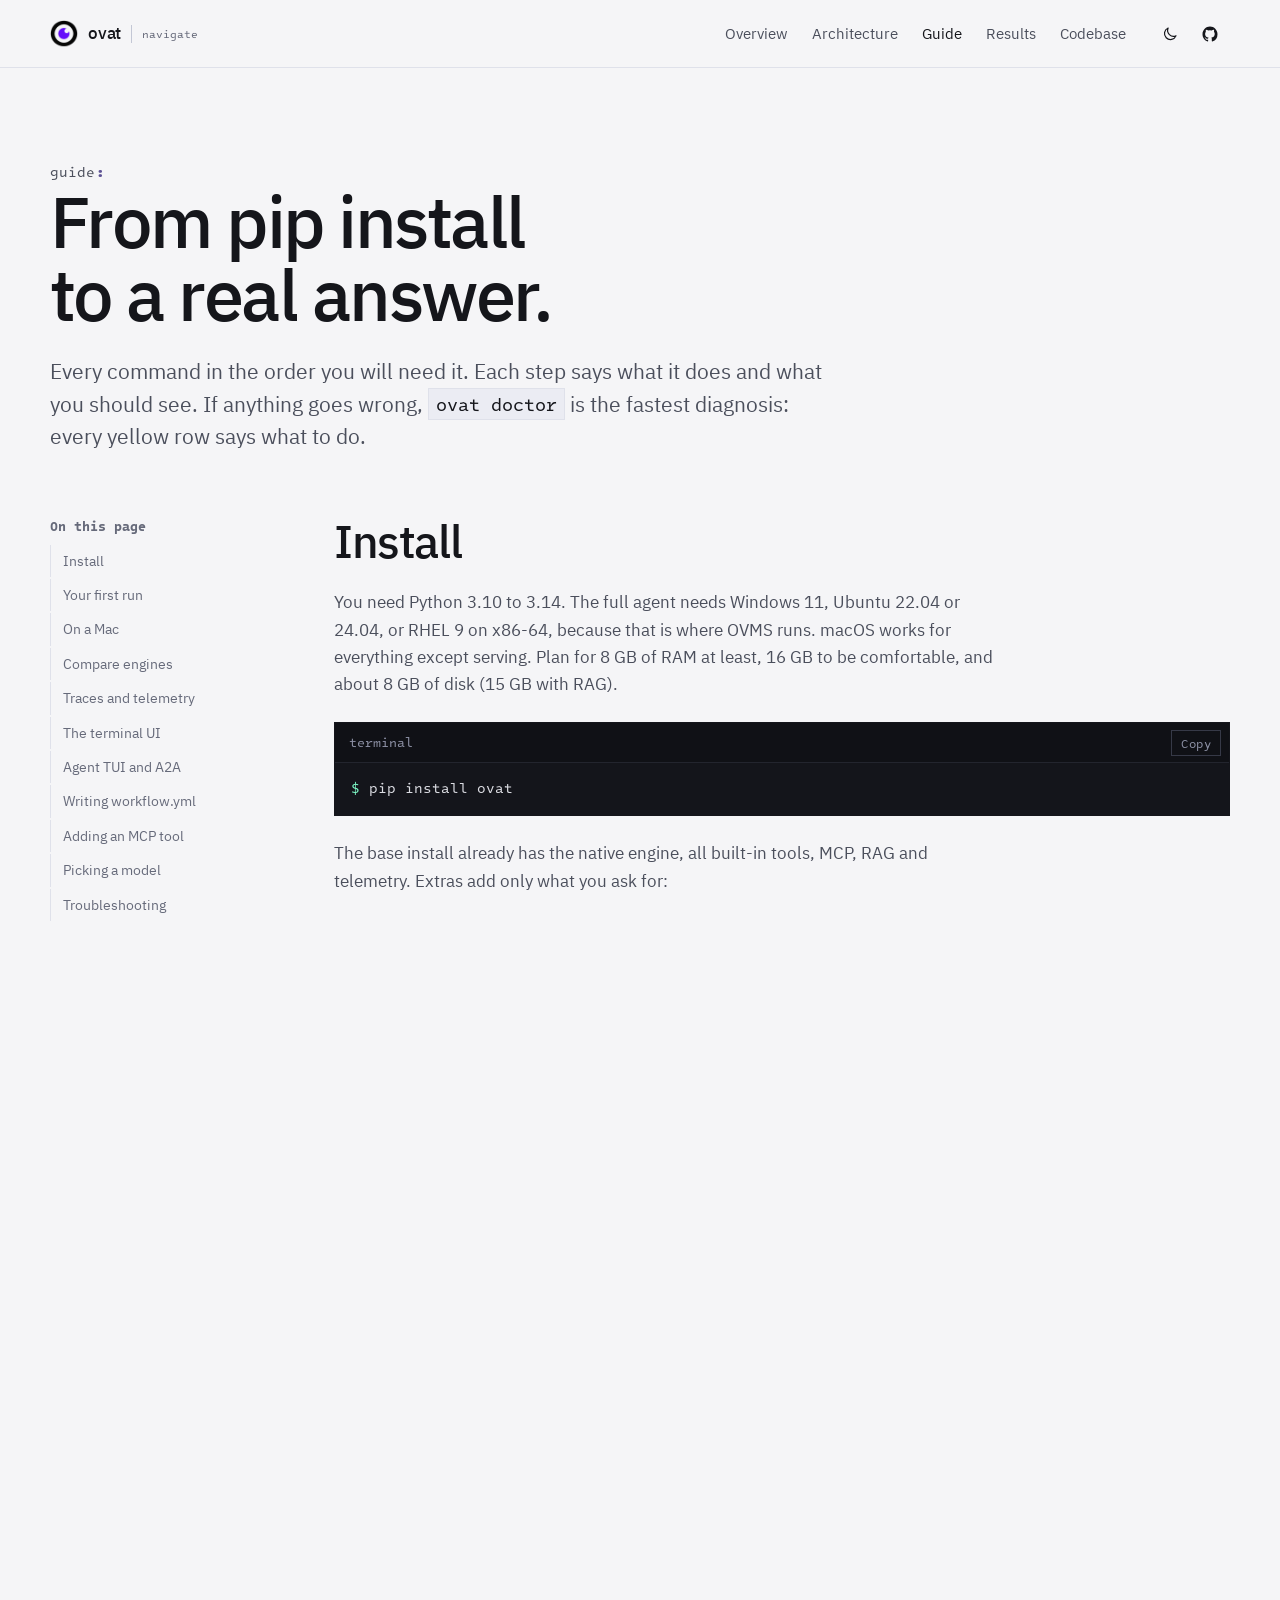
<file: guide.html>
<!doctype html>
<html lang="en">
<head>
<meta charset="utf-8">
<meta name="viewport" content="width=device-width, initial-scale=1, viewport-fit=cover">
<meta http-equiv="Content-Security-Policy" content="default-src 'self'; script-src 'self'; style-src 'self'; img-src 'self'; font-src 'self'; connect-src 'none'; media-src 'self'; object-src 'none'; frame-src 'none'; worker-src 'none'; manifest-src 'self'; base-uri 'none'; form-action 'none'; upgrade-insecure-requests">
<meta name="referrer" content="no-referrer">
<meta name="color-scheme" content="dark light">
<meta name="theme-color" content="#f5f5f7" media="(prefers-color-scheme: light)">
<meta name="theme-color" content="#111216" media="(prefers-color-scheme: dark)">
<title>OVAT Guide</title>
<meta name="description" content="Install OVAT, start the model server, run your first agent, chat locally on a Mac, compare engines, use the agent TUI, write workflow.yml and add an MCP tool.">
<link rel="canonical" href="https://lagmator22.github.io/ovat-navigate/guide">
<meta property="og:type" content="website">
<meta property="og:title" content="OVAT Guide">
<meta property="og:description" content="Install OVAT, start the model server, run your first agent, chat locally on a Mac, compare engines, use the agent TUI, write workflow.yml and add an MCP tool.">
<meta property="og:url" content="https://lagmator22.github.io/ovat-navigate/guide">
<link rel="icon" href="favicon.png" type="image/png">
<link rel="apple-touch-icon" href="apple-touch-icon.png">
<link rel="preload" href="assets/fonts/ibm-plex-sans-500.woff2" as="font" type="font/woff2" crossorigin>
<link rel="preload" href="assets/fonts/ibm-plex-sans-400.woff2" as="font" type="font/woff2" crossorigin>
<link rel="stylesheet" href="assets/css/site.css?v=56efec55">
<script src="assets/js/theme.js?v=ecc038ea"></script>
<script src="assets/js/site.js?v=73cca493" defer></script>
<script src="assets/js/motion.js?v=047b006c" defer></script>
</head>
<body class="sheet">
<a class="skip" href="#main">Skip to content</a>
<header class="top">
  <div class="wrap top-inner">
    <a class="brand" href="./" aria-label="OVAT Navigate, home">
      <img class="brand-mark-img logo-dark" src="assets/media/ovat-mark-dark.png" width="28" height="28" alt=""><img class="brand-mark-img logo-light" src="assets/media/ovat-mark-light.png" width="28" height="28" alt="">
      <span class="brand-word">ovat</span>
      <span class="brand-tag">navigate</span>
    </a>
    <nav class="nav" aria-label="Main">
      <ul><li><a href="./">Overview</a></li><li><a href="architecture">Architecture</a></li><li><a href="guide" aria-current="page">Guide</a></li><li><a href="results">Results</a></li><li><a href="codebase">Codebase</a></li></ul>
    </nav>
    <div class="top-actions">
      <button class="icon-btn" id="theme-toggle" type="button" aria-pressed="false" aria-label="Switch to light theme"><svg class="theme-ico-dark" viewBox="0 0 24 24" fill="none" stroke="currentColor" stroke-width="1.6" stroke-linecap="round" aria-hidden="true"><circle cx="12" cy="12" r="4.2"/><path d="M12 2.5v2.2M12 19.3v2.2M4.6 4.6l1.6 1.6M17.8 17.8l1.6 1.6M2.5 12h2.2M19.3 12h2.2M4.6 19.4l1.6-1.6M17.8 6.2l1.6-1.6"/></svg><svg class="theme-ico-light" viewBox="0 0 24 24" fill="none" stroke="currentColor" stroke-width="1.6" stroke-linecap="round" stroke-linejoin="round" aria-hidden="true"><path d="M20 14.5A8 8 0 0 1 9.5 4a8 8 0 1 0 10.5 10.5z"/></svg></button>
      <a class="icon-btn" href="https://github.com/Lagmator22/ovat" rel="noopener" aria-label="OVAT on GitHub"><svg viewBox="0 0 24 24" fill="currentColor" aria-hidden="true"><path d="M12 2C6.5 2 2 6.6 2 12.2c0 4.5 2.9 8.3 6.8 9.7.5.1.7-.2.7-.5v-1.7c-2.8.6-3.4-1.4-3.4-1.4-.5-1.2-1.1-1.5-1.1-1.5-.9-.6.1-.6.1-.6 1 .1 1.5 1.1 1.5 1.1.9 1.6 2.4 1.1 2.9.8.1-.7.4-1.1.6-1.4-2.2-.3-4.6-1.1-4.6-5 0-1.1.4-2 1-2.7-.1-.3-.4-1.3.1-2.7 0 0 .8-.3 2.8 1a9.4 9.4 0 0 1 5 0c1.9-1.3 2.8-1 2.8-1 .5 1.4.2 2.4.1 2.7.6.7 1 1.6 1 2.7 0 3.9-2.4 4.7-4.6 5 .4.3.7.9.7 1.9v2.8c0 .3.2.6.7.5A10.2 10.2 0 0 0 22 12.2C22 6.6 17.5 2 12 2z"/></svg></a>
    </div>
  </div>
  <div class="track" aria-hidden="true"></div>
  <canvas class="sprite walker" width="16" height="16" data-robot aria-hidden="true"></canvas>
</header>
<main id="main">
<section class="page-hero">
  <div class="wrap">
    <p class="eyebrow">guide</p>
    <h1 class="display">From <span class="lit">pip install</span><br>to a real answer.</h1>
    <p class="lede">Every command in the order you will need it. Each step says what it does and what you should see. If anything goes wrong, <code>ovat doctor</code> is the fastest diagnosis: every yellow row says what to do.</p>
  </div>
</section>

<div class="wrap with-toc">
  <nav class="toc" aria-label="On this page">
    <p>On this page</p>
    <a href="#install">Install</a>
    <a href="#first-run">Your first run</a>
    <a href="#mac">On a Mac</a>
    <a href="#bench">Compare engines</a>
    <a href="#telemetry">Traces and telemetry</a>
    <a href="#tui">The terminal UI</a>
    <a href="#agent">Agent TUI and A2A</a>
    <a href="#yaml">Writing workflow.yml</a>
    <a href="#mcp">Adding an MCP tool</a>
    <a href="#models">Picking a model</a>
    <a href="#trouble">Troubleshooting</a>
  </nav>

  <div class="arch-body">
    <section class="arch-sec" id="install" aria-labelledby="install-t">
      <h2 class="h2" id="install-t">Install</h2>
      <div class="prose">
        <p>You need Python 3.10 to 3.14. The full agent needs Windows 11, Ubuntu 22.04 or 24.04, or RHEL 9 on x86-64, because that is where OVMS runs. macOS works for everything except serving. Plan for 8 GB of RAM at least, 16 GB to be comfortable, and about 8 GB of disk (15 GB with RAG).</p>
      </div>
      <div class="code">
        <div class="code-head"><span>terminal</span><button class="copy-btn" type="button" data-copy="pip install ovat" aria-label="Copy"><span class="copy-label">Copy</span></button></div>
<pre><code><span class="p">$</span> pip install ovat</code></pre>
      </div>
      <div class="prose"><p>The base install already has the native engine, all built-in tools, MCP, RAG and telemetry. Extras add only what you ask for:</p></div>
      <div class="table-wrap">
        <table>
          <caption class="sr-only">Optional extras</caption>
          <thead><tr><th scope="col">Extra</th><th scope="col">Gives you</th></tr></thead>
          <tbody>
            <tr><td><code>langchain</code> <code>llamaindex</code> <code>openai-agents</code></td><td>The matching <code>agent.type</code></td></tr>
            <tr><td><code>tui</code></td><td>The full-screen terminal UI (<code>ovat</code> with no arguments)</td></tr>
            <tr><td><code>convert</code></td><td><code>optimum-cli</code>, to convert Hugging Face models to OpenVINO IR (needed for the RAG embedder)</td></tr>
            <tr><td><code>dev</code></td><td>Every framework above, plus pytest</td></tr>
          </tbody>
        </table>
      </div>
      <div class="code">
        <div class="code-head"><span>everything at once</span><button class="copy-btn" type="button" data-copy='pip install "ovat[langchain,llamaindex,openai-agents,tui]"' aria-label="Copy"><span class="copy-label">Copy</span></button></div>
<pre><code><span class="p">$</span> pip install <span class="s">"ovat[langchain,llamaindex,openai-agents,tui]"</span></code></pre>
      </div>
      <div class="callout" data-tag="linux"><p><strong>Linux needs two system packages first.</strong> A minimal image has no Python, and OVMS needs <code>libxml2</code>. On Ubuntu: <code>sudo apt install -y python3 python3-venv python3-pip libxml2 curl</code>. On RHEL 9: <code>sudo dnf install -y python3 python3-pip libxml2 curl</code>.</p></div>
      <div class="callout" data-tag="drivers"><p><strong>Using a GPU or NPU?</strong> Update the driver first. An old driver usually shows up as the device being missing from <code>ovat doctor</code>, not as an error. On Windows also install the Visual C++ Redistributable, which OVMS needs to start at all.</p></div>
    </section>

    <section class="arch-sec" id="first-run" aria-labelledby="first-t">
      <h2 class="h2" id="first-t">Your first run</h2>
      <ol class="guide-steps">
        <li class="guide-step"><div>
          <h3 class="h3">Install the model server, once</h3>
          <div class="code"><div class="code-head"><span>terminal</span></div><pre><code><span class="p">$</span> ovat setup</code></pre></div>
          <p>Picks the right OVMS archive for your OS, checks its SHA-256, and unpacks it into <code>~/.ovat/ovms</code>. No <code>PATH</code> edit, no environment variable. Running it again does nothing. On macOS it explains that there is no build and what to use instead.</p>
        </div></li>
        <li class="guide-step"><div>
          <h3 class="h3">Write a starter config</h3>
          <div class="code"><div class="code-head"><span>terminal</span></div><pre><code><span class="p">$</span> ovat init workflow.yml</code></pre></div>
          <p>Writes a <code>workflow.yml</code> tuned to this machine, with the device it detected.</p>
        </div></li>
        <li class="guide-step"><div>
          <h3 class="h3">Check the machine and the config</h3>
          <div class="code"><div class="code-head"><span>terminal</span></div><pre><code><span class="p">$</span> ovat doctor workflow.yml</code></pre></div>
          <p>A table of checks: Python, dependencies, OpenVINO devices, device routing, OVMS, and your config. Green is fine, yellow is a heads-up with the fix written next to it, red needs fixing.</p>
          <figure class="shot"><img src="assets/media/doctor-rag.webp" width="1400" height="788" loading="lazy" decoding="async" alt="ovat doctor on the AI PC for the RAG example: twelve checks, all ok, including CPU, GPU and NPU detected, all three framework engines installed, OVMS found where ovat setup put it, and OVMS reachable."><figcaption>On the Intel AI PC, for <code>examples/rag/workflow.yml</code>: 12 ok, all clear.</figcaption></figure>
        </div></li>
        <li class="guide-step"><div>
          <h3 class="h3">Prove the wiring, with no server</h3>
          <div class="code"><div class="code-head"><span>terminal</span></div><pre><code><span class="p">$</span> ovat run workflow.yml --dry-run
<span class="t-ok-c">Built agent</span>  model=Qwen3.5-4B-int4-ov  tools=['search_docs', 'transcribe']  max_iterations=10
<span class="t-warn-c">dry-run:</span> not calling the model.</code></pre></div>
          <p>Builds the whole agent and stops before calling the model. Works on any machine, including a Mac.</p>
        </div></li>
        <li class="guide-step"><div>
          <h3 class="h3">Start OVMS</h3>
          <div class="code"><div class="code-head"><span>terminal</span></div><pre><code><span class="p">$</span> ovat serve workflow.yml</code></pre></div>
          <p>The first time, this downloads the model: 3.5 GB for the default. It shows elapsed time and only gives up after five minutes with no progress at all, so a slow connection is fine. When OVMS is ready, the prompt comes back and the server keeps running in the background. Its process ID is saved in <code>ovms.pid</code> and its log in <code>ovms.log</code>.</p>
        </div></li>
        <li class="guide-step"><div>
          <h3 class="h3">Ask something</h3>
          <div class="code"><div class="code-head"><span>terminal</span></div><pre><code><span class="p">$</span> ovat run workflow.yml -i <span class="s">"summarise my notes"</span></code></pre></div>
          <p>The first line says which engine ran. Then comes the answer, and, when a document search ran, a <code>sources:</code> line that OVAT prints from the tool results itself. Add <code>--react</code>, <code>--llamaindex</code> or <code>--openai-sdk</code> to try another engine without editing the file.</p>
        </div></li>
        <li class="guide-step"><div>
          <h3 class="h3">Give it your documents</h3>
          <div class="code"><div class="code-head"><span>terminal</span></div><pre><code><span class="c"># the embedder is the one model you convert yourself</span>
<span class="p">$</span> pip install <span class="s">"ovat[convert]"</span>
<span class="p">$</span> optimum-cli export openvino --model BAAI/bge-small-en-v1.5 \
    --task feature-extraction models/bge-small-en-v1.5

<span class="p">$</span> ovat index ./my-notes workflow.yml</code></pre></div>
          <p>Reads every .txt and .md file in the folder, slices it into chunks, embeds them and stores them in the file named by <code>rag.retriever.db_path</code>. Run it again after editing documents: <code>run</code> and <code>chat</code> warn when an indexed file has changed or gone.</p>
        </div></li>
        <li class="guide-step"><div>
          <h3 class="h3">Shut it down</h3>
          <div class="code"><div class="code-head"><span>terminal</span></div><pre><code><span class="p">$</span> ovat serve workflow.yml --stop</code></pre></div>
          <p>Stops the OVMS that <code>serve</code> started, after checking the saved process really is OVMS.</p>
        </div></li>
      </ol>
    </section>

    <section class="arch-sec" id="mac" aria-labelledby="mac-t">
      <h2 class="h2" id="mac-t">On a Mac: chat locally, no server</h2>
      <div class="prose">
        <p>OVMS has no macOS build. <code>openvino_genai</code> does run natively on Apple Silicon, so <code>ovat chat</code> gives you real retrieval-augmented answers on the CPU: it embeds your question, pulls the closest chunks from your index, and has a local model answer from them. It does not call tools; it always retrieves first and then answers once.</p>
      </div>
      <div class="code">
        <div class="code-head"><span>macOS, from a clone of the OVAT repo</span></div>
<pre><code><span class="p">$</span> git clone https://github.com/Lagmator22/ovat.git &amp;&amp; cd ovat
<span class="p">$</span> hf download OpenVINO/Qwen3.5-0.8B-int4-ov --local-dir models/Qwen3.5-0.8B-int4-ov
<span class="p">$</span> pip install <span class="s">"ovat[convert]"</span>
<span class="p">$</span> optimum-cli export openvino --model BAAI/bge-small-en-v1.5 \
    --task feature-extraction models/bge-small-en-v1.5
<span class="p">$</span> ovat index ./examples/rag/docs examples/rag/workflow.yml
<span class="p">$</span> ovat chat examples/rag/workflow.yml -i <span class="s">"What is OVAT's memory budget?"</span></code></pre>
      </div>
      <div class="prose"><p><code>ovat chat</code> finds a local model by itself (in <code>model_search_paths</code>, <code>OVAT_MODELS</code>, <code>./models</code> and <code>~/models</code>), or take one with <code>--model-path</code>. It streams the answer; Ctrl-C stops it. There is no answer length cap unless you set <code>--max-tokens</code>.</p></div>
    </section>

    <section class="arch-sec" id="bench" aria-labelledby="bench-t">
      <h2 class="h2" id="bench-t">Compare the four engines</h2>
      <div class="code">
        <div class="code-head"><span>terminal</span></div>
<pre><code><span class="p">$</span> ovat bench workflow.yml -i <span class="s">"What can you do?"</span> --out report.json
<span class="p">$</span> ovat bench workflow.yml -i <span class="s">"..."</span> --repeat 5     <span class="c"># success rate and medians</span></code></pre>
      </div>
      <figure class="shot"><img src="assets/media/screens/bench-tokens-all-four.webp" width="1058" height="286" loading="lazy" decoding="async" alt="ovat bench on the RAG example on the Intel AI PC, Qwen3.5-4B-int4-ov: native, react, llamaindex and openai-agents all ok. Answer times 18.6, 14.7, 9.7 and 8.0 seconds; peak memory 454.1 to 664.4 MB; tokens in and out 2002/485, 1410/387, 1456/224 and 1418/218; tool calls 2, 1, 1 and 1."><figcaption>The RAG example on the AI PC, Qwen3.5-4B on the GPU. All four engines answer ok, and all four record prompt and completion tokens from OVMS's <code>usage</code> field, plus tool counts. A dash would mean unknown, never zero.</figcaption></figure>
      <div class="prose">
        <p>Each engine runs in its own fresh process, so one engine's memory does not leak into the next one's number. A failing engine becomes a row with the reason written under the table, not a crash.</p>
      </div>
    </section>

    <section class="arch-sec" id="telemetry" aria-labelledby="tel-t2">
      <h2 class="h2" id="tel-t2">Traces and telemetry</h2>
      <div class="code">
        <div class="code-head"><span>terminal</span></div>
<pre><code><span class="p">$</span> ovat run workflow.yml -i <span class="s">"..."</span> --trace trace.json        <span class="c"># one run: turns, tokens, tools, latency</span>
<span class="p">$</span> ovat run workflow.yml -i <span class="s">"..."</span> --telemetry live.jsonl  <span class="c"># sampled while it runs</span>
<span class="p">$</span> ovat telemetry                                            <span class="c"># the machine, live, no run</span></code></pre>
      </div>
      <div class="prose">
        <p>The trace records every turn: the tool calls with their sources, token counts, latency, and the failure flags (<code>truncated</code>, <code>undecoded_tool_call</code>, <code>empty_answer</code>). A failed run still writes its trace and exits non-zero. Unknown values stay <code>null</code>, never 0.</p>
        <p><code>ovat telemetry</code> and the terminal UI's telemetry page read the same sources. On the AI PC every source is live, including Intel's own counters for package and rail power:</p>
      </div>
      <figure class="shot"><img src="assets/media/screens/hero-agent-telemetry-load.webp" width="1720" height="808" loading="lazy" decoding="async" alt="The /telemetry screen in the OVAT terminal UI on an Intel AI PC while a model answers: cards for NPU, KV cache, package power 23.5 W, CPU and RAM, and a table with Intel package and GPU power rows and per-core CPU load."><figcaption><code>/telemetry</code> inside the terminal UI: system, process, NPU, OVMS and Intel sources live while a model runs.</figcaption></figure>
      <div class="prose">
        <p><strong>One caveat on memory:</strong> <code>--trace</code> measures the OVAT process. With OVMS serving, the model lives in the server process. For Qwen3.5-4B that was measured at 4.3 GB steady and 6.5 GB peak, while the trace said about 0.45 GB. On the local <code>ovat chat</code> path the trace is the model.</p>
      </div>
    </section>

    <section class="arch-sec" id="tui" aria-labelledby="tui-t">
      <h2 class="h2" id="tui-t">The terminal UI</h2>
      <div class="prose">
        <p>Install the <code>tui</code> extra (<code>pip install "ovat[tui]"</code>, or <code>"ovat[tui,a2a]"</code> for A2A). Running <code>ovat</code> with no arguments, <code>ovat tui</code>, or <code>ovat agent</code> all open the same interactive terminal UI backed by OVAT's JSON-RPC app server. Start OVMS in one terminal if you are using a local server, then open the TUI in another:</p>
      </div>
      <div class="code">
        <div class="code-head"><span>terminal</span></div>
<pre><code><span class="p">$</span> ovat serve examples/agent/workflow.yml
<span class="p">$</span> ovat agent examples/agent/workflow.yml</code></pre>
      </div>
      <div class="prose after-fig">
        <p><strong>Workspace trust.</strong> A bare <code>./workflow.yml</code> does not auto-load in an untrusted folder because loading it can start declared <code>mcp_stdio</code> processes. Run <code>/trust</code> (or launch with <code>--trust</code>) to trust the directory in <code>~/.ovat/trusted.json</code>, or load one file explicitly with <code>/workflow &lt;path.yml&gt;</code>.</p>
      </div>
      <figure class="shot"><img src="assets/media/screens/hero-agent-start.webp" width="1720" height="759" loading="lazy" decoding="async" alt="The OVAT agent TUI right after start on an Intel AI PC: the banner says Qwen3.5-4B-int4-ov on GPU, native engine, 1 tool and 4 subagents. The slash menu is open, and the bottom bar shows live CPU, GPU, NPU and RAM."></figure>
      <div class="charts-2 after-fig">
        <div class="table-wrap">
          <table>
            <caption class="sr-only">Views and configuration commands</caption>
            <thead><tr><th scope="col">Inspect and edit</th><th scope="col">Does</th></tr></thead>
            <tbody>
              <tr><td><code>/help</code> <code>/tools</code></td><td>List keys and commands; list active tools and permissions</td></tr>
              <tr><td><code>/config</code></td><td>Edit model, device, engine, sampling and permissions; saves to <code>workflow.yml</code> keeping comments</td></tr>
              <tr><td><code>/model</code> <code>/thinking</code></td><td>Switch model or set session thinking level</td></tr>
              <tr><td><code>/mcp</code></td><td>Inspect and toggle configured <code>mcp_stdio</code> servers for the session</td></tr>
              <tr><td><code>/trace</code> <code>/status</code></td><td>Turns, latency and tokens for the last answer, plus session totals</td></tr>
              <tr><td><code>/telemetry</code> <code>/doctor</code></td><td>Live CPU, GPU, NPU, KV cache and power numbers, and machine health checks</td></tr>
            </tbody>
          </table>
        </div>
        <div class="table-wrap">
          <table>
            <caption class="sr-only">Session, engine and key bindings</caption>
            <thead><tr><th scope="col">Session and keys</th><th scope="col">Does</th></tr></thead>
            <tbody>
              <tr><td><code>/engine &lt;name&gt;</code></td><td>Swap between <code>native</code>, <code>react</code>, <code>llamaindex</code> and <code>openai-agents</code></td></tr>
              <tr><td><code>/workflow</code> <code>/reload</code></td><td>Load another YAML workflow or rebuild if changed on disk</td></tr>
              <tr><td><code>/save</code> <code>/load</code> <code>/resume</code></td><td>Save, restore, rename, rewind or branch conversations</td></tr>
              <tr><td><code>!command</code></td><td>Run a shell command in place and render it as a tool card</td></tr>
              <tr><td><kbd>Ctrl</kbd>+<kbd>R</kbd></td><td>Dictate locally with Whisper; press again or pause 10 s to stop</td></tr>
              <tr><td><kbd>Esc</kbd> / <kbd>Esc</kbd> <kbd>Esc</kbd></td><td>Stop a running turn or command; twice on an empty prompt rewinds</td></tr>
              <tr><td><kbd>Shift</kbd>+<kbd>Tab</kbd></td><td>Toggle session auto-approve mode</td></tr>
            </tbody>
          </table>
        </div>
      </div>
      <figure class="shot"><img src="assets/media/screens/hero-agent-config-settings.webp" width="1720" height="1432" loading="lazy" decoding="async" alt="The /config screen inside the OVAT terminal UI: active model, device, engine, enable_thinking, theme, sampling knobs, system prompt and permissions for every tool and subagent."><figcaption><code>/config</code> reads and validates against the same Pydantic schema as <code>workflow.yml</code>.</figcaption></figure>
      <figure class="shot"><img src="assets/media/screens/agent-trace-and-model-picker.webp" width="1600" height="1166" loading="lazy" decoding="async" alt="The /tools table, /status token summary and /trace output for a multi-turn answer, with the /model picker open below."><figcaption><code>/tools</code>, <code>/status</code>, <code>/trace</code> and the <code>/model</code> picker inside a session.</figcaption></figure>
      <figure class="shot"><img src="assets/media/screens/agent-doctor.webp" width="1600" height="1004" loading="lazy" decoding="async" alt="The /doctor output inside the agent TUI: twelve checks passing for Python, framework engines, OpenVINO CPU, GPU and NPU devices, OVMS serving and endpoint reachability."><figcaption><code>/doctor</code> runs the same checks as <code>ovat doctor</code> inline in the conversation.</figcaption></figure>
      <div class="callout info" data-tag="note"><p>The CLI never needs the UI. <code>textual</code> and <code>pyfiglet</code> live only in the <code>tui</code> extra, and a test fails if a base install imports them.</p></div>
    </section>

    <section class="arch-sec" id="agent" aria-labelledby="agent-t">
      <h2 class="h2" id="agent-t">Subagents, permissions and A2A</h2>
      <div class="prose">
        <p>Every tool call and subagent delegation in the terminal UI passes through a single permission wrapper (<code>events.observed</code>) before running, regardless of which of the four engines drives the loop.</p>
      </div>
      <h3 class="h3 sub-h">Approvals</h3>
      <div class="prose">
        <p>In <code>workflow.yml</code> each tool and subagent is <code>allow</code>, <code>ask</code> or <code>deny</code>. When one asks, the agent pauses the worker thread and shows an approval panel: allow once, for the session, always (saved per project in <code>~/.ovat/</code>, never inside the repository), or deny. Run the same workflow non-interactively with <code>ovat run</code>, where no approver is attached, and <code>ask</code> counts as no.</p>
      </div>
      <figure class="shot"><img src="assets/media/screens/agent-approval-local-api.webp" width="1600" height="440" loading="lazy" decoding="async" alt="The approval panel in the agent TUI, asking whether to let the agent send a question to a model behind a local API, with the choices once, session, always and deny."></figure>
      <h3 class="h3 sub-h">Subagents</h3>
      <div class="prose after-fig">
        <p>Add a <code>subagents:</code> list and the main agent gets one <code>delegate(agent, task)</code> tool. A subagent can be another OVAT workflow in the same process, a model behind any OpenAI-compatible API, or a remote agent reached over A2A. Direct tasks can also be sent with <code>/ask &lt;name&gt; &lt;task&gt;</code> or <code>@name</code>, and <code>/agents</code> shows live child runs and lets you inspect or cancel them.</p>
      </div>
      <figure class="shot"><img src="assets/media/screens/hero-agent-agents-table.webp" width="1720" height="418" loading="lazy" decoding="async" alt="The /agents screen: the A2A server is serving, four configured subagents, and a table with the team_docs call finished ok in 12.51 seconds with 1663 tokens."></figure>
      <h3 class="h3 sub-h">Serving your agent over A2A</h3>
      <div class="prose after-fig">
        <p>Type <code>/serve</code> inside the TUI, or run <code>ovat a2a serve workflow.yml</code> in a second terminal. It listens on <code>127.0.0.1</code> by default, checks the Host header and a per-project bearer token kept in <code>~/.ovat/a2a/</code>, and builds the served agent with only the tools listed in <code>a2a.server.expose_tools</code> (remote approval prompts stay off unless <code>allow_remote_approvals</code> is explicitly enabled). <code>ovat a2a card</code> inspects what would be published, and <code>ovat a2a call</code> queries a server from the shell.</p>
      </div>
      <figure class="shot"><img src="assets/media/screens/hero-agent-serve-and-a2a-answer.webp" width="1720" height="781" loading="lazy" decoding="async" alt="After /serve the A2A server listens on 127.0.0.1 port 9100, the TUI asks it a question through the team_docs subagent and gets a cited answer, and the bar shows a2a serving."></figure>
      <div class="prose after-fig">
        <p>Two ready-made folders to start from: <a href="https://github.com/Lagmator22/ovat/tree/main/examples/agent" rel="noopener"><code>examples/agent/</code></a> (subagents and A2A) and <a href="https://github.com/Lagmator22/ovat/tree/main/examples/coding" rel="noopener"><code>examples/coding/</code></a> (file, search, shell and web tools on your own project). Every screen is walked through in <a href="https://github.com/Lagmator22/ovat/blob/main/docs/AGENT_TUI.md" rel="noopener"><code>docs/AGENT_TUI.md</code></a>.</p>
      </div>
    </section>

    <section class="arch-sec" id="yaml" aria-labelledby="yaml-t">
      <h2 class="h2" id="yaml-t">Writing workflow.yml</h2>
      <div class="prose">
        <p>Four sections: <code>model</code> (required), <code>tools</code>, <code>agent</code> and <code>rag</code>. Unknown keys are errors, so a typo fails immediately. Select a line or a note to see what it does. Every field, with its type and default, is in the <a href="https://github.com/Lagmator22/ovat/blob/main/docs/workflow_yaml_reference.md" rel="noopener">generated reference</a>.</p>
      </div>
      <div class="anno" data-anno>
  <div class="code anno-code">
    <div class="code-head"><span>workflow.yml, a complete example</span><button class="copy-btn" type="button" data-copy-from="#anno-src" aria-label="Copy this workflow"><span class="copy-label">Copy</span></button></div>
<pre><code id="anno-src"><span class="anno-line"><span class="k">model:</span></span><span class="anno-line" data-note="name">  <span class="k">name:</span> <span class="s">Qwen3.5-4B-int4-ov</span></span><span class="anno-line" data-note="source">  <span class="k">source_model:</span> <span class="s">OpenVINO/Qwen3.5-4B-int4-ov</span></span><span class="anno-line" data-note="device">  <span class="k">device:</span> <span class="s">GPU</span></span><span class="anno-line" data-note="parser">  <span class="k">tool_parser:</span> <span class="s">qwen3coder</span></span><span class="anno-line"> </span><span class="anno-line"><span class="k">tools:</span></span><span class="anno-line" data-note="search">  - <span class="k">name:</span> <span class="s">search_docs</span></span><span class="anno-line" data-note="search">    <span class="k">type:</span> <span class="s">builtin</span></span><span class="anno-line" data-note="transcribe">  - <span class="k">name:</span> <span class="s">transcribe</span></span><span class="anno-line" data-note="transcribe">    <span class="k">type:</span> <span class="s">builtin</span></span><span class="anno-line" data-note="transcribe">    <span class="k">model:</span> <span class="s">models/whisper-base-int8-ov</span></span><span class="anno-line" data-note="transcribe">    <span class="k">device:</span> <span class="s">CPU</span></span><span class="anno-line"> </span><span class="anno-line"><span class="k">agent:</span></span><span class="anno-line" data-note="type">  <span class="k">type:</span> <span class="s">native</span></span><span class="anno-line" data-note="iter">  <span class="k">max_iterations:</span> <span class="n">10</span></span><span class="anno-line" data-note="prompt">  <span class="k">system_prompt:</span> <span class="s">&gt;-</span></span><span class="anno-line" data-note="prompt"><span class="s">    Always call search_docs before answering a question about</span></span><span class="anno-line" data-note="prompt"><span class="s">    the user&#x27;s files, and cite the source path you used.</span></span><span class="anno-line"> </span><span class="anno-line"><span class="k">rag:</span></span><span class="anno-line" data-note="emb">  <span class="k">embeddings:</span></span><span class="anno-line" data-note="emb">    <span class="k">provider:</span> <span class="s">genai</span></span><span class="anno-line" data-note="emb">    <span class="k">model:</span> <span class="s">models/bge-small-en-v1.5</span></span><span class="anno-line" data-note="dim">    <span class="k">dim:</span> <span class="n">384</span></span><span class="anno-line" data-note="ret">  <span class="k">retriever:</span></span><span class="anno-line" data-note="ret">    <span class="k">provider:</span> <span class="s">sqlite-vec</span></span><span class="anno-line" data-note="ret">    <span class="k">db_path:</span> <span class="s">ovat_index.db</span></span></code></pre>
  </div>
  <div class="anno-notes" aria-label="What each part does">
<button type="button" data-key="name" aria-pressed="false"><span class="key">model.name</span><span class="txt">The model OVMS serves. The only required field in the whole file.</span></button>
<button type="button" data-key="source" aria-pressed="false"><span class="key">model.source_model</span><span class="txt">The Hugging Face id that <code>ovat serve</code> downloads on the first run. These OpenVINO exports need no conversion.</span></button>
<button type="button" data-key="device" aria-pressed="false"><span class="key">model.device</span><span class="txt"><code>CPU</code>, <code>GPU</code> or <code>NPU</code>. The default is CPU, and any model can run on any device. OpenVINO publishes models optimised per device on Hugging Face; for NPU serving in OVMS, the export OVAT has measured working is the channel-wise <code>-int4-cw-ov</code> one.</span></button>
<button type="button" data-key="parser" aria-pressed="false"><span class="key">model.tool_parser</span><span class="txt">How OVMS decodes tool calls. <code>qwen3coder</code> for Qwen3.5, <code>hermes3</code> for Qwen3. Omit it and OVAT derives it from the model name.</span></button>
<button type="button" data-key="search" aria-pressed="false"><span class="key">tools: search_docs</span><span class="txt">Semantic search over your indexed documents. Without a <code>rag:</code> section it answers in a clearly marked stub mode.</span></button>
<button type="button" data-key="transcribe" aria-pressed="false"><span class="key">tools: transcribe</span><span class="txt">Speech to text with Whisper. A tool can name its own model folder and device, separate from the agent's.</span></button>
<button type="button" data-key="type" aria-pressed="false"><span class="key">agent.type</span><span class="txt">The engine: <code>native</code>, <code>react</code>, <code>llamaindex</code> or <code>openai-agents</code>. Override per run with <code>--react</code> and friends.</span></button>
<button type="button" data-key="iter" aria-pressed="false"><span class="key">agent.max_iterations</span><span class="txt">The safety cap on tool-calling rounds. Default 10.</span></button>
<button type="button" data-key="prompt" aria-pressed="false"><span class="key">agent.system_prompt</span><span class="txt">Standing instructions. Telling the model when to call which tool, and to cite the path, makes citations reliable.</span></button>
<button type="button" data-key="emb" aria-pressed="false"><span class="key">rag.embeddings</span><span class="txt">Which model turns text into vectors. <code>genai</code> runs it in-process, so indexing needs no server.</span></button>
<button type="button" data-key="dim" aria-pressed="false"><span class="key">rag.embeddings.dim</span><span class="txt">The vector width. It must match the model: bge-small is 384. A mismatch corrupts the index instead of raising an error.</span></button>
<button type="button" data-key="ret" aria-pressed="false"><span class="key">rag.retriever</span><span class="txt">Where vectors live. <code>sqlite-vec</code> writes <code>db_path</code>; <code>memory</code> keeps nothing after the run.</span></button>
  </div>
</div>

      <div class="callout" data-tag="parser"><p><strong>Name your tool parser.</strong> The wrong one fails silently: the agent answers fluently and never calls a tool. If you leave the field out, OVAT derives it from the model name, and falls back to <code>hermes3</code> for families it does not know.</p></div>
    </section>

    <section class="arch-sec" id="mcp" aria-labelledby="mcp-t">
      <h2 class="h2" id="mcp-t">Adding an MCP tool</h2>
      <div class="prose">
        <p>Any MCP server that speaks over stdio becomes a tool with a few lines of YAML. OVAT launches it, asks which tools it offers, and imports every one of them. Here is a tool of your own, written with FastMCP, the same library OVAT's built-ins use.</p>
      </div>
      <div class="charts-2">
        <div class="code">
          <div class="code-head"><span>my_tool.py</span><button class="copy-btn" type="button" data-copy-from="#mcp-py" aria-label="Copy my_tool.py"><span class="copy-label">Copy</span></button></div>
<pre><code id="mcp-py"><span class="k">from</span> fastmcp <span class="k">import</span> FastMCP

mcp = FastMCP(<span class="s">"word_count"</span>)


<span class="f">@mcp.tool</span>
<span class="k">def</span> <span class="f">word_count</span>(path: str) -&gt; int:
    <span class="s">"""Count the words in a text file.
    Use when the user asks how long a file is."""</span>
    <span class="k">with</span> open(path, encoding=<span class="s">"utf-8"</span>) <span class="k">as</span> f:
        <span class="k">return</span> len(f.read().split())


<span class="k">if</span> __name__ == <span class="s">"__main__"</span>:
    mcp.run()</code></pre>
        </div>
        <div class="code">
          <div class="code-head"><span>workflow.yml</span><button class="copy-btn" type="button" data-copy-from="#mcp-yml" aria-label="Copy the tools section"><span class="copy-label">Copy</span></button></div>
<pre><code id="mcp-yml"><span class="k">tools:</span>
  - <span class="k">name:</span> <span class="s">word_count</span>
    <span class="k">type:</span> <span class="s">mcp_stdio</span>
    <span class="k">command:</span> [<span class="s">"python"</span>, <span class="s">"my_tool.py"</span>]

  <span class="c"># someone else's server, from npm</span>
  - <span class="k">name:</span> <span class="s">filesystem</span>
    <span class="k">type:</span> <span class="s">mcp_stdio</span>
    <span class="k">command:</span> [<span class="s">"npx"</span>, <span class="s">"-y"</span>,
      <span class="s">"@modelcontextprotocol/server-filesystem"</span>, <span class="s">"/docs"</span>]</code></pre>
        </div>
      </div>
      <div class="prose">
        <p><strong>The docstring is for the model.</strong> It reads the description to decide when to call your tool, so say plainly when to use it.</p>
        <p><strong>Environment.</strong> An MCP server starts with only a few variables (HOME, PATH and a handful more). Pass anything else with <code>env:</code> under the tool; <code>${VAR}</code> is expanded from your shell.</p>
        <p><strong>It works the other way too.</strong> OVAT's own tools are MCP servers: <code>python -m ovat.tools.transcribe</code> gives any MCP-aware agent OpenVINO Whisper, and <code>python -m ovat.tools.search_docs --config workflow.yml</code> serves your index.</p>
      </div>
    </section>

    <section class="arch-sec" id="models" aria-labelledby="models-t">
      <h2 class="h2" id="models-t">Picking a model</h2>
      <div class="prose"><p>These are ready-made OpenVINO exports on Hugging Face. <code>ovat serve</code> downloads the one in <code>source_model</code>; on a Mac fetch it with <code>hf download</code>.</p></div>
      <div class="table-wrap">
        <table>
          <caption class="sr-only">Models</caption>
          <thead><tr><th scope="col">Model</th><th scope="col">Download</th><th scope="col">Memory</th><th scope="col">Use it when</th></tr></thead>
          <tbody>
            <tr><td><code>Qwen3.5-4B-int4-ov</code></td><td class="num">3.5 GB</td><td class="num">4.3 GB steady, 6.5 GB peak (measured)</td><td>The default. Text, vision and tools in one model.</td></tr>
            <tr><td><code>Qwen3.5-0.8B-int4-ov</code></td><td class="num">0.9 GB</td><td class="num">about 2 GB (estimate)</td><td>An 8 GB machine, or a fast first run.</td></tr>
            <tr><td><code>Qwen3-8B-int4-ov</code></td><td class="num">4.9 GB</td><td class="num">about 6 to 7 GB (estimate)</td><td>Strongest text answers; no vision.</td></tr>
            <tr><td><code>Qwen3-8B-int4-cw-ov</code></td><td class="num"></td><td class="num"></td><td>The NPU. Channel-wise INT4, the export the NPU compiles.</td></tr>
            <tr><td><code>whisper-base-int8-ov</code></td><td class="num">0.08 GB</td><td class="num">small</td><td>The <code>transcribe</code> tool.</td></tr>
          </tbody>
        </table>
      </div>
      <p class="muted small">Only the Qwen3.5-4B memory figure was measured, on an Intel AI PC, from the OVMS process. The others are estimates from parameter count and precision. The load spike decides whether a model fits, so 8 GB machines should prefer the 0.8B model.</p>
    </section>

    <section class="arch-sec" id="trouble" aria-labelledby="trouble-t">
      <h2 class="h2" id="trouble-t">Troubleshooting</h2>
      <div class="table-wrap">
        <table>
          <caption class="sr-only">Symptoms and likely causes</caption>
          <thead><tr><th scope="col">Symptom</th><th scope="col">Likely cause</th></tr></thead>
          <tbody>
            <tr><td>The agent answers fluently but never calls a tool</td><td>Wrong <code>tool_parser</code>. Qwen3.5 needs <code>qwen3coder</code>, Qwen3 needs <code>hermes3</code>. OVAT warns when raw tool-call markup reaches the answer.</td></tr>
            <tr><td><code>OVMS exited without becoming ready</code>, empty log</td><td>The <code>python_off</code> build, or a missing VC++ Redistributable on Windows.</td></tr>
            <tr><td><code>ovat doctor</code> finds no OVMS</td><td>Set <code>OVAT_OVMS</code> to the unpacked folder, or run <code>ovat setup</code>.</td></tr>
            <tr><td>No GPU or NPU listed in doctor</td><td>The driver is out of date.</td></tr>
            <tr><td><code>search_docs</code> returns <code>[stub]</code></td><td>No <code>rag:</code> section, or no <code>--config</code> on the MCP command.</td></tr>
            <tr><td><code>serve</code> looks stuck</td><td>The first run downloads the model. Watch <code>ovms.log</code>.</td></tr>
            <tr><td>A request times out on a CPU-only machine</td><td>Raise <code>model.request_timeout</code>; an agent turn is several model calls. OVAT says this when it happens.</td></tr>
          </tbody>
        </table>
      </div>
    </section>

    <section class="arch-sec tight-end" aria-label="Keep reading">
      <div class="next-up">
        <a class="next-card" href="results"><span>Next</span><strong>See what was measured</strong><p>Accuracy, memory, determinism and the NPU, on a real AI PC.</p></a>
        <a class="next-card" href="architecture"><span>Or</span><strong>How it works inside</strong><p>Each part and what it does, animated.</p></a>
      </div>
    </section>
  </div>
</div>
</main>
<footer class="foot">
  <div class="wrap">
    <div class="foot-grid">
      <div>
        <a class="foot-logo" href="./" aria-label="OVAT Navigate, home">
          <img class="logo-dark" src="assets/media/ovat-logo-dark.png" width="900" height="235" alt="OpenVINO Agentic Toolkit for AIPC">
          <img class="logo-light" src="assets/media/ovat-logo-light.png" width="900" height="235" alt="OpenVINO Agentic Toolkit for AIPC">
        </a>
        <p class="foot-about">A visual guide to the OpenVINO Agentic Toolkit, a Google Summer of Code 2026 project for OpenVINO by <a href="https://gurman.is-a.dev/" rel="noopener">Gurman Singh</a> (<a href="https://github.com/Lagmator22" rel="noopener">Lagmator22</a>). Every fact here comes from the OVAT source and its design notes.</p>
        <div class="made-for">
          <picture>
            <source srcset="assets/media/intel-static.png" media="(prefers-reduced-motion: reduce)">
            <img src="assets/media/intel.gif" width="800" height="600" loading="lazy" alt="The Intel logo">
          </picture>
          <p class="faint">Built for Intel AI PCs: a Core Ultra CPU, an Arc GPU and an NPU. This is the Intel mark OVAT's own terminal UI shows.</p>
        </div>
      </div>
      <div>
        <h2>This site</h2>
        <ul>
          <li><a href="architecture">Architecture</a></li>
          <li><a href="guide">Guide</a></li>
          <li><a href="results">Measured results</a></li>
          <li><a href="codebase">Codebase map</a></li>
        </ul>
      </div>
      <div>
        <h2>Project</h2>
        <ul>
          <li><a href="https://github.com/Lagmator22/ovat" rel="noopener">Source on GitHub</a></li>
          <li><a href="https://pypi.org/project/ovat/" rel="noopener">ovat on PyPI</a></li>
          <li><a href="https://github.com/Lagmator22/ovat/blob/main/docs/ARCHITECTURE.md" rel="noopener">ARCHITECTURE.md</a></li>
          <li><a href="https://github.com/Lagmator22/ovat/blob/main/docs/workflow_yaml_reference.md" rel="noopener">workflow.yml reference</a></li>
        </ul>
      </div>
      <div>
        <h2>About</h2>
        <ul>
          <li><a href="https://github.com/Lagmator22/ovat-navigate" rel="noopener">Site source</a></li>
          <li><a href="https://github.com/Lagmator22/ovat-navigate/blob/main/SECURITY.md" rel="noopener">Security</a></li>
          <li><a href="https://github.com/Lagmator22/ovat-navigate/tree/main/assets/fonts" rel="noopener">Font licenses</a></li>
        </ul>
      </div>
    </div>
    <div class="foot-base">
      <span>Describes OVAT 1.4.0. Apache 2.0.</span>
      <span>Not an official Intel or OpenVINO site. Intel and OpenVINO are trademarks of Intel Corporation.</span>
    </div>
  </div>
</footer>
</body>
</html>
</file>
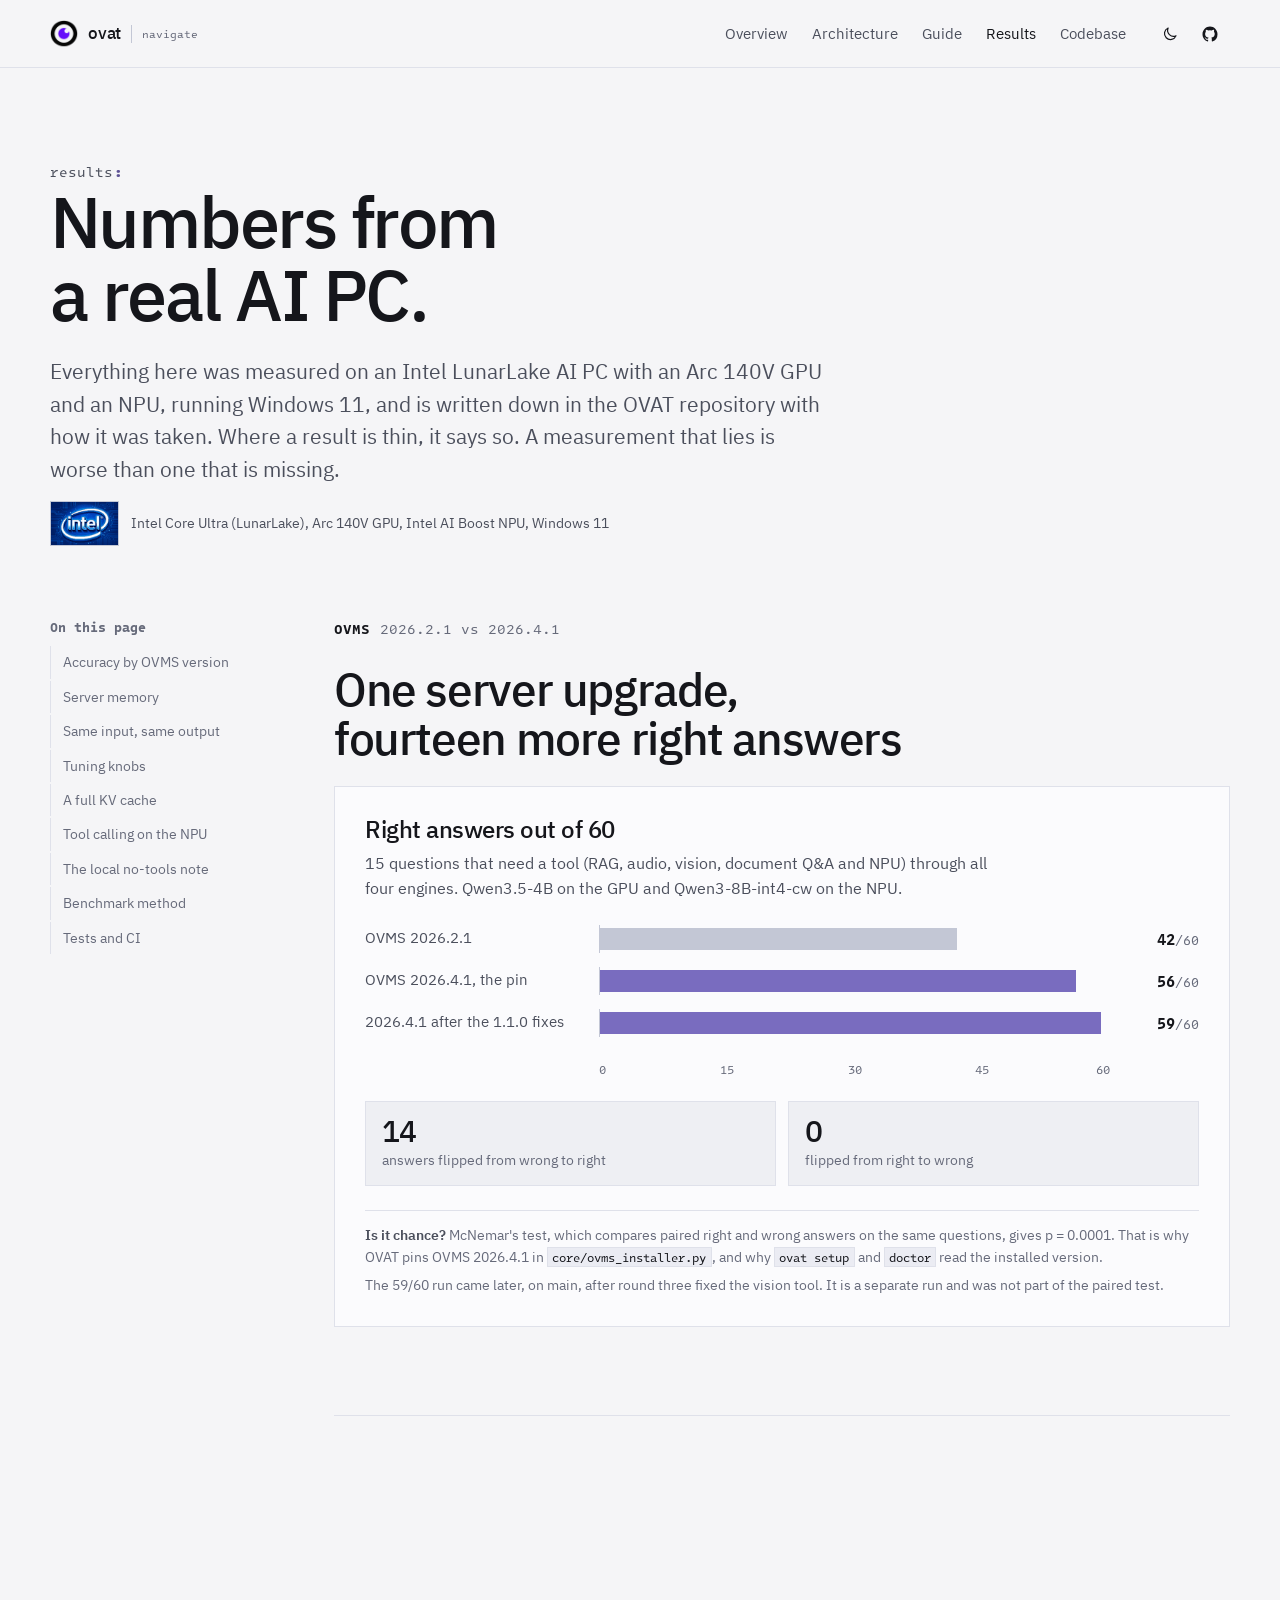
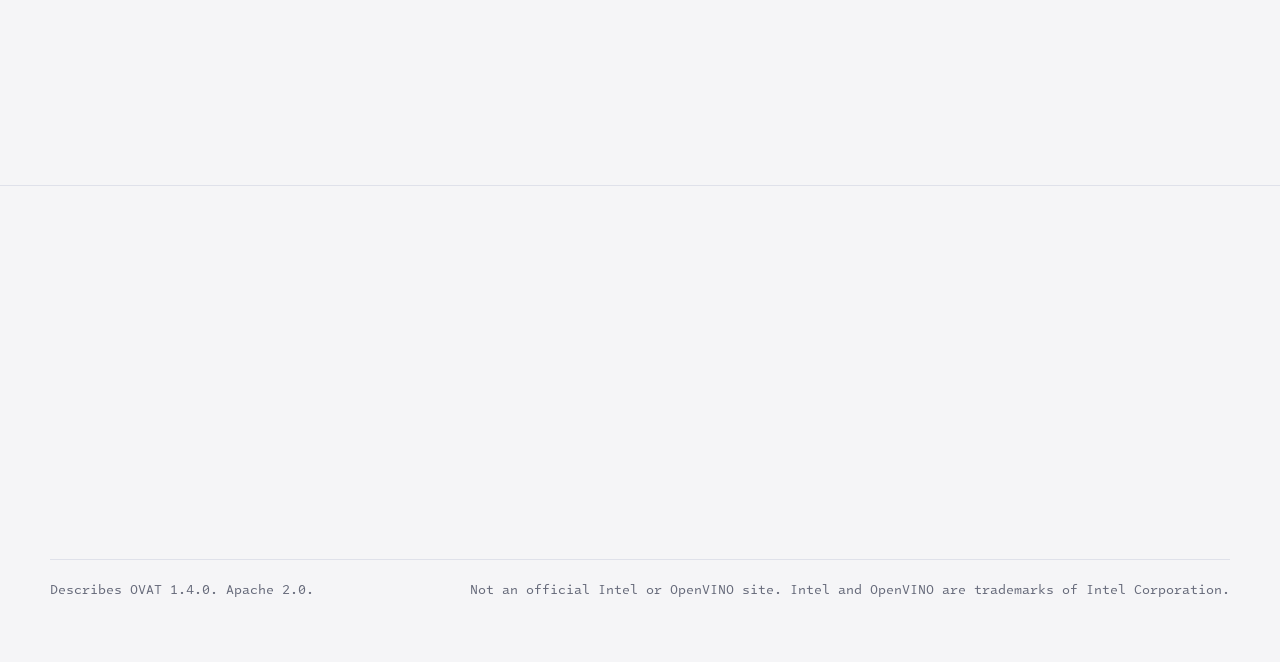
<file: results.html>
<!doctype html>
<html lang="en">
<head>
<meta charset="utf-8">
<meta name="viewport" content="width=device-width, initial-scale=1, viewport-fit=cover">
<meta http-equiv="Content-Security-Policy" content="default-src 'self'; script-src 'self'; style-src 'self'; img-src 'self'; font-src 'self'; connect-src 'none'; media-src 'self'; object-src 'none'; frame-src 'none'; worker-src 'none'; manifest-src 'self'; base-uri 'none'; form-action 'none'; upgrade-insecure-requests">
<meta name="referrer" content="no-referrer">
<meta name="color-scheme" content="dark light">
<meta name="theme-color" content="#f5f5f7" media="(prefers-color-scheme: light)">
<meta name="theme-color" content="#111216" media="(prefers-color-scheme: dark)">
<title>OVAT Results</title>
<meta name="description" content="Measured results for OVAT on an Intel LunarLake AI PC: accuracy and memory across OVMS versions, determinism, tuning knobs, KV cache latency, NPU tool calling and how the benchmark keeps engines apart.">
<link rel="canonical" href="https://lagmator22.github.io/ovat-navigate/results">
<meta property="og:type" content="website">
<meta property="og:title" content="OVAT Results">
<meta property="og:description" content="Measured results for OVAT on an Intel LunarLake AI PC: accuracy and memory across OVMS versions, determinism, tuning knobs, KV cache latency, NPU tool calling and how the benchmark keeps engines apart.">
<meta property="og:url" content="https://lagmator22.github.io/ovat-navigate/results">
<link rel="icon" href="favicon.png" type="image/png">
<link rel="apple-touch-icon" href="apple-touch-icon.png">
<link rel="preload" href="assets/fonts/ibm-plex-sans-500.woff2" as="font" type="font/woff2" crossorigin>
<link rel="preload" href="assets/fonts/ibm-plex-sans-400.woff2" as="font" type="font/woff2" crossorigin>
<link rel="stylesheet" href="assets/css/site.css?v=56efec55">
<script src="assets/js/theme.js?v=ecc038ea"></script>
<script src="assets/js/site.js?v=73cca493" defer></script>
<script src="assets/js/motion.js?v=047b006c" defer></script>
</head>
<body class="sheet">
<a class="skip" href="#main">Skip to content</a>
<header class="top">
  <div class="wrap top-inner">
    <a class="brand" href="./" aria-label="OVAT Navigate, home">
      <img class="brand-mark-img logo-dark" src="assets/media/ovat-mark-dark.png" width="28" height="28" alt=""><img class="brand-mark-img logo-light" src="assets/media/ovat-mark-light.png" width="28" height="28" alt="">
      <span class="brand-word">ovat</span>
      <span class="brand-tag">navigate</span>
    </a>
    <nav class="nav" aria-label="Main">
      <ul><li><a href="./">Overview</a></li><li><a href="architecture">Architecture</a></li><li><a href="guide">Guide</a></li><li><a href="results" aria-current="page">Results</a></li><li><a href="codebase">Codebase</a></li></ul>
    </nav>
    <div class="top-actions">
      <button class="icon-btn" id="theme-toggle" type="button" aria-pressed="false" aria-label="Switch to light theme"><svg class="theme-ico-dark" viewBox="0 0 24 24" fill="none" stroke="currentColor" stroke-width="1.6" stroke-linecap="round" aria-hidden="true"><circle cx="12" cy="12" r="4.2"/><path d="M12 2.5v2.2M12 19.3v2.2M4.6 4.6l1.6 1.6M17.8 17.8l1.6 1.6M2.5 12h2.2M19.3 12h2.2M4.6 19.4l1.6-1.6M17.8 6.2l1.6-1.6"/></svg><svg class="theme-ico-light" viewBox="0 0 24 24" fill="none" stroke="currentColor" stroke-width="1.6" stroke-linecap="round" stroke-linejoin="round" aria-hidden="true"><path d="M20 14.5A8 8 0 0 1 9.5 4a8 8 0 1 0 10.5 10.5z"/></svg></button>
      <a class="icon-btn" href="https://github.com/Lagmator22/ovat" rel="noopener" aria-label="OVAT on GitHub"><svg viewBox="0 0 24 24" fill="currentColor" aria-hidden="true"><path d="M12 2C6.5 2 2 6.6 2 12.2c0 4.5 2.9 8.3 6.8 9.7.5.1.7-.2.7-.5v-1.7c-2.8.6-3.4-1.4-3.4-1.4-.5-1.2-1.1-1.5-1.1-1.5-.9-.6.1-.6.1-.6 1 .1 1.5 1.1 1.5 1.1.9 1.6 2.4 1.1 2.9.8.1-.7.4-1.1.6-1.4-2.2-.3-4.6-1.1-4.6-5 0-1.1.4-2 1-2.7-.1-.3-.4-1.3.1-2.7 0 0 .8-.3 2.8 1a9.4 9.4 0 0 1 5 0c1.9-1.3 2.8-1 2.8-1 .5 1.4.2 2.4.1 2.7.6.7 1 1.6 1 2.7 0 3.9-2.4 4.7-4.6 5 .4.3.7.9.7 1.9v2.8c0 .3.2.6.7.5A10.2 10.2 0 0 0 22 12.2C22 6.6 17.5 2 12 2z"/></svg></a>
    </div>
  </div>
  <div class="track" aria-hidden="true"></div>
  <canvas class="sprite walker" width="16" height="16" data-robot aria-hidden="true"></canvas>
</header>
<main id="main">
<section class="page-hero">
  <div class="wrap">
    <p class="eyebrow">results</p>
    <h1 class="display">Numbers from<br><span class="lit">a real AI PC.</span></h1>
    <p class="lede">Everything here was measured on an Intel LunarLake AI PC with an Arc 140V GPU and an NPU, running Windows 11, and is written down in the OVAT repository with how it was taken. Where a result is thin, it says so. A measurement that lies is worse than one that is missing.</p>
    <p class="measured-on"><img src="assets/media/intel-phase-3-static.png" width="92" height="60" alt="The Intel logo">Intel Core Ultra (LunarLake), Arc 140V GPU, Intel AI Boost NPU, Windows 11</p>
  </div>
</section>

<div class="wrap with-toc">
  <nav class="toc" aria-label="On this page">
    <p>On this page</p>
    <a href="#accuracy">Accuracy by OVMS version</a>
    <a href="#memory">Server memory</a>
    <a href="#determinism">Same input, same output</a>
    <a href="#knobs">Tuning knobs</a>
    <a href="#kvcache">A full KV cache</a>
    <a href="#npu">Tool calling on the NPU</a>
    <a href="#local">The local no-tools note</a>
    <a href="#bench">Benchmark method</a>
    <a href="#tests">Tests and CI</a>
  </nav>

  <div class="arch-body">
    <section class="arch-sec" id="accuracy" aria-labelledby="acc-t">
      <p class="layer-tag"><b>OVMS</b> 2026.2.1 vs 2026.4.1</p>
      <h2 class="h2" id="acc-t">One server upgrade, fourteen more right answers</h2>
      <div class="chart anim">
        <div class="chart-head">
          <h3 class="h3">Right answers out of 60</h3>
          <p>15 questions that need a tool (RAG, audio, vision, document Q&amp;A and NPU) through all four engines. Qwen3.5-4B on the GPU and Qwen3-8B-int4-cw on the NPU.</p>
        </div>
        <div class="hbars">
          <div class="hbar"><span class="hbar-label">OVMS 2026.2.1</span><span class="hbar-track"><span class="hbar-fill low" data-w="70%"></span></span><span class="hbar-val num">42<small>/60</small></span></div>
          <div class="hbar"><span class="hbar-label">OVMS 2026.4.1, the pin</span><span class="hbar-track"><span class="hbar-fill hi" data-w="93.33%"></span></span><span class="hbar-val num">56<small>/60</small></span></div>
          <div class="hbar"><span class="hbar-label">2026.4.1 after the 1.1.0 fixes</span><span class="hbar-track"><span class="hbar-fill hi" data-w="98.33%"></span></span><span class="hbar-val num">59<small>/60</small></span></div>
        </div>
        <div class="axis" aria-hidden="true"><span></span><span class="axis-ticks"><span>0</span><span>15</span><span>30</span><span>45</span><span>60</span></span><span></span></div>
        <div class="flip">
          <div><b class="num">14</b><span>answers flipped from wrong to right</span></div>
          <div><b class="num">0</b><span>flipped from right to wrong</span></div>
        </div>
        <div class="chart-foot">
          <p><strong>Is it chance?</strong> McNemar's test, which compares paired right and wrong answers on the same questions, gives p = 0.0001. That is why OVAT pins OVMS 2026.4.1 in <code>core/ovms_installer.py</code>, and why <code>ovat setup</code> and <code>doctor</code> read the installed version.</p>
          <p>The 59/60 run came later, on main, after round three fixed the vision tool. It is a separate run and was not part of the paired test.</p>
        </div>
      </div>
    </section>

    <section class="arch-sec" id="memory" aria-labelledby="mem-t">
      <p class="layer-tag"><b>Memory</b> Read from the server process</p>
      <h2 class="h2" id="mem-t">A quarter of the memory, for the same work</h2>
      <div class="charts-2">
        <div class="chart anim">
          <div class="chart-head">
            <h3 class="h3">GPU server peak, same 15 x 4 run</h3>
            <p>Peak memory of the OVMS process serving the GPU model.</p>
          </div>
          <div>
            <div class="vbars">
              <div class="vbar"><span class="vbar-val num">17.3 GB</span><span class="vbar-fill low" data-h="96%"></span></div>
              <div class="vbar"><span class="vbar-val num">4.9 GB</span><span class="vbar-fill hi" data-h="27.2%"></span></div>
            </div>
            <div class="vbar-labels"><span>OVMS 2026.2.1</span><span>OVMS 2026.4.1</span></div>
          </div>
        </div>
        <div class="chart anim">
          <div class="chart-head">
            <h3 class="h3">Where a model's memory lives</h3>
            <p>Qwen3.5-4B-int4-ov served by OVMS. The weights sit in the server, not in OVAT.</p>
          </div>
          <div class="hbars">
            <div class="hbar"><span class="hbar-label">OVMS, steady</span><span class="hbar-track"><span class="hbar-fill" data-w="53.75%"></span></span><span class="hbar-val num">4.3 GB</span></div>
            <div class="hbar"><span class="hbar-label">OVMS, peak at load</span><span class="hbar-track"><span class="hbar-fill hi" data-w="81.25%"></span></span><span class="hbar-val num">6.5 GB</span></div>
            <div class="hbar"><span class="hbar-label">OVAT client, as <code>--trace</code> sees it</span><span class="hbar-track"><span class="hbar-fill low" data-w="5.6%"></span></span><span class="hbar-val num">0.45 GB</span></div>
          </div>
          <div class="axis" aria-hidden="true"><span></span><span class="axis-ticks"><span>0</span><span>2</span><span>4</span><span>6</span><span>8 GB</span></span><span></span></div>
        </div>
      </div>
      <div class="prose after-fig">
        <p>The load peak sits 2.2 GB above steady state, and the peak is what decides whether a model fits. That is why 8 GB machines should use the 0.8B model. On the local <code>ovat chat</code> path the model runs inside OVAT, so there the trace figure is the model.</p>
      </div>
    </section>

    <section class="arch-sec" id="determinism" aria-labelledby="det-t">
      <p class="layer-tag"><b>Determinism</b> temperature 0</p>
      <h2 class="h2" id="det-t">Same question, same answer, finally</h2>
      <div class="chart anim">
        <div class="chart-head">
          <h3 class="h3">Distinct answers to one repeated request</h3>
          <p>Each dot is one run. Same colour means the same answer text.</p>
        </div>
        <div class="stack-sm">
          <div class="dots-row"><span class="hbar-label">OVMS 2026.2.1, 5 runs</span>
            <div class="dots" aria-label="Five runs, up to five different answers">
              <span class="dot d1" data-i="0">A</span><span class="dot d2" data-i="1">B</span><span class="dot d3" data-i="2">C</span><span class="dot d4" data-i="3">D</span><span class="dot d5" data-i="4">E</span>
            </div>
          </div>
          <div class="dots-row"><span class="hbar-label">OVMS 2026.4.1, 10 runs</span>
            <div class="dots" aria-label="Ten runs, one identical answer">
              <span class="dot same" data-i="0">A</span><span class="dot same" data-i="1">A</span><span class="dot same" data-i="2">A</span><span class="dot same" data-i="3">A</span><span class="dot same" data-i="4">A</span><span class="dot same" data-i="5">A</span><span class="dot same" data-i="6">A</span><span class="dot same" data-i="7">A</span><span class="dot same" data-i="8">A</span><span class="dot same" data-i="9">A</span>
            </div>
          </div>
        </div>
        <div class="chart-foot">
          <p><strong>2026.2.1:</strong> up to 5 different answers in 5 runs at temperature 0, the worst case shown. A fixed <code>seed: 42</code> did not help: 0 of 20 attempts matched across two identical arms.</p>
          <p><strong>2026.4.1:</strong> every engine returned one identical answer across 10 runs, on two servers. So on 2026.4.1, repeating one question gives one sample, not ten. The unit of measurement is a different question, which is why the accuracy test uses 15 of them.</p>
        </div>
      </div>
    </section>

    <section class="arch-sec" id="knobs" aria-labelledby="knob-t">
      <p class="layer-tag"><b>Tuning</b> measured, then left off</p>
      <h2 class="h2" id="knob-t">Extra settings did not beat the plain config</h2>
      <div class="chart anim">
        <div class="chart-head">
          <h3 class="h3">Right answers out of 60, OVMS 2026.4.1</h3>
          <p>The same 15 questions through all four engines, one setting changed at a time.</p>
        </div>
        <div class="hbars">
          <div class="hbar"><span class="hbar-label">Plain config</span><span class="hbar-track"><span class="hbar-fill hi" data-w="93.33%"></span></span><span class="hbar-val num">56</span></div>
          <div class="hbar"><span class="hbar-label"><code>ovms_tool_guided_generation</code></span><span class="hbar-track"><span class="hbar-fill" data-w="91.67%"></span></span><span class="hbar-val num">55</span></div>
          <div class="hbar"><span class="hbar-label"><code>tool_parser: auto</code></span><span class="hbar-track"><span class="hbar-fill" data-w="90%"></span></span><span class="hbar-val num">54</span></div>
          <div class="hbar"><span class="hbar-label"><code>enable_thinking: false</code></span><span class="hbar-track"><span class="hbar-fill" data-w="90%"></span></span><span class="hbar-val num">54</span></div>
        </div>
        <div class="axis" aria-hidden="true"><span></span><span class="axis-ticks"><span>0</span><span>15</span><span>30</span><span>45</span><span>60</span></span><span></span></div>
        <div class="chart-foot">
          <p>None of the three got a single answer right that the plain config got wrong (p &gt;= 0.5), so all three stay off by default.</p>
          <p><strong>About <code>auto</code>:</strong> on OVMS 2026.2.1 it selected no parser at all and printed the raw tool call as the answer. On 2026.4.1 it detects <code>qwen3coder</code>. OVAT still names the parser, so an older server someone installed by hand also works.</p>
        </div>
      </div>
    </section>

    <section class="arch-sec" id="kvcache" aria-labelledby="kv-t">
      <p class="layer-tag"><b>KV cache</b> static size, three runs per arm</p>
      <h2 class="h2" id="kv-t">A full cache costs about ten times the latency</h2>
      <div class="chart anim">
        <div class="chart-head">
          <h3 class="h3">Seconds for one LangChain tool-calling test</h3>
          <p>The KV cache is the model's working memory for a conversation. These runs fixed its size with <code>--cache_size</code>.</p>
        </div>
        <div class="hbars">
          <div class="hbar"><span class="hbar-label">1 GB, 13.9% full</span><span class="hbar-track"><span class="hbar-fill" data-w="10%"></span></span><span class="hbar-val num">16 s</span></div>
          <div class="hbar"><span class="hbar-label">1 GB, 100% full, <span class="kv-fail">tool call failed</span></span><span class="hbar-track"><span class="hbar-fill bad" data-w="94.4%"></span></span><span class="hbar-val num">151 s</span></div>
          <div class="hbar"><span class="hbar-label">1 GB, 100% full</span><span class="hbar-track"><span class="hbar-fill low" data-w="91.25%"></span></span><span class="hbar-val num">146 s</span></div>
          <div class="hbar"><span class="hbar-label">8 GB, under 2% full, 3 runs</span><span class="hbar-track"><span class="hbar-fill hi" data-w="11.25%"></span></span><span class="hbar-val num">13 to 18 s</span></div>
        </div>
        <div class="axis" aria-hidden="true"><span></span><span class="axis-ticks"><span>0</span><span>40</span><span>80</span><span>120</span><span>160 s</span></span><span></span></div>
        <div class="chart-foot">
          <p><strong>What it shows:</strong> a full cache reproducibly costs about 10x the time, which matches the preemption and recompute that OVMS documents.</p>
          <p><strong>What it does not show:</strong> that a full cache breaks tool calls. The failure appeared once at 100%, but the same reading also passed, so at three runs per arm that stays unproven. And unless the size is fixed, OVMS grows the cache as it goes, so "100% full" on its own means little.</p>
        </div>
      </div>
    </section>

    <section class="arch-sec" id="npu" aria-labelledby="npu-t">
      <p class="layer-tag"><b>NPU</b> OVMS 2026.2.1, LunarLake</p>
      <h2 class="h2" id="npu-t">The NPU can run a tool-calling agent</h2>
      <div class="figures npu-figs">
        <div class="figure"><span class="big num">36<small> s</small></span><span class="vs">to compile</span><p><code>OpenVINO/Qwen3-8B-int4-cw-ov</code> compiled for the NPU and became available.</p></div>
        <div class="figure"><span class="big num">1</span><span class="vs">tool call, decoded</span><p><code>examples/document-qa-npu.yml</code> over 2 turns, in 63.8 s, with no undecoded call.</p></div>
        <div class="figure"><span class="big hex">0x78000004</span><span class="vs">the stock export</span><p>A standard <code>-int4-ov</code> export fails to compile on the NPU before generating a token.</p></div>
        <div class="figure"><span class="big num">2129</span><span class="vs">token hard cap</span><p>With <code>--max_prompt_len 2000</code>, every reply stopped at exactly this total.</p></div>
      </div>
      <div class="chart anim">
        <div class="chart-head">
          <h3 class="h3">Prompt plus reply always ended at 2129 tokens</h3>
          <p>The NPU pipeline is compiled to fixed shapes, so the total length has a ceiling however the split falls. The reply was cut mid-sentence and labelled <code>finish_reason: "unknown"</code>, not <code>"length"</code>.</p>
        </div>
        <div class="stack-sm">
          <div class="stack-bar" role="img" aria-label="28 prompt tokens plus 2101 reply tokens"><span class="p" data-flex="28"></span><span class="c" data-flex="2101">2101 reply</span></div>
          <span class="stack-cap">28 prompt + 2101 reply = 2129</span>
          <div class="stack-bar" role="img" aria-label="1529 prompt tokens plus 600 reply tokens"><span class="p" data-flex="1529">1529 prompt</span><span class="c" data-flex="600">600 reply</span></div>
          <span class="stack-cap">1529 prompt + 600 reply = 2129</span>
        </div>
        <div class="legend"><span><i class="l-p"></i>prompt tokens</span><span><i class="l-c"></i>reply tokens</span></div>
        <div class="plot-wrap" data-dur="1800"><svg class="plot" viewBox="0 0 640 320" role="img" aria-labelledby="c-npu-t c-npu-d"><title id="c-npu-t">Prompt tokens against reply tokens on the NPU</title><desc id="c-npu-d">Both measured runs land on the line prompt plus reply equals 2129.</desc><line class="gr" x1="64" y1="268.0" x2="616" y2="268.0"/><text x="54" y="272.0" text-anchor="end">0</text><line class="gr" x1="64" y1="207.0" x2="616" y2="207.0"/><text x="54" y="211.0" text-anchor="end">600</text><line class="gr" x1="64" y1="146.0" x2="616" y2="146.0"/><text x="54" y="150.0" text-anchor="end">1200</text><line class="gr" x1="64" y1="85.0" x2="616" y2="85.0"/><text x="54" y="89.0" text-anchor="end">1800</text><line class="gr" x1="64" y1="24.0" x2="616" y2="24.0"/><text x="54" y="28.0" text-anchor="end">2400</text><line class="ax" x1="64.0" y1="268" x2="64.0" y2="273"/><text x="64.0" y="288" text-anchor="middle">0</text><line class="ax" x1="202.0" y1="268" x2="202.0" y2="273"/><text x="202.0" y="288" text-anchor="middle">600</text><line class="ax" x1="340.0" y1="268" x2="340.0" y2="273"/><text x="340.0" y="288" text-anchor="middle">1200</text><line class="ax" x1="478.0" y1="268" x2="478.0" y2="273"/><text x="478.0" y="288" text-anchor="middle">1800</text><line class="ax" x1="616.0" y1="268" x2="616.0" y2="273"/><text x="616.0" y="288" text-anchor="middle">2400</text><line class="ax" x1="64" y1="24" x2="64" y2="268"/><line class="ax" x1="64" y1="268" x2="616" y2="268"/><text x="340" y="312" text-anchor="middle">prompt tokens</text><text x="14" y="146" text-anchor="middle" transform="rotate(-90 14 146)">reply tokens</text><path class="cap" d="M64.0 51.6 L553.7 268.0"/><text class="mk" data-i="99" x="279.7" y="146.5">prompt + reply = 2129</text><rect class="mk sq " data-i="0" x="64.4" y="48.4" width="12" height="12"><title>28 + 2101</title></rect><text class="mk lbl" data-i="0" x="82.4" y="58.4" text-anchor="start">28 + 2101</text><rect class="mk sq t" data-i="1" x="409.7" y="201.0" width="12" height="12"><title>1529 + 600</title></rect><text class="mk lbl" data-i="1" x="427.7" y="211.0" text-anchor="start">1529 + 600</text></svg></div>
        <div class="chart-foot">
          <p>A tool call still being written when the cap lands is cut in half, which looks exactly like a parser failure. For an agent, whose prompt grows every round, the prompt length setting matters most; OVAT raises the NPU default from 1024 to 4096.</p>
          <p><strong>Not verified:</strong> that group quantisation is the cause of the stock export's failure. The compiler's own message was about duplicated names. What is verified is that the channel-wise export compiles and the stock one does not.</p>
        </div>
      </div>
    </section>

    <section class="arch-sec" id="local" aria-labelledby="local-t">
      <p class="layer-tag"><b>Local chat</b> Qwen3.5-0.8B</p>
      <h2 class="h2" id="local-t">Telling a small model it has no tools</h2>
      <div class="chart anim">
        <div class="chart-head">
          <h3 class="h3">Right answers out of 3</h3>
          <p>The local path retrieves first and has no tools, but it used to pass on the workflow's prompt, which said "always call search_docs". The small model started each answer with the literal text "search_docs". One added note fixed it.</p>
        </div>
        <div class="stack-sm">
          <div class="dots-row"><span class="hbar-label">Workflow prompt only</span><div class="dots"><span class="dot right" data-i="0" aria-label="right">&#10003;</span><span class="dot wrong" data-i="1" aria-label="wrong">&#10005;</span><span class="dot wrong" data-i="2" aria-label="wrong">&#10005;</span></div></div>
          <div class="dots-row"><span class="hbar-label">Plus the no-tools note</span><div class="dots"><span class="dot right" data-i="3" aria-label="right">&#10003;</span><span class="dot right" data-i="4" aria-label="right">&#10003;</span><span class="dot right" data-i="5" aria-label="right">&#10003;</span></div></div>
        </div>
        <div class="chart-foot"><p>The note is <code>_NO_TOOLS_NOTE</code> in <code>agent/rag_chat.py</code>. Three questions is a small sample; it is reported as measured.</p></div>
      </div>
    </section>

    <section class="arch-sec" id="bench" aria-labelledby="hon-t">
      <p class="layer-tag"><b>Benchmarks</b> why each engine gets its own process</p>
      <h2 class="h2" id="hon-t">The lightest engine looked like the heaviest</h2>
      <div class="chart anim">
        <div class="chart-head">
          <h3 class="h3">Peak memory of the native engine, MB</h3>
          <p>Measured against live OVMS. Memory is a whole-process number, so engines sharing a process inherit each other's allocations.</p>
        </div>
        <div class="hbars">
          <div class="hbar"><span class="hbar-label">Isolated, own process</span><span class="hbar-track"><span class="hbar-fill hi" data-w="38.83%"></span></span><span class="hbar-val num">466</span></div>
          <div class="hbar"><span class="hbar-label">Shared process, run first</span><span class="hbar-track"><span class="hbar-fill" data-w="38.82%"></span></span><span class="hbar-val num">465.8</span></div>
          <div class="hbar"><span class="hbar-label">Shared process, run last</span><span class="hbar-track"><span class="hbar-fill bad" data-w="96.3%"></span></span><span class="hbar-val num">1155.6</span></div>
        </div>
        <div class="axis" aria-hidden="true"><span></span><span class="axis-ticks"><span>0</span><span>300</span><span>600</span><span>900</span><span>1200</span></span><span></span></div>
        <div class="chart-foot"><p>Reversing the order reversed the conclusion. <code>ovat bench</code> now starts a fresh process per engine, and a failing engine is a row in the table, not a crash.</p></div>
      </div>
      <div class="chart">
        <div class="chart-head">
          <h3 class="h3">Four engines, one question, one server</h3>
          <p>An <code>ovat bench</code> run of the RAG example (the screenshot is in the <a href="guide#bench">guide</a>): Qwen3.5-4B on the Arc 140V GPU, each engine in its own process. One run per engine, so read it as a snapshot, not a ranking.</p>
        </div>
        <div class="plot-wrap" data-dur="1400"><svg class="plot" viewBox="0 0 640 320" role="img" aria-labelledby="c-bench-t c-bench-d"><title id="c-bench-t">Answer time against peak memory, one run per engine</title><desc id="c-bench-d">native 18.6 s and 454.1 MB, react 14.7 s and 664.4 MB, llamaindex 9.7 s and 591.1 MB, openai-agents 8.0 s and 470.9 MB.</desc><line class="gr" x1="64" y1="257.8" x2="616" y2="257.8"/><text x="54" y="261.8" text-anchor="end">450</text><line class="gr" x1="64" y1="207.0" x2="616" y2="207.0"/><text x="54" y="211.0" text-anchor="end">500</text><line class="gr" x1="64" y1="156.2" x2="616" y2="156.2"/><text x="54" y="160.2" text-anchor="end">550</text><line class="gr" x1="64" y1="105.3" x2="616" y2="105.3"/><text x="54" y="109.3" text-anchor="end">600</text><line class="gr" x1="64" y1="54.5" x2="616" y2="54.5"/><text x="54" y="58.5" text-anchor="end">650</text><line class="ax" x1="64.0" y1="268" x2="64.0" y2="273"/><text x="64.0" y="288" text-anchor="middle">6</text><line class="ax" x1="174.4" y1="268" x2="174.4" y2="273"/><text x="174.4" y="288" text-anchor="middle">9</text><line class="ax" x1="284.8" y1="268" x2="284.8" y2="273"/><text x="284.8" y="288" text-anchor="middle">12</text><line class="ax" x1="395.2" y1="268" x2="395.2" y2="273"/><text x="395.2" y="288" text-anchor="middle">15</text><line class="ax" x1="505.6" y1="268" x2="505.6" y2="273"/><text x="505.6" y="288" text-anchor="middle">18</text><line class="ax" x1="616.0" y1="268" x2="616.0" y2="273"/><text x="616.0" y="288" text-anchor="middle">21 s</text><line class="ax" x1="64" y1="24" x2="64" y2="268"/><line class="ax" x1="64" y1="268" x2="616" y2="268"/><text x="340" y="312" text-anchor="middle">answer time, seconds</text><text x="14" y="146" text-anchor="middle" transform="rotate(-90 14 146)">peak MB</text><rect class="mk sq " data-i="0" x="522.0" y="247.7" width="12" height="12"><title>native</title></rect><text class="mk lbl" data-i="0" x="516.0" y="257.7" text-anchor="end">native</text><rect class="mk sq t" data-i="1" x="377.8" y="33.9" width="12" height="12"><title>react</title></rect><text class="mk lbl" data-i="1" x="395.8" y="43.9" text-anchor="start">react</text><rect class="mk sq o" data-i="2" x="192.5" y="108.4" width="12" height="12"><title>llamaindex</title></rect><text class="mk lbl" data-i="2" x="210.5" y="118.4" text-anchor="start">llamaindex</text><rect class="mk sq w" data-i="3" x="132.4" y="230.6" width="12" height="12"><title>openai-agents</title></rect><text class="mk lbl" data-i="3" x="150.4" y="240.6" text-anchor="start">openai-agents</text></svg></div>
        <div class="chart-foot"><p>Build time was 0.734 s for native, 15.185 s for react, 1.372 s for llamaindex and 1.132 s for openai-agents. All four answered ok, and all four recorded prompt and completion tokens from OVMS's <code>usage</code> field: 2002/485, 1410/387, 1456/224 and 1418/218, with 2, 1, 1 and 1 tool calls. An earlier run of the same example answered in 14.6, 164.9, 17.6 and 10.3 s, so a single run says little about which engine is faster.</p></div>
      </div>
    </section>

    <section class="arch-sec" id="tests" aria-labelledby="tests-t">
      <p class="layer-tag"><b>Quality</b> every push</p>
      <h2 class="h2" id="tests-t">1,577 test cases, chosen platforms</h2>
      <div class="prose">
        <p>The suite needs no server and no model; tests that do are marked and skip themselves. Every fix ships with a test that fails when the fix is backed out. The CI matrix is picked to open as many differences between machines at once as possible, because every bug the project shipped lived in a gap between two machines.</p>
      </div>
      <div class="table-wrap">
        <table>
          <caption class="sr-only">CI matrix</caption>
          <thead><tr><th scope="col">Runner</th><th scope="col">Python</th><th scope="col">Why it is there</th></tr></thead>
          <tbody>
            <tr><td>ubuntu-22.04</td><td class="num">3.10</td><td>The oldest of everything supported, including SQLite 3.37, where RAG was once silently empty.</td></tr>
            <tr><td>ubuntu-24.04</td><td class="num">3.12</td><td>A current Linux.</td></tr>
            <tr><td>windows-latest</td><td class="num">3.12</td><td>The only platform with <code>.exe</code> and backslash paths. The suite once passed only here.</td></tr>
            <tr><td>windows-latest</td><td class="num">3.14</td><td>The newest Python supported.</td></tr>
            <tr><td>macos-latest</td><td class="num">3.13</td><td>The development platform.</td></tr>
          </tbody>
        </table>
      </div>
      <div class="chart-row">
        <div class="chart">
          <div class="chart-head"><h3 class="h3">Test functions, week by week</h3><p>Counted on the main branch every seven days.</p></div>
          <div class="plot-wrap" data-dur="3800"><svg class="plot" viewBox="0 0 640 320" role="img" aria-labelledby="c-tests-t c-tests-d"><title id="c-tests-t">Test functions in the suite, week by week</title><desc id="c-tests-d">From 12 test functions on 5 June 2026 to 1,400 on 15 November 2026 (1,577 collected cases), counted weekly on main.</desc><line class="gr" x1="64" y1="268.0" x2="616" y2="268.0"/><text x="54" y="272.0" text-anchor="end">0</text><line class="gr" x1="64" y1="207.0" x2="616" y2="207.0"/><text x="54" y="211.0" text-anchor="end">400</text><line class="gr" x1="64" y1="146.0" x2="616" y2="146.0"/><text x="54" y="150.0" text-anchor="end">800</text><line class="gr" x1="64" y1="85.0" x2="616" y2="85.0"/><text x="54" y="89.0" text-anchor="end">1,200</text><line class="gr" x1="64" y1="24.0" x2="616" y2="24.0"/><text x="54" y="28.0" text-anchor="end">1,600</text><line class="ax" x1="64.0" y1="268" x2="64.0" y2="273"/><text x="64.0" y="288" text-anchor="middle">Jun</text><line class="ax" x1="152.3" y1="268" x2="152.3" y2="273"/><text x="152.3" y="288" text-anchor="middle">Jul</text><line class="ax" x1="262.7" y1="268" x2="262.7" y2="273"/><text x="262.7" y="288" text-anchor="middle">Aug</text><line class="ax" x1="351.0" y1="268" x2="351.0" y2="273"/><text x="351.0" y="288" text-anchor="middle">Sep</text><line class="ax" x1="439.4" y1="268" x2="439.4" y2="273"/><text x="439.4" y="288" text-anchor="middle">Oct</text><line class="ax" x1="571.8" y1="268" x2="571.8" y2="273"/><text x="571.8" y="288" text-anchor="middle">Nov</text><line class="ax" x1="64" y1="24" x2="64" y2="268"/><line class="ax" x1="64" y1="268" x2="616" y2="268"/><text x="14" y="146" text-anchor="middle" transform="rotate(-90 14 146)">test functions</text><path class="area" d="M64.0 266.2 L86.1 263.6 L108.2 263.6 L130.2 261.3 L152.3 250.9 L174.4 241.2 L196.5 241.2 L218.6 241.2 L240.6 191.9 L262.7 183.2 L284.8 163.7 L306.9 160.5 L329.0 160.5 L351.0 160.5 L373.1 160.5 L395.2 160.5 L417.3 160.5 L439.4 160.5 L461.4 144.9 L483.5 143.1 L505.6 34.8 L527.7 29.5 L549.8 29.5 L571.8 29.5 L593.9 29.5 L616.0 54.5 L616.0 268 L64.0 268 Z"/><path class="ln " d="M64.0 266.2 L86.1 263.6 L108.2 263.6 L130.2 261.3 L152.3 250.9 L174.4 241.2 L196.5 241.2 L218.6 241.2 L240.6 191.9 L262.7 183.2 L284.8 163.7 L306.9 160.5 L329.0 160.5 L351.0 160.5 L373.1 160.5 L395.2 160.5 L417.3 160.5 L439.4 160.5 L461.4 144.9 L483.5 143.1 L505.6 34.8 L527.7 29.5 L549.8 29.5 L571.8 29.5 L593.9 29.5 L616.0 54.5"/><rect class="mk pt " data-i="0" x="60.5" y="262.7" width="7" height="7"><title>06-05: 12</title></rect><rect class="mk pt " data-i="1" x="82.6" y="260.1" width="7" height="7"><title>06-12: 29</title></rect><rect class="mk pt " data-i="2" x="104.7" y="260.1" width="7" height="7"><title>06-19: 29</title></rect><rect class="mk pt " data-i="3" x="126.7" y="257.8" width="7" height="7"><title>06-26: 44</title></rect><rect class="mk pt " data-i="4" x="148.8" y="247.4" width="7" height="7"><title>07-03: 112</title></rect><rect class="mk pt " data-i="5" x="170.9" y="237.7" width="7" height="7"><title>07-10: 176</title></rect><rect class="mk pt " data-i="6" x="193.0" y="237.7" width="7" height="7"><title>07-17: 176</title></rect><rect class="mk pt " data-i="7" x="215.1" y="237.7" width="7" height="7"><title>07-24: 176</title></rect><rect class="mk pt " data-i="8" x="237.1" y="188.4" width="7" height="7"><title>07-31: 499</title></rect><rect class="mk pt " data-i="9" x="259.2" y="179.7" width="7" height="7"><title>08-07: 556</title></rect><rect class="mk pt " data-i="10" x="281.3" y="160.2" width="7" height="7"><title>08-14: 684</title></rect><rect class="mk pt " data-i="11" x="303.4" y="157.0" width="7" height="7"><title>08-21: 705</title></rect><rect class="mk pt " data-i="12" x="325.5" y="157.0" width="7" height="7"><title>08-28: 705</title></rect><rect class="mk pt " data-i="13" x="347.5" y="157.0" width="7" height="7"><title>09-04: 705</title></rect><rect class="mk pt " data-i="14" x="369.6" y="157.0" width="7" height="7"><title>09-11: 705</title></rect><rect class="mk pt " data-i="15" x="391.7" y="157.0" width="7" height="7"><title>09-18: 705</title></rect><rect class="mk pt " data-i="16" x="413.8" y="157.0" width="7" height="7"><title>09-25: 705</title></rect><rect class="mk pt " data-i="17" x="435.9" y="157.0" width="7" height="7"><title>10-02: 705</title></rect><rect class="mk pt " data-i="18" x="457.9" y="141.4" width="7" height="7"><title>10-09: 807</title></rect><rect class="mk pt " data-i="19" x="480.0" y="139.6" width="7" height="7"><title>10-16: 819</title></rect><rect class="mk pt " data-i="20" x="502.1" y="31.3" width="7" height="7"><title>10-17: 1529</title></rect><rect class="mk pt " data-i="21" x="524.2" y="26.0" width="7" height="7"><title>10-23: 1564</title></rect><rect class="mk pt " data-i="22" x="546.3" y="26.0" width="7" height="7"><title>10-30: 1564</title></rect><rect class="mk pt " data-i="23" x="568.3" y="26.0" width="7" height="7"><title>11-06: 1564</title></rect><rect class="mk pt " data-i="24" x="590.4" y="26.0" width="7" height="7"><title>11-13: 1564</title></rect><rect class="mk pt " data-i="25" x="612.5" y="51.0" width="7" height="7"><title>11-15: 1400</title></rect><text class="mk val" data-i="26" x="610.0" y="42.5" text-anchor="end">1400</text></svg></div>
        </div>
        <div class="chart">
          <div class="chart-head"><h3 class="h3">Lines in the package, week by week</h3><p>Python lines under <code>ovat/</code>, same snapshots. The copied terminal client (36,694 lines) is not counted. The jump on 17 October is the agent TUI, A2A and the coding tools landing on main; the drop on 15 November removes the retired classic launcher UI.</p></div>
          <div class="plot-wrap" data-dur="3800"><svg class="plot" viewBox="0 0 640 320" role="img" aria-labelledby="c-lines-t c-lines-d"><title id="c-lines-t">Lines of Python in the ovat package, week by week</title><desc id="c-lines-d">From 458 lines on 5 June 2026 to 26,394 on 15 November 2026 after removing the classic launcher UI. The copied terminal client is not counted.</desc><line class="gr" x1="64" y1="268.0" x2="616" y2="268.0"/><text x="54" y="272.0" text-anchor="end">0</text><line class="gr" x1="64" y1="207.0" x2="616" y2="207.0"/><text x="54" y="211.0" text-anchor="end">8k</text><line class="gr" x1="64" y1="146.0" x2="616" y2="146.0"/><text x="54" y="150.0" text-anchor="end">16k</text><line class="gr" x1="64" y1="85.0" x2="616" y2="85.0"/><text x="54" y="89.0" text-anchor="end">24k</text><line class="gr" x1="64" y1="24.0" x2="616" y2="24.0"/><text x="54" y="28.0" text-anchor="end">32k</text><line class="ax" x1="64.0" y1="268" x2="64.0" y2="273"/><text x="64.0" y="288" text-anchor="middle">Jun</text><line class="ax" x1="152.3" y1="268" x2="152.3" y2="273"/><text x="152.3" y="288" text-anchor="middle">Jul</text><line class="ax" x1="262.7" y1="268" x2="262.7" y2="273"/><text x="262.7" y="288" text-anchor="middle">Aug</text><line class="ax" x1="351.0" y1="268" x2="351.0" y2="273"/><text x="351.0" y="288" text-anchor="middle">Sep</text><line class="ax" x1="439.4" y1="268" x2="439.4" y2="273"/><text x="439.4" y="288" text-anchor="middle">Oct</text><line class="ax" x1="571.8" y1="268" x2="571.8" y2="273"/><text x="571.8" y="288" text-anchor="middle">Nov</text><line class="ax" x1="64" y1="24" x2="64" y2="268"/><line class="ax" x1="64" y1="268" x2="616" y2="268"/><text x="14" y="146" text-anchor="middle" transform="rotate(-90 14 146)">lines in ovat/</text><path class="area" d="M64.0 264.5 L86.1 261.7 L108.2 261.7 L130.2 259.2 L152.3 247.4 L174.4 237.4 L196.5 237.4 L218.6 237.4 L240.6 197.4 L262.7 190.7 L284.8 173.0 L306.9 171.5 L329.0 171.5 L351.0 171.5 L373.1 171.5 L395.2 171.5 L417.3 171.5 L439.4 171.5 L461.4 163.5 L483.5 162.0 L505.6 41.0 L527.7 36.3 L549.8 36.3 L571.8 36.3 L593.9 36.3 L616.0 66.7 L616.0 268 L64.0 268 Z"/><path class="ln b" d="M64.0 264.5 L86.1 261.7 L108.2 261.7 L130.2 259.2 L152.3 247.4 L174.4 237.4 L196.5 237.4 L218.6 237.4 L240.6 197.4 L262.7 190.7 L284.8 173.0 L306.9 171.5 L329.0 171.5 L351.0 171.5 L373.1 171.5 L395.2 171.5 L417.3 171.5 L439.4 171.5 L461.4 163.5 L483.5 162.0 L505.6 41.0 L527.7 36.3 L549.8 36.3 L571.8 36.3 L593.9 36.3 L616.0 66.7"/><rect class="mk pt b" data-i="0" x="60.5" y="261.0" width="7" height="7"><title>06-05: 458</title></rect><rect class="mk pt b" data-i="1" x="82.6" y="258.2" width="7" height="7"><title>06-12: 821</title></rect><rect class="mk pt b" data-i="2" x="104.7" y="258.2" width="7" height="7"><title>06-19: 821</title></rect><rect class="mk pt b" data-i="3" x="126.7" y="255.7" width="7" height="7"><title>06-26: 1,159</title></rect><rect class="mk pt b" data-i="4" x="148.8" y="243.9" width="7" height="7"><title>07-03: 2,701</title></rect><rect class="mk pt b" data-i="5" x="170.9" y="233.9" width="7" height="7"><title>07-10: 4,013</title></rect><rect class="mk pt b" data-i="6" x="193.0" y="233.9" width="7" height="7"><title>07-17: 4,013</title></rect><rect class="mk pt b" data-i="7" x="215.1" y="233.9" width="7" height="7"><title>07-24: 4,013</title></rect><rect class="mk pt b" data-i="8" x="237.1" y="193.9" width="7" height="7"><title>07-31: 9,256</title></rect><rect class="mk pt b" data-i="9" x="259.2" y="187.2" width="7" height="7"><title>08-07: 10,134</title></rect><rect class="mk pt b" data-i="10" x="281.3" y="169.5" width="7" height="7"><title>08-14: 12,459</title></rect><rect class="mk pt b" data-i="11" x="303.4" y="168.0" width="7" height="7"><title>08-21: 12,654</title></rect><rect class="mk pt b" data-i="12" x="325.5" y="168.0" width="7" height="7"><title>08-28: 12,654</title></rect><rect class="mk pt b" data-i="13" x="347.5" y="168.0" width="7" height="7"><title>09-04: 12,654</title></rect><rect class="mk pt b" data-i="14" x="369.6" y="168.0" width="7" height="7"><title>09-11: 12,654</title></rect><rect class="mk pt b" data-i="15" x="391.7" y="168.0" width="7" height="7"><title>09-18: 12,654</title></rect><rect class="mk pt b" data-i="16" x="413.8" y="168.0" width="7" height="7"><title>09-25: 12,654</title></rect><rect class="mk pt b" data-i="17" x="435.9" y="168.0" width="7" height="7"><title>10-02: 12,654</title></rect><rect class="mk pt b" data-i="18" x="457.9" y="160.0" width="7" height="7"><title>10-09: 13,700</title></rect><rect class="mk pt b" data-i="19" x="480.0" y="158.5" width="7" height="7"><title>10-16: 13,906</title></rect><rect class="mk pt b" data-i="20" x="502.1" y="37.5" width="7" height="7"><title>10-17: 29,773</title></rect><rect class="mk pt b" data-i="21" x="524.2" y="32.8" width="7" height="7"><title>10-23: 30,392</title></rect><rect class="mk pt b" data-i="22" x="546.3" y="32.8" width="7" height="7"><title>10-30: 30,392</title></rect><rect class="mk pt b" data-i="23" x="568.3" y="32.8" width="7" height="7"><title>11-06: 30,392</title></rect><rect class="mk pt b" data-i="24" x="590.4" y="32.8" width="7" height="7"><title>11-13: 30,392</title></rect><rect class="mk pt b" data-i="25" x="612.5" y="63.2" width="7" height="7"><title>11-15: 26,394</title></rect><text class="mk val" data-i="26" x="610.0" y="54.7" text-anchor="end">26,394</text></svg></div>
        </div>
      </div>
      <div class="chart">
        <div class="chart-head"><h3 class="h3">Test functions per test file</h3><p>The 54 test files in <code>tests/</code>, grouped in tens. Counts are <code>def test_</code> functions; pytest runs more cases than this, because some tests are parametrized.</p></div>
        <div class="plot-wrap" data-dur="2200"><svg class="plot" viewBox="0 0 640 320" role="img" aria-labelledby="c-thist-t c-thist-d"><title id="c-thist-t">How many test functions each test file holds</title><desc id="c-thist-d">54 test files. Most hold fewer than 40 test functions; four hold 83 or more.</desc><line class="gr" x1="64" y1="268.0" x2="616" y2="268.0"/><text x="54" y="272.0" text-anchor="end">0</text><line class="gr" x1="64" y1="207.0" x2="616" y2="207.0"/><text x="54" y="211.0" text-anchor="end">5</text><line class="gr" x1="64" y1="146.0" x2="616" y2="146.0"/><text x="54" y="150.0" text-anchor="end">10</text><line class="gr" x1="64" y1="85.0" x2="616" y2="85.0"/><text x="54" y="89.0" text-anchor="end">15</text><line class="gr" x1="64" y1="24.0" x2="616" y2="24.0"/><text x="54" y="28.0" text-anchor="end">20</text><line class="ax" x1="64.0" y1="268" x2="64.0" y2="273"/><text x="64.0" y="288" text-anchor="middle">0</text><line class="ax" x1="174.4" y1="268" x2="174.4" y2="273"/><text x="174.4" y="288" text-anchor="middle">30</text><line class="ax" x1="284.8" y1="268" x2="284.8" y2="273"/><text x="284.8" y="288" text-anchor="middle">60</text><line class="ax" x1="395.2" y1="268" x2="395.2" y2="273"/><text x="395.2" y="288" text-anchor="middle">90</text><line class="ax" x1="505.6" y1="268" x2="505.6" y2="273"/><text x="505.6" y="288" text-anchor="middle">120</text><line class="ax" x1="616.0" y1="268" x2="616.0" y2="273"/><text x="616.0" y="288" text-anchor="middle">150</text><line class="ax" x1="64" y1="24" x2="64" y2="268"/><line class="ax" x1="64" y1="268" x2="616" y2="268"/><text x="340" y="312" text-anchor="middle">test functions in the file</text><text x="14" y="146" text-anchor="middle" transform="rotate(-90 14 146)">files</text><rect class="mk bar" data-i="0" x="65.5" y="24.0" width="33.8" height="244.0"><title>0 to 9: 20</title></rect><text class="mk val" data-i="0" x="82.4" y="18.0" text-anchor="middle">20</text><rect class="mk bar" data-i="1" x="102.3" y="158.2" width="33.8" height="109.8"><title>10 to 19: 9</title></rect><text class="mk val" data-i="1" x="119.2" y="152.2" text-anchor="middle">9</text><rect class="mk bar" data-i="2" x="139.1" y="207.0" width="33.8" height="61.0"><title>20 to 29: 5</title></rect><text class="mk val" data-i="2" x="156.0" y="201.0" text-anchor="middle">5</text><rect class="mk bar" data-i="3" x="175.9" y="133.8" width="33.8" height="134.2"><title>30 to 39: 11</title></rect><text class="mk val" data-i="3" x="192.8" y="127.8" text-anchor="middle">11</text><rect class="mk bar" data-i="4" x="212.7" y="231.4" width="33.8" height="36.6"><title>40 to 49: 3</title></rect><text class="mk val" data-i="4" x="229.6" y="225.4" text-anchor="middle">3</text><rect class="mk bar" data-i="5" x="249.5" y="255.8" width="33.8" height="12.2"><title>50 to 59: 1</title></rect><text class="mk val" data-i="5" x="266.4" y="249.8" text-anchor="middle">1</text><rect class="mk bar" data-i="6" x="286.3" y="255.8" width="33.8" height="12.2"><title>60 to 69: 1</title></rect><text class="mk val" data-i="6" x="303.2" y="249.8" text-anchor="middle">1</text><rect class="mk bar" data-i="8" x="359.9" y="243.6" width="33.8" height="24.4"><title>80 to 89: 2</title></rect><text class="mk val" data-i="8" x="376.8" y="237.6" text-anchor="middle">2</text><rect class="mk bar" data-i="10" x="433.5" y="255.8" width="33.8" height="12.2"><title>100 to 109: 1</title></rect><text class="mk val" data-i="10" x="450.4" y="249.8" text-anchor="middle">1</text><rect class="mk bar" data-i="14" x="580.7" y="255.8" width="33.8" height="12.2"><title>140 to 149: 1</title></rect><text class="mk val" data-i="14" x="597.6" y="249.8" text-anchor="middle">1</text></svg></div>
        <div class="chart-foot"><p>The flat stretch from late August to early October is the project between review rounds. Counted with <code>git rev-list</code> and <code>git grep</code> on the OVAT repository on 15 November 2026.</p></div>
      </div>
      <div class="prose">
        <p>Two more jobs check what the suite itself cannot: that a base install imports no framework and no UI library, and that the built wheel installs and runs. Runners are not root on purpose: the OVMS installer once passed in every root environment and failed for the first real user.</p>
      </div>
    </section>
  </div>
</div>
</main>
<footer class="foot">
  <div class="wrap">
    <div class="foot-grid">
      <div>
        <a class="foot-logo" href="./" aria-label="OVAT Navigate, home">
          <img class="logo-dark" src="assets/media/ovat-logo-dark.png" width="900" height="235" alt="OpenVINO Agentic Toolkit for AIPC">
          <img class="logo-light" src="assets/media/ovat-logo-light.png" width="900" height="235" alt="OpenVINO Agentic Toolkit for AIPC">
        </a>
        <p class="foot-about">A visual guide to the OpenVINO Agentic Toolkit, a Google Summer of Code 2026 project for OpenVINO by <a href="https://gurman.is-a.dev/" rel="noopener">Gurman Singh</a> (<a href="https://github.com/Lagmator22" rel="noopener">Lagmator22</a>). Every fact here comes from the OVAT source and its design notes.</p>
        <div class="made-for">
          <picture>
            <source srcset="assets/media/intel-static.png" media="(prefers-reduced-motion: reduce)">
            <img src="assets/media/intel.gif" width="800" height="600" loading="lazy" alt="The Intel logo">
          </picture>
          <p class="faint">Built for Intel AI PCs: a Core Ultra CPU, an Arc GPU and an NPU. This is the Intel mark OVAT's own terminal UI shows.</p>
        </div>
      </div>
      <div>
        <h2>This site</h2>
        <ul>
          <li><a href="architecture">Architecture</a></li>
          <li><a href="guide">Guide</a></li>
          <li><a href="results">Measured results</a></li>
          <li><a href="codebase">Codebase map</a></li>
        </ul>
      </div>
      <div>
        <h2>Project</h2>
        <ul>
          <li><a href="https://github.com/Lagmator22/ovat" rel="noopener">Source on GitHub</a></li>
          <li><a href="https://pypi.org/project/ovat/" rel="noopener">ovat on PyPI</a></li>
          <li><a href="https://github.com/Lagmator22/ovat/blob/main/docs/ARCHITECTURE.md" rel="noopener">ARCHITECTURE.md</a></li>
          <li><a href="https://github.com/Lagmator22/ovat/blob/main/docs/workflow_yaml_reference.md" rel="noopener">workflow.yml reference</a></li>
        </ul>
      </div>
      <div>
        <h2>About</h2>
        <ul>
          <li><a href="https://github.com/Lagmator22/ovat-navigate" rel="noopener">Site source</a></li>
          <li><a href="https://github.com/Lagmator22/ovat-navigate/blob/main/SECURITY.md" rel="noopener">Security</a></li>
          <li><a href="https://github.com/Lagmator22/ovat-navigate/tree/main/assets/fonts" rel="noopener">Font licenses</a></li>
        </ul>
      </div>
    </div>
    <div class="foot-base">
      <span>Describes OVAT 1.4.0. Apache 2.0.</span>
      <span>Not an official Intel or OpenVINO site. Intel and OpenVINO are trademarks of Intel Corporation.</span>
    </div>
  </div>
</footer>
</body>
</html>
</file>
<file: assets/css/site.css>
/* OVAT Navigate: one stylesheet for every page.

   Design system
   -------------
   The same language as gurman.is-a.dev: a quiet sheet of paper or ink,
   hairline rules, square corners, one typeface for words and one for code.
   Colour is spent only where something is happening: the signal travelling
   through a diagram, a tool running, an answer coming back.

   Colour: neutrals with a faint violet bias, and a violet signal. Both come
   from the drawn diagrams in assets/media/diagrams, so page and figures match.
   Blue is reserved for "a tool is running", green for "done".

   Type: IBM Plex Sans (words) and Intel One Mono (code, labels, data).
   Both self-hosted, OFL 1.1.

   Spacing scale: 4 8 12 16 24 32 48 64 96 128 (px)
   Radius: none. Borders are 1px hairlines. No drop shadows.
   Motion: titles rise word by word, sections fade up once as they scroll in,
   one travelling signal per diagram, a robot walks the reading-progress line.
   Everything has a still state, and reduced motion turns travel off.
*/

@font-face { font-family: "IBM Plex Sans"; src: url("../fonts/ibm-plex-sans-400.woff2") format("woff2"); font-weight: 400; font-style: normal; font-display: swap; }
@font-face { font-family: "IBM Plex Sans"; src: url("../fonts/ibm-plex-sans-500.woff2") format("woff2"); font-weight: 500; font-style: normal; font-display: swap; }
@font-face { font-family: "IBM Plex Sans"; src: url("../fonts/ibm-plex-sans-600.woff2") format("woff2"); font-weight: 600; font-style: normal; font-display: swap; }
@font-face {
  font-family: "Intel One Mono";
  src: url("../fonts/intel-one-mono-400.woff2") format("woff2");
  font-weight: 400;
  font-style: normal;
  font-display: swap;
}
@font-face {
  font-family: "Intel One Mono";
  src: url("../fonts/intel-one-mono-600.woff2") format("woff2");
  font-weight: 600;
  font-style: normal;
  font-display: swap;
}

/* Dark is what a browser without JavaScript gets. theme.js picks light or
   dark from the system setting, and a stored choice wins over both. */
:root {
  --bg: #111216;
  --bg-raised: #17181e;
  --bg-sunk: #0c0d10;
  --bg-tint: #1d1e27;
  --line: #24262f;
  --line-strong: #363947;
  --fg: #e9e9ed;
  --fg-muted: #b2b6ca;
  --fg-faint: #8d91a5;
  --intel: #5d5294;
  --intel-ink: #ffffff;
  --signal: #9184d9;
  --signal-ink: #b5abfc;
  --signal-soft: rgba(145, 132, 217, 0.14);
  --tool: #5b9cf5;
  --tool-ink: #8fc0ff;
  --tool-soft: rgba(91, 156, 245, 0.14);
  --ok: #3dd68c;
  --ok-soft: rgba(61, 214, 140, 0.13);
  --warn: #ffc107;
  --warn-soft: rgba(255, 193, 7, 0.12);
  --fail: #ff5c5c;
  --fail-soft: rgba(255, 92, 92, 0.12);
  --grid: transparent;
  --code-bg: #0b0c10;
  --term-bg: #0b0c10;
  --mint: #7cf5c4;
  --shadow: none;

  --f-display: "IBM Plex Sans", "Segoe UI", system-ui, -apple-system, sans-serif;
  --f-body: "IBM Plex Sans", "Segoe UI", system-ui, -apple-system, sans-serif;
  --f-mono: "Intel One Mono", ui-monospace, "SF Mono", Menlo, Consolas, monospace;

  --s1: 4px; --s2: 8px; --s3: 12px; --s4: 16px; --s5: 24px; --s6: 32px;
  --s7: 48px; --s8: 64px; --s9: 96px; --s10: 128px;
  --r-sm: 0;
  --r-md: 0;
  --gutter: clamp(16px, 4vw, 40px);
  --maxw: 1180px;
  --ease: cubic-bezier(0.22, 1, 0.36, 1);

  color-scheme: dark;
}

:root[data-theme="light"] {
  --bg: #f5f5f7;
  --bg-raised: #fbfbfd;
  --bg-sunk: #eeeff3;
  --bg-tint: #ebecf3;
  --line: #dfe1ea;
  --line-strong: #c3c7d5;
  --fg: #15161b;
  --fg-muted: #4b4f5c;
  --fg-faint: #666a7a;
  --intel: #5d5294;
  --intel-ink: #ffffff;
  --signal: #796cbf;
  --signal-ink: #5d5294;
  --signal-soft: rgba(121, 108, 191, 0.12);
  --tool: #2f7fd6;
  --tool-ink: #1f5fae;
  --tool-soft: rgba(47, 127, 214, 0.1);
  --ok: #0d7343;
  --ok-soft: rgba(19, 138, 80, 0.11);
  --warn: #855600;
  --warn-soft: rgba(184, 120, 0, 0.12);
  --fail: #c4302d;
  --fail-soft: rgba(196, 48, 45, 0.1);
  --grid: transparent;
  --code-bg: #14151b;
  --term-bg: #14151b;
  --shadow: none;
  color-scheme: light;
}

/* ---------- base ---------- */
*, *::before, *::after { box-sizing: border-box; }
html { -webkit-text-size-adjust: 100%; scroll-behavior: smooth; scroll-padding-top: 88px; }
body {
  margin: 0;
  background: var(--bg);
  color: var(--fg);
  font-family: var(--f-body);
  font-size: 17px;
  line-height: 1.6;
  -webkit-font-smoothing: antialiased;
  text-rendering: optimizeLegibility;
  overflow-x: hidden;
}
img, svg, video { max-width: 100%; }
img { height: auto; }
a { color: var(--signal-ink); text-decoration-thickness: 1px; text-underline-offset: 3px; }
a:hover { text-decoration-thickness: 2px; }
::selection { background: var(--fg); color: var(--bg); }
:focus-visible { outline: 2px solid var(--signal); outline-offset: 3px; border-radius: 0; }
[hidden] { display: none !important; }
p, ul, ol { margin: 0; }
h1, h2, h3, h4 { margin: 0; font-family: var(--f-display); font-weight: 650; letter-spacing: -0.02em; line-height: 1.08; text-wrap: balance; }
code, kbd, pre, samp { font-family: var(--f-mono); }
:not(pre) > code {
  font-size: 0.86em;
  padding: 0.12em 0.38em;
  border-radius: 0;
  background: var(--bg-tint);
  border: 1px solid var(--line);
  color: var(--fg);
  white-space: nowrap;
}
.wrap-code :not(pre) > code { white-space: normal; overflow-wrap: anywhere; }
kbd {
  font-size: 0.8em; padding: 0.1em 0.45em; border-radius: 0;
  border: 1px solid var(--line-strong); border-bottom-width: 2px; background: var(--bg-raised);
}
.sr-only { position: absolute; width: 1px; height: 1px; padding: 0; margin: -1px; overflow: hidden; clip: rect(0 0 0 0); white-space: nowrap; border: 0; }
.skip {
  position: absolute; left: 12px; top: -60px; z-index: 100;
  background: var(--intel); color: #fff; padding: 10px 14px; border-radius: 0; font-weight: 600;
}
.skip:focus { top: 12px; }

/* The faint schematic grid behind every page. */


.wrap { width: 100%; max-width: calc(var(--maxw) + 2 * var(--gutter)); margin-inline: auto; padding-inline: var(--gutter); }

/* ---------- header ---------- */
.top {
  position: sticky; top: env(safe-area-inset-top, 0px); z-index: 50;
  background: color-mix(in srgb, var(--bg) 82%, transparent);
  backdrop-filter: saturate(140%) blur(12px);
  -webkit-backdrop-filter: saturate(140%) blur(12px);
  border-bottom: 1px solid var(--line);
}
.top-inner { display: flex; align-items: center; gap: var(--s5); min-height: 60px; }
.brand { display: inline-flex; align-items: center; gap: 10px; color: var(--fg); text-decoration: none; flex: none; }
.brand-mark { width: 26px; height: 26px; flex: none; }
.brand-word { font-family: var(--f-display); font-weight: 700; font-size: 20px; letter-spacing: -0.03em; }
.brand-tag { font-family: var(--f-mono); font-size: 11px; color: var(--fg-faint); border-left: 1px solid var(--line-strong); padding-left: 10px; }
.nav { flex: 1; min-width: 0; overflow-x: auto; scrollbar-width: none; }
.nav::-webkit-scrollbar { display: none; }
.nav ul { list-style: none; display: flex; gap: 2px; padding: 0; justify-content: center; }
.nav a {
  display: block; padding: 7px 12px; border-radius: 0;
  color: var(--fg-muted); text-decoration: none; font-size: 14.5px; white-space: nowrap;
  transition: color 160ms var(--ease), background 160ms var(--ease);
}
.nav a:hover { color: var(--fg); background: var(--bg-tint); }
.nav a[aria-current="page"] { color: var(--fg); background: var(--bg-tint); box-shadow: inset 0 -2px 0 var(--signal); }
.top-actions { display: flex; align-items: center; gap: 6px; flex: none; }
.icon-btn {
  display: inline-grid; place-items: center; width: 36px; height: 36px; padding: 0;
  border-radius: 0; border: 1px solid var(--line); background: transparent; color: var(--fg-muted);
  cursor: pointer; text-decoration: none; transition: color 160ms, border-color 160ms, background 160ms;
}
.icon-btn:hover { color: var(--fg); border-color: var(--line-strong); background: var(--bg-tint); }
.icon-btn svg { width: 18px; height: 18px; }
.theme-ico-light { display: none; }
:root[data-theme="light"] .theme-ico-light { display: block; }
:root[data-theme="light"] .theme-ico-dark { display: none; }

@media (max-width: 880px) {
  .brand-tag { display: none; }
  .top-inner { flex-wrap: wrap; gap: 0 var(--s3); padding-block: 8px 0; }
  .nav { order: 3; flex-basis: 100%; margin-inline: calc(var(--gutter) * -1); padding-inline: var(--gutter); }
  .nav ul { justify-content: flex-start; padding-bottom: 8px; }
  .top-actions { margin-left: auto; }
}

/* ---------- type ---------- */
.eyebrow {
  font-family: var(--f-mono); font-size: 14px; letter-spacing: 0; color: var(--fg-muted);
  display: inline-flex; align-items: baseline; gap: 1px;
}
.eyebrow::before { content: "#"; color: var(--tool-ink); font-weight: 600; margin-right: 1px; }
.display {
  font-size: clamp(40px, 6.1vw, 82px);
  font-weight: 700; letter-spacing: -0.034em; line-height: 0.98;
  font-variation-settings: "opsz" 96;
}
.display .soft { color: var(--fg-faint); }
.display .lit { color: var(--signal-ink); }
.h2 { font-size: clamp(30px, 4.2vw, 50px); letter-spacing: -0.028em; font-variation-settings: "opsz" 72; }
.h3 { font-size: clamp(21px, 2.2vw, 26px); letter-spacing: -0.02em; }
.h4 { font-size: 18px; letter-spacing: -0.01em; font-family: var(--f-body); font-weight: 620; }
.lede { font-size: clamp(18px, 1.9vw, 21px); line-height: 1.55; color: var(--fg-muted); max-width: 60ch; }
.prose { max-width: 66ch; display: grid; gap: var(--s4); }
.prose p, .prose li { color: var(--fg-muted); }
.prose strong, .lede strong { color: var(--fg); font-weight: 600; }
.prose ul, .prose ol { padding-left: 1.2em; display: grid; gap: var(--s2); }
.muted { color: var(--fg-muted); }
.faint { color: var(--fg-faint); }
.mono { font-family: var(--f-mono); }
.num { font-variant-numeric: tabular-nums; }
.small { font-size: 14.5px; }

/* ---------- sections ---------- */
.section { padding-block: clamp(56px, 7.5vw, 100px); border-top: 1px solid var(--line); position: relative; }
.section.tight { padding-block: clamp(48px, 6vw, 80px); }
.section-head { display: grid; gap: var(--s4); margin-bottom: clamp(32px, 5vw, 56px); max-width: 760px; }
.section-head .lede { font-size: 18.5px; }
.split { display: grid; grid-template-columns: minmax(0, 5fr) minmax(0, 7fr); gap: clamp(32px, 5vw, 72px); align-items: start; }
.split > * { min-width: 0; }
@media (max-width: 960px) { .split { grid-template-columns: 1fr; } }
.stack { display: grid; gap: var(--s5); }
.stack-sm { display: grid; gap: var(--s3); }
.row { display: flex; flex-wrap: wrap; gap: var(--s3); align-items: center; }

/* Layer marker: the architecture doc numbers its layers, so the numbers mean something. */
.layer-tag {
  display: inline-flex; align-items: baseline; gap: 10px; flex-wrap: wrap;
  font-family: var(--f-mono); font-size: 14px; color: var(--fg-faint);
}
.layer-tag b { font-weight: 600; color: var(--fg); }
.layer-tag b::before { content: "#"; color: var(--tool-ink); }

/* ---------- buttons ---------- */
.btn {
  display: inline-flex; align-items: center; gap: 10px; min-height: 44px; padding: 0 18px;
  border-radius: 0; border: 1px solid transparent; font: 600 15.5px/1 var(--f-body);
  text-decoration: none; cursor: pointer; transition: background 180ms var(--ease), border-color 180ms, color 180ms, transform 180ms var(--ease);
}
.btn:active { transform: translateY(1px); }
.btn-primary { background: var(--intel); color: var(--intel-ink); }
.btn-primary:hover { background: color-mix(in srgb, var(--intel) 86%, #fff); }
.btn-ghost { background: transparent; color: var(--fg); border-color: var(--line-strong); }
.btn-ghost:hover { background: var(--bg-tint); }
.btn .arr { transition: transform 200ms var(--ease); }
.btn:hover .arr { transform: translateX(3px); }

.install {
  display: inline-flex; align-items: center; gap: 4px; min-height: 44px; padding: 0 6px 0 16px;
  border: 1px solid var(--line-strong); border-radius: 0; background: var(--bg-sunk);
  font-family: var(--f-mono); font-size: 15px; color: var(--fg);
}
.install .prompt { color: var(--signal-ink); margin-right: 6px; }

.copy-btn {
  display: inline-flex; align-items: center; gap: 6px; height: 30px; padding: 0 10px;
  border: 1px solid var(--line); border-radius: 0; background: transparent; color: var(--fg-faint);
  font: 500 12px/1 var(--f-mono); letter-spacing: 0.04em; cursor: pointer;
}
.copy-btn:hover { color: var(--fg); border-color: var(--line-strong); }
.copy-btn[data-copied] { color: var(--ok); border-color: var(--ok); }

/* ---------- hero ---------- */
.hero { padding-block: clamp(48px, 8vw, 104px) clamp(48px, 6vw, 72px); position: relative; overflow: hidden; }
.hero::after {
  content: ""; position: absolute; inset: auto -10% -40% 30%; height: 520px; pointer-events: none;
  background: radial-gradient(closest-side, rgba(0, 104, 181, 0.22), transparent);
}
:root[data-theme="light"] .hero::after { background: radial-gradient(closest-side, rgba(0, 104, 181, 0.12), transparent); }
.hero-grid { display: grid; grid-template-columns: minmax(0, 1.08fr) minmax(0, 0.92fr); gap: clamp(32px, 5vw, 64px); align-items: center; position: relative; z-index: 1; }
.hero-grid > * { min-width: 0; }
.hero-copy { display: grid; gap: var(--s5); }
.hero-actions { display: flex; flex-wrap: wrap; gap: var(--s3); margin-top: var(--s2); }
.hero-meta { display: flex; flex-wrap: wrap; gap: var(--s2) var(--s5); font-family: var(--f-mono); font-size: 13px; color: var(--fg-faint); }
.hero-meta span { display: inline-flex; gap: 8px; align-items: center; }
.hero-meta i { width: 6px; height: 6px; border-radius: 0; background: var(--ok); display: inline-block; }
@media (max-width: 1000px) { .hero-grid { grid-template-columns: 1fr; } }

.page-hero { padding-block: clamp(48px, 7vw, 96px) clamp(40px, 5vw, 64px); }
.page-hero .display { font-size: clamp(40px, 6vw, 76px); }
.page-hero .lede { margin-top: var(--s5); }

/* ---------- terminal ---------- */
.term {
  background: var(--term-bg); color: #d5e2f0; border: 1px solid var(--line-strong);
  border-radius: 0; box-shadow: var(--shadow); overflow: hidden;
  font-family: var(--f-mono); font-size: 14px; line-height: 1.6;
}
:root[data-theme="light"] .term { border-color: #1d2a3b; }
.term-bar {
  display: flex; align-items: center; gap: 12px; padding: 10px 14px; border-bottom: 1px solid #1a2433;
  background: #0a0f17; color: #7f93ab; font-size: 12px;
}
.term-dots { display: flex; gap: 6px; }
.term-dots i { width: 10px; height: 10px; border-radius: 0; background: #233046; display: block; }
.term-title { flex: 1; min-width: 0; overflow: hidden; text-overflow: ellipsis; white-space: nowrap; }
.term-tabs { display: flex; gap: 4px; }
.term-tab {
  font: 500 11.5px/1 var(--f-mono); padding: 6px 9px; border-radius: 0; border: 1px solid transparent;
  background: transparent; color: #7f93ab; cursor: pointer;
}
.term-tab[aria-selected="true"] { color: #e6edf6; border-color: #24324a; background: #101826; }
.term-body { padding: 18px 18px 20px; min-height: 340px; overflow-x: auto; }
.term-body pre { margin: 0; white-space: pre-wrap; overflow-wrap: anywhere; font: inherit; }
.t-prompt { color: #00c7fd; }
.t-cmd { color: #f2f6fb; }
.t-dim { color: #7a8ca0; }
.t-ok { color: #3dd68c; }
.t-warn { color: #ffc107; }
.t-bold { color: #f2f6fb; font-weight: 600; }
.t-tool { color: #b79bff; }
.t-caret { display: inline-block; width: 8px; height: 1.15em; background: #00c7fd; vertical-align: -3px; margin-left: 2px; animation: caret 1s steps(1) infinite; }
@keyframes caret { 50% { opacity: 0; } }
.term-foot { padding: 10px 18px; border-top: 1px solid #1a2433; color: #7a8ca0; font-size: 12px; display: flex; gap: 12px; flex-wrap: wrap; justify-content: space-between; }
.term-foot button { font: inherit; color: #9fb2c8; background: none; border: 0; padding: 0; cursor: pointer; text-decoration: underline; text-underline-offset: 3px; }

/* ---------- code blocks ---------- */
.code {
  position: relative; background: var(--code-bg); color: #d5e2f0; border: 1px solid var(--line);
  border-radius: 0; overflow: hidden;
}
:root[data-theme="light"] .code { border-color: #1d2a3b; }
.code-head { min-height: 42px; display: flex; align-items: center; justify-content: space-between; gap: 12px; padding: 8px 10px 8px 16px; border-bottom: 1px solid #172131; color: #7f93ab; font: 12.5px/1.2 var(--f-mono); }
.code-head .copy-btn { color: #7f93ab; border-color: #24324a; }
.code-head .copy-btn:hover { color: #e6edf6; }
.code pre { margin: 0; padding: 16px 18px; overflow-x: auto; font-size: 14px; line-height: 1.65; tab-size: 2; }
.code .k { color: #7cc7ff; }
.code .s { color: #a5e8c6; }
.code .c { color: #6c7f96; font-style: normal; }
.code .n { color: #ffd479; }
.code .p { color: #00c7fd; }
.code .f { color: #c9b3ff; }
.code .w { color: #f2f6fb; }
.code mark { background: rgba(0, 199, 253, 0.13); color: inherit; border-radius: 0; box-shadow: 0 0 0 2px rgba(0, 199, 253, 0.13); }

/* ---------- compare (boilerplate vs yaml) ---------- */
.compare { display: grid; grid-template-columns: minmax(0, 1.25fr) minmax(0, 1fr); gap: var(--s5); align-items: stretch; }
.compare > * { min-width: 0; }

.compare-label { display: flex; justify-content: space-between; align-items: baseline; gap: 12px; margin-bottom: 10px; }
.compare-label .h4 { font-size: 16px; }
.compare-col { display: flex; flex-direction: column; min-width: 0; }
.compare-col:first-child .code { flex: 1; }
@media (max-width: 900px) { .compare { grid-template-columns: 1fr; } }

/* ---------- panels, lists ---------- */
.panel { border: 1px solid var(--line); border-radius: 0; background: var(--bg-raised); padding: clamp(18px, 2.4vw, 28px); }
.ledger { display: grid; grid-template-columns: repeat(3, minmax(0, 1fr)); border-top: 1px solid var(--line); }
.ledger > div { padding: var(--s5) var(--s5) var(--s5) 0; display: grid; gap: var(--s2); align-content: start; }
.ledger > div + div { padding-left: var(--s5); border-left: 1px solid var(--line); }
.ledger dt, .ledger .term-word { font-family: var(--f-mono); font-size: 13px; color: var(--signal-ink); letter-spacing: 0.02em; }
.ledger p { color: var(--fg-muted); font-size: 16px; }
@media (max-width: 860px) {
  .ledger { grid-template-columns: 1fr; }
  .ledger > div, .ledger > div + div { padding: var(--s5) 0; border-left: 0; }
  .ledger > div + div { border-top: 1px solid var(--line); }
}

/* ---------- numbers strip ---------- */
.figures { display: grid; grid-template-columns: repeat(4, minmax(0, 1fr)); gap: 0; border: 1px solid var(--line); border-radius: 0; overflow: hidden; background: var(--bg-raised); }
.figure { padding: clamp(18px, 2.4vw, 28px); display: grid; gap: 10px; align-content: start; min-width: 0; }
.figure + .figure { border-left: 1px solid var(--line); }
.figure .big { font-family: var(--f-display); font-weight: 650; font-size: clamp(34px, 3.8vw, 48px); letter-spacing: -0.04em; line-height: 1; font-variant-numeric: tabular-nums; }
.figure .big small { font-size: 0.48em; color: var(--fg-faint); letter-spacing: -0.01em; font-weight: 500; }
.figure .vs { font-family: var(--f-mono); font-size: 13px; color: var(--fg-faint); }
.figure p { font-size: 15px; color: var(--fg-muted); }
@media (max-width: 960px) {
  .figures { grid-template-columns: repeat(2, minmax(0, 1fr)); }
  .figure:nth-child(3) { border-left: 0; }
  .figure:nth-child(n+3) { border-top: 1px solid var(--line); }
}
@media (max-width: 520px) {
  .figures { grid-template-columns: 1fr; }
  .figure + .figure { border-left: 0; border-top: 1px solid var(--line); }
}

/* ---------- diagrams ---------- */
.diagram { margin: 0; display: grid; grid-template-columns: minmax(0, 1fr) minmax(260px, 340px); gap: 0; border: 1px solid var(--line); border-radius: 0; background: var(--bg-raised); overflow: hidden; }
.diagram.wide { grid-template-columns: 1fr; }
.diagram > * { min-width: 0; }
.diagram-stage { position: relative; padding: clamp(12px, 2vw, 24px); background:
  radial-gradient(circle at 1px 1px, var(--line) 1px, transparent 1.2px) 0 0 / 22px 22px, var(--bg-sunk);
  overflow-x: auto; display: grid; align-items: center; }
.diagram-stage svg { display: block; width: 100%; height: auto; min-width: var(--svg-min, 0); }
.diagram-side { border-left: 1px solid var(--line); display: flex; flex-direction: column; min-width: 0; }
.diagram.wide .diagram-side { border-left: 0; border-top: 1px solid var(--line); }
@media (max-width: 960px) {
  .diagram { grid-template-columns: 1fr; }
  .diagram-side { border-left: 0; border-top: 1px solid var(--line); }
}
.diagram-controls { display: flex; align-items: center; gap: 6px; padding: 10px 12px; border-bottom: 1px solid var(--line); }
.diagram-controls .count { margin-left: auto; font: 12.5px var(--f-mono); color: var(--fg-faint); font-variant-numeric: tabular-nums; }
.ctl {
  display: inline-flex; align-items: center; justify-content: center; gap: 6px; height: 32px; min-width: 32px; padding: 0 10px;
  border: 1px solid var(--line); border-radius: 0; background: transparent; color: var(--fg-muted);
  font: 500 13px/1 var(--f-body); cursor: pointer;
}
.ctl:hover { color: var(--fg); border-color: var(--line-strong); background: var(--bg-tint); }
.ctl svg { width: 14px; height: 14px; }
.steps { list-style: none; padding: 0; margin: 0; counter-reset: step; overflow-y: auto; }
.steps li {
  counter-increment: step; position: relative; padding: 12px 16px 12px 46px; border-bottom: 1px solid var(--line);
  color: var(--fg-faint); font-size: 14.5px; line-height: 1.5; cursor: pointer;
  transition: color 220ms var(--ease), background 220ms var(--ease);
}
.steps li:last-child { border-bottom: 0; }
.steps li::before {
  content: counter(step); position: absolute; left: 14px; top: 12px; width: 20px; height: 20px; border-radius: 0;
  border: 1px solid var(--line-strong); display: grid; place-items: center; font: 600 11px/1 var(--f-mono); color: var(--fg-faint);
}
.steps li b { color: var(--fg-muted); font-weight: 600; }
.steps li.is-current { color: var(--fg); background: var(--signal-soft); }
.steps li.is-current b { color: var(--fg); }
.steps li.is-current::before { border-color: var(--signal); background: var(--signal); color: #021018; }
.steps li.tone-tool.is-current { background: var(--tool-soft); }
.steps li.tone-tool.is-current::before { border-color: var(--tool); background: var(--tool); color: #fff; }
.steps li.tone-ok.is-current { background: var(--ok-soft); }
.steps li.tone-ok.is-current::before { border-color: var(--ok); background: var(--ok); color: #03140b; }
.steps li:focus-visible { outline-offset: -2px; }
.diagram-note { padding: 12px 16px; font-size: 13.5px; color: var(--fg-faint); border-top: 1px solid var(--line); margin-top: auto; }
.svg-scroll-hint { display: none; font: 12px var(--f-mono); color: var(--fg-faint); padding: 8px 12px 0; }
@media (max-width: 700px) { .svg-scroll-hint { display: block; } }

/* SVG vocabulary. Presentation attributes are avoided so the theme reaches every mark. */
.dg text { font-family: var(--f-body); fill: var(--fg); }
.dg .t-k { font-family: var(--f-mono); font-size: 13px; fill: var(--fg-faint); letter-spacing: 0.01em; }
.dg .t-t { font-family: var(--f-display); font-size: 21px; font-weight: 640; letter-spacing: -0.02em; fill: var(--fg); }
.dg .t-s { font-family: var(--f-mono); font-size: 13px; fill: var(--fg-muted); }
.dg .t-c { font-family: var(--f-mono); font-size: 13px; fill: var(--fg-faint); }
.dg .t-big { font-family: var(--f-display); font-size: 40px; font-weight: 700; fill: var(--fg); letter-spacing: -0.03em; }
.dg .box { fill: var(--bg-raised); stroke: var(--line-strong); stroke-width: 1.25; transition: stroke 260ms var(--ease), fill 260ms var(--ease); }
.dg .box-soft { fill: var(--bg-tint); stroke: var(--line); stroke-width: 1; }
.dg .node.is-on .box { stroke: var(--signal); fill: color-mix(in srgb, var(--signal) 9%, var(--bg-raised)); }
.dg .node.is-on .t-k { fill: var(--signal-ink); }
.dg .node.tone-tool.is-on .box { stroke: var(--tool); fill: color-mix(in srgb, var(--tool) 12%, var(--bg-raised)); }
.dg .node.tone-tool.is-on .t-k { fill: var(--tool-ink); }
.dg .node.tone-ok.is-on .box { stroke: var(--ok); fill: color-mix(in srgb, var(--ok) 10%, var(--bg-raised)); }
.dg .node.tone-ok.is-on .t-k { fill: var(--ok); }
.dg .node.is-off { opacity: 0.38; }
.dg .node.is-off .box { stroke-dasharray: 4 4; }
.dg .wire { fill: none; stroke: var(--line-strong); stroke-width: 1.5; transition: stroke 260ms var(--ease), opacity 260ms; }
.dg .wire.is-on { stroke: var(--signal); stroke-dasharray: 6 7; animation: march 0.9s linear infinite; }
.dg .wire.tone-tool.is-on { stroke: var(--tool); }
.dg .wire.tone-ok.is-on { stroke: var(--ok); }
.dg .wire.is-hidden { opacity: 0; }
.dg .wire-faint { fill: none; stroke: var(--line); stroke-width: 1; stroke-dasharray: 3 5; }
.dg .arrow { fill: var(--line-strong); }
.dg .packet circle.core { fill: var(--signal); }
.dg .packet circle.halo { fill: var(--signal); opacity: 0.22; }
.dg .packet.tone-tool circle { fill: var(--tool); }
.dg .packet.tone-ok circle { fill: var(--ok); }
.dg .packet { opacity: 0; transition: opacity 200ms; }
.dg .packet.is-moving { opacity: 1; }
.dg .chip { fill: var(--bg-tint); stroke: var(--line); }
.dg .chip-on { fill: var(--signal-soft); stroke: var(--signal); }
.dg .ring { fill: none; stroke: var(--line); stroke-width: 1; }
.dg .hl-text { fill: var(--signal-ink); }
.dg .ok-text { fill: var(--ok); }
.dg .tool-text { fill: var(--tool-ink); }
.dg .bar-a { fill: var(--intel); }
.dg .bar-b { fill: var(--signal); opacity: 0.85; }
@keyframes march { to { stroke-dashoffset: -26; } }

/* ---------- tabs (engines, devices) ---------- */
.seg { display: inline-flex; flex-wrap: wrap; gap: 4px; padding: 4px; border: 1px solid var(--line); border-radius: 0; background: var(--bg-sunk); }
.seg button {
  font: 500 14px/1 var(--f-body); padding: 9px 12px; border-radius: 0; border: 0; background: transparent;
  color: var(--fg-muted); cursor: pointer; transition: background 180ms, color 180ms;
}
.seg button code { background: none; border: 0; padding: 0; font-size: 13.5px; color: inherit; }
.seg button:hover { color: var(--fg); }
.seg button[aria-selected="true"] { background: var(--bg-raised); color: var(--fg); box-shadow: 0 0 0 1px var(--line-strong), 0 1px 0 0 var(--signal) inset; }
.engine-detail { padding: 16px; display: grid; gap: 12px; }
.engine-detail dl { display: grid; grid-template-columns: auto 1fr; gap: 6px 14px; margin: 0; font-size: 14px; }
.engine-detail dt { font-family: var(--f-mono); color: var(--fg-faint); font-size: 12.5px; padding-top: 2px; }
.engine-detail dd { margin: 0; color: var(--fg-muted); min-width: 0; }

/* ---------- tables ---------- */
.table-wrap { overflow-x: auto; border: 1px solid var(--line); border-radius: 0; background: var(--bg-raised); }
table { border-collapse: collapse; width: 100%; font-size: 15px; }
th, td { text-align: left; padding: 12px 16px; border-bottom: 1px solid var(--line); vertical-align: top; }
th { font: 600 13px/1.3 var(--f-body); color: var(--fg-faint); background: var(--bg-sunk); white-space: nowrap; }
tbody th { font: 600 15px/1.5 var(--f-body); color: var(--fg); background: transparent; white-space: normal; min-width: 7.5em; }
tr:last-child td, tr:last-child th { border-bottom: 0; }
td { color: var(--fg-muted); }
td:first-child { color: var(--fg); }
.yes { color: var(--ok); font-weight: 600; }
.no { color: var(--fg-faint); }
.part { color: var(--warn); font-weight: 600; }

/* ---------- guide steps ---------- */
.guide-steps { list-style: none; padding: 0; margin: 0; display: grid; gap: 0; counter-reset: g; }
.guide-step { display: grid; grid-template-columns: 64px minmax(0, 1fr); gap: var(--s5); padding-block: clamp(28px, 4vw, 44px); border-top: 1px solid var(--line); counter-increment: g; }
.guide-step:first-child { border-top: 0; padding-top: 0; }
.guide-step::before {
  content: counter(g, decimal-leading-zero); font: 600 15px/1 var(--f-mono); color: var(--signal-ink);
  width: 48px; height: 48px; border: 1px solid var(--line-strong); border-radius: 0; display: grid; place-items: center; background: var(--bg-raised);
}
.guide-step > div { display: grid; gap: var(--s4); min-width: 0; }
.guide-step p { color: var(--fg-muted); max-width: 66ch; }
@media (max-width: 640px) {
  .guide-step { grid-template-columns: 1fr; gap: var(--s3); }
  .guide-step::before { width: 40px; height: 40px; font-size: 13px; }
}
.callout { border-left: 2px solid var(--warn); background: var(--warn-soft); padding: 12px 16px; border-radius: 0; font-size: 15.5px; color: var(--fg-muted); max-width: 72ch; }
.callout strong { color: var(--fg); }
.callout.info { border-color: var(--signal); background: var(--signal-soft); }
.callout.ok { border-color: var(--ok); background: var(--ok-soft); }

/* Side navigation for long pages. */
.with-toc { display: grid; grid-template-columns: 220px minmax(0, 1fr); gap: clamp(32px, 5vw, 64px); }
.toc { position: sticky; top: 84px; align-self: start; display: grid; gap: 2px; font-size: 14px; max-height: calc(100vh - 100px); overflow-y: auto; }
.toc p { font: 600 13px var(--f-mono); color: var(--fg-faint); margin-bottom: 8px; }
.toc a { color: var(--fg-faint); text-decoration: none; padding: 5px 0 5px 12px; border-left: 1px solid var(--line); }
.toc a:hover { color: var(--fg); }
.toc a.is-current { color: var(--fg); border-left-color: var(--signal); }
@media (max-width: 1000px) { .with-toc { grid-template-columns: 1fr; } .toc { display: none; } }

/* ---------- annotated yaml ---------- */
.anno { display: grid; grid-template-columns: minmax(0, 1.1fr) minmax(0, 1fr); gap: var(--s5); align-items: start; }
.anno > * { min-width: 0; }
@media (max-width: 900px) { .anno { grid-template-columns: 1fr; } }
.anno-code pre { counter-reset: ln; }
.anno-line { display: block; border-radius: 0; margin-inline: -8px; padding-inline: 8px; cursor: pointer; transition: background 160ms; }
.anno-line:hover { background: rgba(255, 255, 255, 0.04); }
.anno-line.is-current { background: rgba(0, 199, 253, 0.12); }
.anno-notes { display: grid; gap: 0; border: 1px solid var(--line); border-radius: 0; background: var(--bg-raised); overflow: hidden; }
.anno-notes button {
  all: unset; box-sizing: border-box; display: grid; gap: 4px; padding: 14px 16px; border-bottom: 1px solid var(--line); cursor: pointer;
}
.anno-notes button:last-child { border-bottom: 0; }
.anno-notes button:focus-visible { outline: 2px solid var(--signal); outline-offset: -2px; }
.anno-notes .key { font: 600 13px var(--f-mono); color: var(--fg); }
.anno-notes .txt { font-size: 14.5px; color: var(--fg-faint); line-height: 1.5; }
.anno-notes button.is-current { background: var(--signal-soft); }
.anno-notes button.is-current .txt { color: var(--fg-muted); }
.anno-notes button.is-current .key { color: var(--signal-ink); }

/* ---------- charts ---------- */
.chart { border: 1px solid var(--line); border-radius: 0; background: var(--bg-raised); padding: clamp(18px, 2.6vw, 30px); display: grid; gap: var(--s5); min-width: 0; }
.chart-head { display: grid; gap: 8px; }
.chart-head .h3 { font-size: clamp(20px, 2vw, 24px); }
.chart-head p { color: var(--fg-muted); font-size: 15.5px; max-width: 64ch; }
.chart-foot { font-size: 13.5px; color: var(--fg-faint); border-top: 1px solid var(--line); padding-top: 14px; display: grid; gap: 6px; }
.chart-foot strong { color: var(--fg-muted); font-weight: 600; }
.charts-2 { display: grid; grid-template-columns: repeat(2, minmax(0, 1fr)); gap: var(--s5); }
@media (max-width: 900px) { .charts-2 { grid-template-columns: 1fr; } }

.hbars { display: grid; gap: 14px; }
.hbar { display: grid; grid-template-columns: minmax(110px, 180px) minmax(0, 1fr) auto; gap: 14px; align-items: center; }
.hbar-label { font-size: 14.5px; color: var(--fg-muted); line-height: 1.3; }
.hbar-label code { font-size: 12.5px; }
.hbar-track { height: 28px; background: var(--bg-sunk); border-radius: 0; position: relative; overflow: hidden; border: 1px solid var(--line); }
.hbar-fill { position: absolute; inset: 0 auto 0 0; width: var(--w); background: var(--fill, var(--intel)); border-radius: 0; transform-origin: left center; }
.hbar-fill.hi { --fill: linear-gradient(90deg, var(--intel), var(--signal)); }
.hbar-fill.low { --fill: var(--line-strong); }
.hbar-fill.bad { --fill: color-mix(in srgb, var(--fail) 70%, var(--bg-raised)); }
.hbar-val { font: 600 15px var(--f-mono); font-variant-numeric: tabular-nums; color: var(--fg); min-width: 6.5ch; text-align: right; }
.hbar-val small { color: var(--fg-faint); font-weight: 400; }
.axis { display: grid; grid-template-columns: minmax(110px, 180px) minmax(0, 1fr) auto; gap: 14px; }
.axis-ticks { display: flex; justify-content: space-between; font: 12px var(--f-mono); color: var(--fg-faint); }
.axis-ticks span { font-variant-numeric: tabular-nums; }
.axis > span:last-child { min-width: 6.5ch; }
@media (max-width: 560px) {
  .hbar, .axis { grid-template-columns: 1fr auto; }
  .hbar-label { grid-column: 1 / -1; }
  .axis > span:first-child { display: none; }
}

.vbars { display: flex; align-items: flex-end; gap: clamp(20px, 6vw, 72px); height: 240px; padding: 0 8px; border-bottom: 1px solid var(--line-strong); position: relative; }
.vbar { flex: 1; max-width: 140px; display: flex; flex-direction: column; justify-content: flex-end; align-items: stretch; height: 100%; gap: 8px; }
.vbar-val { font: 600 20px var(--f-display); text-align: center; font-variant-numeric: tabular-nums; letter-spacing: -0.02em; }
.vbar-fill { height: var(--h); background: var(--fill, var(--intel)); border-radius: 0; transform-origin: bottom center; }
.vbar-fill.low { --fill: color-mix(in srgb, var(--fail) 60%, var(--bg-raised)); }
.vbar-fill.hi { --fill: linear-gradient(180deg, var(--signal), var(--intel)); }
.vbar-labels { display: flex; gap: clamp(20px, 6vw, 72px); padding: 0 8px; }
.vbar-labels span { flex: 1; max-width: 140px; text-align: center; font-size: 13.5px; color: var(--fg-muted); line-height: 1.35; }

.dots { display: flex; flex-wrap: wrap; gap: 10px; align-items: center; }
.dot { width: 26px; height: 26px; border-radius: 0; display: grid; place-items: center; font: 600 11px var(--f-mono); color: #fff; }
.dot.d1 { background: #0068b5; } .dot.d2 { background: #8f5cff; } .dot.d3 { background: #c47a00; } .dot.d4 { background: #13895a; } .dot.d5 { background: #b23b5e; }
.dot.same { background: var(--signal); color: #021018; }
.dot.right { background: var(--ok); color: #03140b; }
.dot.wrong { background: transparent; border: 1.5px solid var(--fail); color: var(--fail); }
.dots-row { display: grid; grid-template-columns: minmax(110px, 180px) minmax(0, 1fr); gap: 14px; align-items: center; }
.dots-row .hbar-label { margin: 0; }
@media (max-width: 560px) { .dots-row { grid-template-columns: 1fr; } }

.flip { display: grid; grid-template-columns: repeat(2, minmax(0, 1fr)); gap: 12px; }
.flip div { border: 1px solid var(--line); border-radius: 0; padding: 14px 16px; display: grid; gap: 4px; background: var(--bg-sunk); }
.flip b { font: 650 30px/1 var(--f-display); letter-spacing: -0.03em; font-variant-numeric: tabular-nums; }
.flip span { font-size: 13.5px; color: var(--fg-faint); }

.strip { position: relative; height: 120px; margin: 8px 0 0; border-bottom: 1px solid var(--line-strong); }
.strip-pt { position: absolute; bottom: calc(var(--y) * 1px); left: var(--x); transform: translate(-50%, 50%); display: grid; justify-items: center; gap: 2px; }
.strip-pt i { width: 14px; height: 14px; border-radius: 0; background: var(--ok); display: block; box-shadow: 0 0 0 3px var(--bg-raised); }
.strip-pt.fail i { background: var(--bg-raised); border: 2px solid var(--fail); }
.strip-pt.full i { background: var(--warn); }
.strip-pt em { font: 11.5px var(--f-mono); font-style: normal; color: var(--fg-faint); white-space: nowrap; }
.strip-axis { display: flex; justify-content: space-between; font: 12px var(--f-mono); color: var(--fg-faint); margin-top: 6px; }
.legend { display: flex; flex-wrap: wrap; gap: 8px 18px; font-size: 13px; color: var(--fg-faint); }
.legend span { display: inline-flex; align-items: center; gap: 7px; }
.legend i { width: 10px; height: 10px; border-radius: 0; display: inline-block; }
.legend .l-ok { background: var(--ok); } .legend .l-full { background: var(--warn); } .legend .l-fail { border: 2px solid var(--fail); width: 11px; height: 11px; }
.legend .l-p { background: var(--intel); border-radius: 0; } .legend .l-c { background: var(--signal); border-radius: 0; }

.stack-bar { display: flex; height: 30px; border-radius: 0; overflow: hidden; border: 1px solid var(--line); background: var(--bg-sunk); transform-origin: left center; }
.stack-bar span { display: grid; place-items: center; font: 600 12px var(--f-mono); color: #fff; min-width: 0; overflow: hidden; white-space: nowrap; }
.stack-bar .p { background: var(--intel); }
.stack-bar .c { background: color-mix(in srgb, var(--signal) 75%, #003a55); color: #021018; }

/* Charts grow in when they scroll into view. With no JS, or reduced motion, they are already drawn. */
.js .anim-ready .hbar-fill, .js .anim-ready .stack-bar { transform: scaleX(0); }
.js .anim-ready .vbar-fill { transform: scaleY(0); }
.js .anim-ready .dot, .js .anim-ready .strip-pt { opacity: 0; }
.js .anim-in .hbar-fill, .js .anim-in .stack-bar { transform: scaleX(1); transition: transform 1100ms var(--ease); }
.js .anim-in .vbar-fill { transform: scaleY(1); transition: transform 1100ms var(--ease); }
.js .anim-in .dot, .js .anim-in .strip-pt { opacity: 1; transition: opacity 500ms var(--ease); transition-delay: calc(var(--i, 0) * 70ms); }
.js .anim-in .hbar:nth-child(2) .hbar-fill { transition-delay: 120ms; }
.js .anim-in .hbar:nth-child(3) .hbar-fill { transition-delay: 240ms; }
.js .anim-in .hbar:nth-child(4) .hbar-fill { transition-delay: 360ms; }
.js .anim-in .vbar:nth-child(2) .vbar-fill { transition-delay: 160ms; }

/* ---------- codebase navigator ---------- */
.nav-tools { display: flex; flex-wrap: wrap; gap: 12px; align-items: center; margin-bottom: var(--s5); }
.search { position: relative; flex: 1 1 260px; max-width: 420px; }
.search input {
  width: 100%; height: 42px; padding: 0 14px 0 38px; border-radius: 0; border: 1px solid var(--line-strong);
  background: var(--bg-sunk); color: var(--fg); font: 15px var(--f-body);
}
.search input::placeholder { color: var(--fg-faint); }
.search svg { position: absolute; left: 12px; top: 12px; width: 18px; height: 18px; color: var(--fg-faint); }
.chips { display: flex; flex-wrap: wrap; gap: 6px; }
.chip-btn {
  font: 500 13px/1 var(--f-body); padding: 8px 11px; border-radius: 0; border: 1px solid var(--line);
  background: transparent; color: var(--fg-muted); cursor: pointer;
}
.chip-btn:hover { color: var(--fg); border-color: var(--line-strong); }
.chip-btn[aria-pressed="true"] { background: var(--signal-soft); border-color: var(--signal); color: var(--fg); }
.navigator { display: grid; grid-template-columns: minmax(0, 1fr) minmax(300px, 400px); gap: var(--s5); align-items: start; }
.navigator > * { min-width: 0; }
@media (max-width: 1000px) { .navigator { grid-template-columns: 1fr; } }
.pkgs { display: grid; grid-template-columns: repeat(auto-fill, minmax(min(100%, 250px), 1fr)); gap: var(--s4); }
.pkg { border: 1px solid var(--line); border-radius: 0; background: var(--bg-raised); overflow: hidden; display: flex; flex-direction: column; }
.pkg-head { padding: 12px 14px 10px; border-bottom: 1px solid var(--line); display: grid; gap: 2px; }
.pkg-head h3 { font: 600 14px var(--f-mono); letter-spacing: 0; color: var(--fg); }
.pkg-head p { font-size: 13px; color: var(--fg-faint); line-height: 1.4; }
.mods { list-style: none; margin: 0; padding: 6px; display: grid; gap: 2px; }
.mod {
  all: unset; box-sizing: border-box; width: 100%; display: grid; grid-template-columns: minmax(0, 1fr) auto; gap: 4px 10px; align-items: center;
  padding: 8px 10px; border-radius: 0; cursor: pointer; transition: background 160ms, opacity 200ms;
}
.mod:hover { background: var(--bg-tint); }
.mod:focus-visible { outline: 2px solid var(--signal); outline-offset: -2px; }
.mod-name { font: 14px var(--f-mono); color: var(--fg); overflow: hidden; text-overflow: ellipsis; white-space: nowrap; }
.mod-lines { font: 11.5px var(--f-mono); color: var(--fg-faint); font-variant-numeric: tabular-nums; }
.mod-bar { grid-column: 1 / -1; height: 3px; border-radius: 0; background: var(--line); overflow: hidden; }
.mod-bar i { display: block; height: 100%; width: var(--w); background: var(--intel); border-radius: 0; }
.mod[aria-pressed="true"] { background: var(--signal-soft); box-shadow: inset 0 0 0 1px var(--signal); }
.mod[aria-pressed="true"] .mod-bar i { background: var(--signal); }
.mod.is-dim { opacity: 0.28; }
.mod.is-trace { background: var(--tool-soft); box-shadow: inset 0 0 0 1px var(--tool); }
.mod .tui-flag { font: 10.5px var(--f-mono); color: var(--tool-ink); letter-spacing: 0.05em; }
.detail { position: sticky; top: 84px; border: 1px solid var(--line-strong); border-radius: 0; background: var(--bg-raised); overflow: hidden; }
@media (max-width: 1000px) { .detail { position: static; } }
.detail-head { padding: 18px 20px 14px; border-bottom: 1px solid var(--line); display: grid; gap: 8px; background: var(--bg-sunk); }
.detail-path { font: 13px var(--f-mono); color: var(--fg-faint); overflow-wrap: anywhere; }
.detail-head h2 { font-size: 26px; letter-spacing: -0.025em; overflow-wrap: anywhere; }
.detail-meta { display: flex; flex-wrap: wrap; gap: 6px; }
.tag { font: 500 12px/1 var(--f-mono); padding: 5px 8px; border-radius: 0; border: 1px solid var(--line); color: var(--fg-muted); background: var(--bg-raised); }
.tag.layer { color: var(--signal-ink); border-color: color-mix(in srgb, var(--signal) 40%, var(--line)); }
.tag.tui { color: var(--tool-ink); border-color: color-mix(in srgb, var(--tool) 40%, var(--line)); }
.detail-body { padding: 18px 20px 20px; display: grid; gap: 16px; }
.detail-body p { color: var(--fg-muted); font-size: 15.5px; }
.detail-body h3 { font: 600 13px var(--f-mono); color: var(--fg-faint); }
.detail-why { border-left: 2px solid var(--warn); padding-left: 12px; }
.detail-related { display: flex; flex-wrap: wrap; gap: 6px; }
.detail-related button { all: unset; cursor: pointer; font: 12.5px var(--f-mono); padding: 5px 8px; border-radius: 0; border: 1px solid var(--line); color: var(--fg-muted); }
.detail-related button:hover { color: var(--fg); border-color: var(--signal); }
.detail-related button:focus-visible { outline: 2px solid var(--signal); }
.trace-bar { display: flex; flex-wrap: wrap; align-items: center; gap: 10px; padding: 12px 14px; border: 1px solid var(--line); border-radius: 0; margin-bottom: var(--s5); background: var(--bg-raised); }
.trace-bar p { font-size: 14.5px; color: var(--fg-muted); flex: 1 1 280px; }
.trace-bar b { color: var(--fg); }

/* ---------- failure tree ---------- */
.tree { display: grid; gap: 10px; }
.tree-row { display: grid; grid-template-columns: minmax(160px, 1fr) minmax(0, 2fr); gap: 14px; align-items: start; padding: 14px 16px; border: 1px solid var(--line); border-radius: 0; background: var(--bg-raised); }
.tree-row > * { min-width: 0; }
.tree-row .flag { font: 600 14px var(--f-mono); }
.tree-row .flag.f-warn { color: var(--warn); } .tree-row .flag.f-fail { color: var(--fail); } .tree-row .flag.f-ok { color: var(--ok); }
.tree-row p { color: var(--fg-muted); font-size: 15px; }
@media (max-width: 640px) { .tree-row { grid-template-columns: 1fr; } }

/* ---------- media ---------- */
.shot { margin: 0; border: 1px solid var(--line-strong); border-radius: 0; overflow: hidden; background: var(--term-bg); box-shadow: var(--shadow); }
.shot img { display: block; width: 100%; }
.shot figcaption { padding: 10px 14px; font-size: 13.5px; color: var(--fg-faint); border-top: 1px solid var(--line); background: var(--bg-raised); }

/* ---------- footer ---------- */
.foot { border-top: 1px solid var(--line); padding-block: 48px 64px; margin-top: 0; }
.foot-grid { display: grid; grid-template-columns: minmax(0, 2fr) repeat(3, minmax(0, 1fr)); gap: var(--s6); }
.foot-grid > * { min-width: 0; }
.foot h2 { font: 600 13px var(--f-mono); color: var(--fg-faint); margin-bottom: 12px; }
.foot ul { list-style: none; padding: 0; display: grid; gap: 8px; }
.foot a { color: var(--fg-muted); text-decoration: none; font-size: 14.5px; }
.foot a:hover { color: var(--fg); }
.foot p { font-size: 14.5px; color: var(--fg-faint); max-width: 44ch; }
.foot-base { margin-top: 40px; padding-top: 20px; border-top: 1px solid var(--line); display: flex; flex-wrap: wrap; gap: 8px 24px; justify-content: space-between; font: 12.5px var(--f-mono); color: var(--fg-faint); }
@media (max-width: 800px) { .foot-grid { grid-template-columns: 1fr 1fr; } .foot-grid > :first-child { grid-column: 1 / -1; } }

.next-up { display: grid; grid-template-columns: repeat(auto-fit, minmax(min(100%, 280px), 1fr)); gap: var(--s4); }
.next-card {
  display: grid; gap: 8px; padding: 22px; border: 1px solid var(--line); border-radius: 0; background: var(--bg-raised);
  text-decoration: none; color: var(--fg); transition: border-color 200ms, transform 200ms var(--ease);
}
.next-card:hover { border-color: var(--signal); transform: translateY(-2px); }
.next-card span { font: 13px var(--f-mono); color: var(--fg-faint); }
.next-card strong { font: 650 22px/1.15 var(--f-display); letter-spacing: -0.02em; }
.next-card p { color: var(--fg-muted); font-size: 15px; }

/* ---------- reduced motion ---------- */
@media (prefers-reduced-motion: reduce) {
  html { scroll-behavior: auto; }
  *, *::before, *::after { animation-duration: 0.001ms !important; animation-iteration-count: 1 !important; transition-duration: 0.001ms !important; }
  .dg .wire.is-on { stroke-dasharray: none; }
  .t-caret { animation: none; }
}
:root.reduce-motion .dg .wire.is-on { animation: none; stroke-dasharray: none; }

/* ---------- additions ---------- */
.brand-mark .bm-frame { fill: var(--bg-tint); stroke: var(--line-strong); stroke-width: 1; }
.brand-mark .bm-ring { fill: none; stroke: var(--intel); stroke-width: 2.4; }
:root[data-theme="light"] .brand-mark .bm-ring { stroke: var(--intel); }
.brand-mark .bm-dot { fill: var(--signal); }
.dg .core-legend { fill: var(--signal); }
.dg .core-legend.tool { fill: var(--tool); }
.dg .core-legend.ok { fill: var(--ok); }
.minw-640 .diagram-stage svg { min-width: 640px; }
.minw-560 .diagram-stage svg { min-width: 560px; }
.ledger > div:nth-child(3n + 1) { padding-left: 0; border-left: 0; }
.ledger > div:nth-child(n + 4) { border-top: 1px solid var(--line); }
.ledger dd { margin: 0; }
@media (max-width: 860px) {
  .ledger > div:nth-child(n) { padding: var(--s5) 0; border-left: 0; }
}
.foot-about { margin-top: 14px; }
.section > .wrap > .row { margin-top: var(--s5); }
.compare + p { margin-top: var(--s5); max-width: 72ch; }

/* Wide diagrams: drawing on top, steps underneath in columns. */
.diagram.wide .diagram-stage { padding: clamp(12px, 2.4vw, 32px); }
.diagram.wide .steps { display: grid; grid-template-columns: repeat(4, minmax(0, 1fr)); }
.diagram.wide.cols-3 .steps { grid-template-columns: repeat(3, minmax(0, 1fr)); }
.diagram.wide .steps li { border-right: 1px solid var(--line); border-bottom: 1px solid var(--line); }
.diagram.wide .steps li:nth-child(4n) { border-right: 0; }
.diagram.wide.cols-3 .steps li:nth-child(4n) { border-right: 1px solid var(--line); }
.diagram.wide.cols-3 .steps li:nth-child(3n) { border-right: 0; }
@media (max-width: 1000px) {
  .diagram.wide .steps, .diagram.wide.cols-3 .steps { grid-template-columns: repeat(2, minmax(0, 1fr)); }
  .diagram.wide .steps li:nth-child(n) { border-right: 1px solid var(--line); }
  .diagram.wide .steps li:nth-child(2n) { border-right: 0; }
}
@media (max-width: 600px) {
  .diagram.wide .steps, .diagram.wide.cols-3 .steps { grid-template-columns: 1fr; }
  .diagram.wide .steps li:nth-child(n) { border-right: 0; }
}
.diagram-side .seg { display: grid; grid-template-columns: repeat(2, minmax(0, 1fr)); width: 100%; }
.diagram-side .seg button { text-align: left; }
.handles { list-style: none; padding: 0; margin-top: var(--s4); display: grid; gap: 0; border: 1px solid var(--line); border-radius: 0; background: var(--bg-raised); }
.handles li { display: grid; grid-template-columns: 22px minmax(0, 1fr); gap: 10px; padding: 11px 16px; border-bottom: 1px solid var(--line); font-size: 15px; color: var(--fg-muted); }
.handles li:last-child { border-bottom: 0; }
.handles li::before { content: ""; width: 8px; height: 8px; margin: 8px 0 0 4px; border-radius: 0; background: var(--ok); }
.handles b { color: var(--fg); font-weight: 600; }

/* ---------- architecture page ---------- */
.arch-body { min-width: 0; display: grid; gap: 0; padding-bottom: var(--s8); }
.arch-sec { padding-block: clamp(48px, 7vw, 88px); border-top: 1px solid var(--line); display: grid; gap: var(--s5); min-width: 0; }
.arch-sec:first-child { border-top: 0; padding-top: 0; }
.arch-sec .section-head { margin-bottom: 0; }
.arch-sec > .h2 { max-width: 22ch; }
.sub-h { margin-top: var(--s5); }
.after-fig { margin-top: var(--s2); }
.layer-stack { list-style: none; padding: 0; margin: 0; display: grid; gap: 6px; }
.layer-stack a {
  display: grid; grid-template-columns: 44px minmax(0, 1.1fr) minmax(0, 1fr) auto; gap: 16px; align-items: center;
  padding: 12px 16px; border: 1px solid var(--line); border-radius: 0; background: var(--bg-raised);
  color: var(--fg); text-decoration: none; transition: border-color 200ms, transform 200ms var(--ease), background 200ms;
}
.layer-stack a:hover { border-color: var(--signal); transform: translateX(4px); }
.ln-n { font: 600 15px var(--f-mono); color: var(--signal-ink); }
.ln-name { font-weight: 600; font-size: 16px; }
.ln-files { font: 13px var(--f-mono); color: var(--fg-faint); overflow: hidden; text-overflow: ellipsis; white-space: nowrap; }
.pill { font: 600 11.5px/1 var(--f-mono); padding: 6px 8px; border-radius: 0; white-space: nowrap; }
.pill.ok { color: var(--ok); background: var(--ok-soft); }
.pill.off { color: var(--fg-faint); border: 1px solid var(--line-strong); }
@media (max-width: 640px) {
  .layer-stack a { grid-template-columns: 32px minmax(0, 1fr) auto; }
  .ln-files { display: none; }
}
.socket-grid { display: grid; grid-template-columns: repeat(2, minmax(0, 1fr)); gap: var(--s4); }
@media (max-width: 760px) { .socket-grid { grid-template-columns: 1fr; } }
.socket { border: 1px solid var(--line); border-radius: 0; background: var(--bg-raised); padding: 18px 20px; display: grid; gap: 12px; align-content: start; }
.socket .h4 { font-family: var(--f-mono); font-size: 15px; font-weight: 600; color: var(--signal-ink); }
.socket ul { list-style: none; padding: 0; display: grid; gap: 10px; }
.socket li { display: grid; grid-template-columns: minmax(96px, auto) minmax(0, 1fr); gap: 12px; align-items: baseline; font-size: 15px; color: var(--fg-muted); }
.socket li > code { justify-self: start; }
.rules3 { display: grid; grid-template-columns: repeat(3, minmax(0, 1fr)); gap: 0; border: 1px solid var(--line); border-radius: 0; background: var(--bg-raised); overflow: hidden; }
.rules3 > div { padding: 20px 22px; display: grid; gap: 8px; align-content: start; min-width: 0; }
.rules3 > div + div { border-left: 1px solid var(--line); }
.rules3 p { color: var(--fg-muted); font-size: 15px; }
.rules4 { grid-template-columns: repeat(4, minmax(0, 1fr)); }
@media (max-width: 1100px) { .rules4 { grid-template-columns: repeat(2, minmax(0, 1fr)); } .rules4 > div:nth-child(3) { border-left: 0; } .rules4 > div:nth-child(n+3) { border-top: 1px solid var(--line); } }
@media (max-width: 860px) {
  .rules3, .rules4 { grid-template-columns: 1fr; }
  .rules3 > div + div, .rules4 > div:nth-child(n) { border-left: 0; border-top: 1px solid var(--line); }
  .rules3 > div:first-child, .rules4 > div:first-child { border-top: 0; }
}
.locator { list-style: none; padding: 0; margin: 0; display: grid; grid-template-columns: repeat(4, minmax(0, 1fr)); gap: 0; counter-reset: loc; border: 1px solid var(--line); border-radius: 0; overflow: hidden; background: var(--bg-raised); }
.locator li { counter-increment: loc; padding: 16px 18px; display: flex; flex-wrap: wrap; gap: 6px; align-content: flex-start; position: relative; min-width: 0; }
.locator li + li { border-left: 1px solid var(--line); }
.locator li::before { content: counter(loc); font: 600 12px var(--f-mono); color: var(--signal-ink); width: 100%; }
.locator li span { width: 100%; font-size: 13.5px; color: var(--fg-faint); }
@media (max-width: 860px) { .locator { grid-template-columns: 1fr 1fr; } .locator li:nth-child(3) { border-left: 0; } .locator li:nth-child(n+3) { border-top: 1px solid var(--line); } }
@media (max-width: 480px) { .locator { grid-template-columns: 1fr; } .locator li:nth-child(n) { border-left: 0; } .locator li + li { border-top: 1px solid var(--line); } }
.dg .t-m { font-family: var(--f-mono); font-size: 15px; fill: var(--fg); }
.diagram-side .seg.seg-1 { grid-template-columns: 1fr; }
.tight-end { padding-bottom: 0; }
.anno-code pre .anno-line { display: block; min-height: 1.65em; }
.kv-fail { color: var(--fail); font-weight: 600; }
.code .t-ok-c { color: #3dd68c; }
.code .t-warn-c { color: #ffc107; }
.npu-figs { margin-bottom: var(--s2); }
.npu-figs .big { font-size: clamp(28px, 3vw, 40px); overflow-wrap: anywhere; }

/* Inside the narrower documentation column every diagram stacks: drawing on
   top at full width, steps or tabs underneath. */
.arch-body .diagram { grid-template-columns: 1fr; }
.arch-body .diagram-side { border-left: 0; border-top: 1px solid var(--line); }
.arch-body .diagram .steps { display: grid; grid-template-columns: repeat(3, minmax(0, 1fr)); }
.arch-body .diagram .steps li { border-right: 1px solid var(--line); border-bottom: 1px solid var(--line); }
.arch-body .diagram .steps li:nth-child(3n) { border-right: 0; }
.arch-body .diagram-side .seg { grid-template-columns: repeat(4, minmax(0, 1fr)); }
.arch-body .diagram-side .seg.seg-1 { grid-template-columns: repeat(3, minmax(0, 1fr)); }
@media (min-width: 720px) {
  .arch-body .engine-detail { grid-template-columns: minmax(0, 0.8fr) minmax(0, 1.2fr); align-items: start; gap: 20px; }
}
@media (max-width: 1000px) {
  .arch-body .diagram .steps { grid-template-columns: repeat(2, minmax(0, 1fr)); }
  .arch-body .diagram .steps li:nth-child(n) { border-right: 1px solid var(--line); }
  .arch-body .diagram .steps li:nth-child(2n) { border-right: 0; }
}
@media (max-width: 700px) {
  .arch-body .diagram-side .seg, .arch-body .diagram-side .seg.seg-1 { grid-template-columns: 1fr 1fr; }
}
@media (max-width: 600px) {
  .arch-body .diagram .steps { grid-template-columns: 1fr; }
  .arch-body .diagram .steps li:nth-child(n) { border-right: 0; }
}
.arch-body .diagram .diagram-note { border-top: 1px solid var(--line); }

/* ---------- round 2 fixes ---------- */
.axis-ticks { position: relative; display: block; height: 16px; }
.axis-ticks span { position: absolute; top: 0; transform: translateX(-50%); white-space: nowrap; }
.axis-ticks span:nth-child(1) { left: 0; transform: none; }
.axis-ticks span:nth-child(2) { left: 25%; }
.axis-ticks span:nth-child(3) { left: 50%; }
.axis-ticks span:nth-child(4) { left: 75%; }
.axis-ticks span:nth-child(5) { left: 100%; transform: translateX(-100%); }
.hbar, .axis { grid-template-columns: minmax(130px, 220px) minmax(0, 1fr) 7.5ch; }
.dots-row { grid-template-columns: minmax(130px, 220px) minmax(0, 1fr); }
.hbar-label code { white-space: normal; overflow-wrap: anywhere; }
.dot { width: 28px; height: 28px; font-size: 13px; }
.figure p code { white-space: normal; overflow-wrap: anywhere; }
.npu-figs { grid-template-columns: repeat(2, minmax(0, 1fr)); }
.npu-figs .figure:nth-child(3) { border-left: 0; }
.npu-figs .figure:nth-child(n+3) { border-top: 1px solid var(--line); }
.npu-figs .big.hex { font-family: var(--f-mono); font-size: clamp(22px, 2.4vw, 30px); font-weight: 600; letter-spacing: -0.02em; }
@media (max-width: 520px) {
  .npu-figs { grid-template-columns: 1fr; }
  .npu-figs .figure:nth-child(n) { border-left: 0; }
  .npu-figs .figure + .figure { border-top: 1px solid var(--line); }
}
.pkgs { display: block; columns: 2 300px; column-gap: var(--s4); }
.pkg { break-inside: avoid; margin-bottom: var(--s4); }
@media (max-width: 560px) {
  .hbar, .axis { grid-template-columns: minmax(0, 1fr) 7.5ch; }
}
/* Single-column grids: an implicit "auto" track grows to its widest child
   (a long code line), so every one of them gets an explicit shrinkable track. */
.arch-sec, .arch-body, .stack, .stack-sm, .prose, .chart, .chart-head, .guide-step > div,
.hero-copy, .section-head, .detail-body, .engine-detail, .socket, .tree { grid-template-columns: minmax(0, 1fr); }
@media (min-width: 720px) {
  .arch-body .engine-detail { grid-template-columns: minmax(0, 0.8fr) minmax(0, 1.2fr); }
}
p > code, li > code, dd > code, .callout code, p span code { white-space: normal; overflow-wrap: anywhere; }

.ctl { height: 36px; min-width: 36px; }
.chip-btn { min-height: 34px; }
.term-foot .term-acts { display: inline-flex; gap: 14px; }
.motion-ctl { margin-left: auto; }
.ctl { white-space: nowrap; }
.arch-body .engine-detail.single { grid-template-columns: minmax(0, 1fr); }
.engine-detail.single p { max-width: 70ch; }
.stack-cap { font: 12.5px var(--f-mono); color: var(--fg-faint); font-variant-numeric: tabular-nums; margin-bottom: 6px; }

/* =====================================================================
   Round 3: the owner's review. Sharp corners, one scrollbar, one code
   box, the dotted-glow nav, hashtag markers, tagged notes, more charts.
   ===================================================================== */

/* One scrollbar everywhere: thin, square, on-theme. */
* { scrollbar-width: thin; scrollbar-color: var(--line-strong) transparent; }
::-webkit-scrollbar { width: 8px; height: 8px; }
::-webkit-scrollbar-track { background: transparent; }
::-webkit-scrollbar-thumb { background: var(--line-strong); border: 2px solid transparent; background-clip: padding-box; }
::-webkit-scrollbar-thumb:hover { background-color: var(--fg-faint); }
::-webkit-scrollbar-corner { background: transparent; }

/* One code box. Same bar, same padding, same type, always a Copy button.
   Lines wrap instead of scrolling sideways. */
.code { border: 1px solid var(--line-strong); }
:root[data-theme="light"] .code { border-color: #1d2a3b; }
.code-head { min-height: 40px; padding: 0 8px 0 14px; background: #0a0f17; border-bottom: 1px solid #172131; font: 12.5px/1 var(--f-mono); color: #8a9db4; }
.code-head > span:first-child::before { content: "#"; color: #b79bff; margin-right: 1px; }
.code pre { padding: 14px 16px 16px; font-size: 13.5px; line-height: 1.65; white-space: pre-wrap; overflow-wrap: anywhere; overflow-x: hidden; }
.code-head .copy-btn { height: 26px; padding: 0 9px; border-color: #24324a; color: #8a9db4; background: transparent; }
.code-head .copy-btn:hover { color: #e6edf6; border-color: #00c7fd; }
.code-head .copy-btn[data-copied] { color: #3dd68c; border-color: #3dd68c; }
.term-body { overflow-x: hidden; }

/* The comparison pair: equal heights, no dead space under the shorter side. */
.compare { align-items: stretch; }
.compare-col { gap: 0; }
.compare-col .code + .code { margin-top: var(--s3); }
.compare-col:first-child .code { flex: 1; display: flex; flex-direction: column; }
.compare-col:first-child .code pre { flex: 1; }
.compare-col .handles { flex: 1; margin-top: var(--s3); align-content: start; }

/* Brand: the real OVAT mark. */
.brand-mark-img { width: 28px; height: 28px; display: block; }
.logo-dark, .logo-light { display: block; }
.logo-light { display: none; }
:root[data-theme="light"] .logo-light { display: block; }
:root[data-theme="light"] .logo-dark { display: none; }
.hero-logo { width: min(100%, 360px); height: auto; margin-bottom: var(--s2); }
.hero-logo img { width: 100%; height: auto; }

/* Notes: a mono tag in its own cell, inside a dotted frame. Sharp. */
.callout {
  display: grid; grid-template-columns: auto minmax(0, 1fr); align-items: stretch;
  border: 1px dashed var(--line-strong); background: var(--bg-raised); padding: 0; border-left-width: 1px;
  max-width: 76ch; font-size: 15.5px; color: var(--fg-muted);
}
.callout::before {
  content: attr(data-tag); display: block; padding: 13px 14px; min-width: 78px;
  font: 600 12.5px/1.4 var(--f-mono); color: var(--warn); background: var(--bg-sunk);
  border-right: 1px dashed var(--line-strong);
}
.callout.info::before { color: var(--signal-ink); }
.callout.ok::before { color: var(--ok); }
.callout.why::before { color: var(--tool-ink); }
.callout > p { padding: 12px 16px; margin: 0; }
.callout, .callout.info, .callout.ok { background: var(--bg-raised); border-color: var(--line-strong); }
.detail-why { border-left: 0; padding-left: 0; }
@media (max-width: 480px) {
  .callout { grid-template-columns: minmax(0, 1fr); }
  .callout::before { border-right: 0; border-bottom: 1px dashed var(--line-strong); padding: 8px 14px; }
}

/* Keep reading: ruled rows, not three equal cards. */
.next-up { display: grid; grid-template-columns: minmax(0, 1fr); gap: 0; border-top: 1px solid var(--line-strong); }
.next-card {
  display: grid; grid-template-columns: 150px minmax(0, 1fr) minmax(0, 1.1fr); gap: 8px 24px; align-items: baseline;
  padding: 22px 4px; border: 0; border-bottom: 1px solid var(--line); background: transparent; transform: none;
}
.next-card:hover { transform: none; background: var(--bg-raised); border-color: var(--line); }
.next-card:hover strong { color: var(--signal-ink); }
.next-card span::before { content: "#"; color: var(--tool-ink); }
@media (max-width: 760px) { .next-card { grid-template-columns: minmax(0, 1fr); } }

/* Bars without filled tracks: an axis line instead. */
.hbar-track { background: transparent; border: 0; border-left: 1px solid var(--line-strong); }
.hbar-fill { inset: 3px auto 3px 0; }

/* Steps and guide numbers: square counters. */
.steps li::before, .guide-step::before { border-radius: 0; }

/* Squares for data marks too. */
.dot, .legend i, .term-dots i, .strip-pt i { border-radius: 0; }

/* SVG charts built at publish time (build.py). */
.plot { display: block; width: 100%; height: auto; }
.plot text { font-family: var(--f-mono); font-size: 12px; fill: var(--fg-faint); }
.plot .ax { stroke: var(--line-strong); stroke-width: 1; fill: none; }
.plot .gr { stroke: var(--line); stroke-width: 1; stroke-dasharray: 2 4; fill: none; }
.plot .ln { fill: none; stroke: var(--signal); stroke-width: 2; }
.plot .ln.b { stroke: var(--tool); }
.plot .area { fill: var(--signal-soft); stroke: none; }
.plot .pt { fill: var(--bg-raised); stroke: var(--signal); stroke-width: 2; }
.plot .pt.b { stroke: var(--tool); }
.plot .bar { fill: var(--intel); }
.plot .bar.hi { fill: var(--signal); }
.plot .sq { fill: var(--signal); }
.plot .sq.t { fill: var(--tool); }
.plot .sq.o { fill: var(--ok); }
.plot .sq.w { fill: var(--warn); }
.plot .lbl { fill: var(--fg); font-family: var(--f-body); font-size: 13px; }
.plot .cap { stroke: var(--fail); stroke-width: 1.5; stroke-dasharray: 6 5; fill: none; }
.plot .val { fill: var(--fg-muted); font-size: 11.5px; }
.js .plot-ready .mk { opacity: 0; }
.js .plot-ready .ln, .js .plot-ready .cap { stroke-dashoffset: var(--len, 2000); stroke-dasharray: var(--len, 2000); }
.js .plot-ready .area { opacity: 0; }
.js .plot-in .area { opacity: 1; transition: opacity 600ms var(--ease) var(--area-delay, 0ms); }
.js .plot-in .mk { opacity: 1; transition: opacity 260ms var(--ease); }
.chart-row { display: grid; grid-template-columns: repeat(2, minmax(0, 1fr)); gap: var(--s5); }
@media (max-width: 900px) { .chart-row { grid-template-columns: minmax(0, 1fr); } }

/* One bar at a time. --i is set per bar by site.js. */
.js .anim-in .hbar-fill, .js .anim-in .stack-bar, .js .anim-in .vbar-fill { transition-duration: 650ms; transition-delay: calc(var(--i, 0) * 420ms) !important; }

/* Footer: the Intel tile. */
.made-for { display: grid; grid-template-columns: 120px minmax(0, 1fr); gap: 16px; align-items: center; margin-top: 18px; max-width: 420px; }
.made-for img { width: 120px; height: 90px; object-fit: cover; border: 1px solid var(--line-strong); display: block; }
.made-for p { font-size: 13.5px; }
.measured-on { display: inline-flex; align-items: center; gap: 12px; margin-top: var(--s4); font-size: 14px; color: var(--fg-muted); }
.measured-on img { width: 69px; height: 45px; border: 1px solid var(--line-strong); }
.foot-logo { display: block; width: min(100%, 260px); }
.foot-logo img { width: 100%; height: auto; }
.foot-about { margin-top: 16px; }
.brand { gap: 10px; }
.diagram-side .diagram-controls { flex-wrap: wrap; }
.diagram-side .diagram-controls .seg { flex: 1 1 100%; }
.diagram-side .diagram-controls .motion-ctl { margin-left: auto; }
.next-card span { text-transform: lowercase; }
.handles li { padding: 9px 16px; }
/* One colour per headline: the accent lives in the logo and the signal, not in a highlighted phrase. */
.display .lit, .display .soft { color: inherit; }
.plot-wrap { max-width: 820px; }
.arch-body .chart-row { grid-template-columns: minmax(0, 1fr); }

/* =====================================================================
   Smooth motion. Nothing flips state in one frame: every highlight fades
   up from dark (and back down) on a soft ease, and sequential elements are
   staggered. Mostly opacity, transform and filter, so it holds 60 fps.
   ===================================================================== */
:root {
  --ease-soft: cubic-bezier(0.22, 1, 0.36, 1);
  --ease-io: cubic-bezier(0.65, 0, 0.35, 1);
  --ease-glow: cubic-bezier(0.45, 0.05, 0.35, 1);
  --fade-in: 800ms;
  --fade-out: 1100ms;
}

/* Diagram nodes: the box tints, its border warms up and a blurred halo
   (injected by flow.js) rises from 0 to full opacity. */
.dg .node { transition: opacity var(--fade-out) var(--ease-glow); }
.dg .node .box { transition: stroke var(--fade-out) var(--ease-glow), fill var(--fade-out) var(--ease-glow); }
.dg .node.is-on .box { transition: stroke var(--fade-in) var(--ease-glow) var(--d, 0ms), fill var(--fade-in) var(--ease-glow) var(--d, 0ms); }
.dg .node text { transition: fill var(--fade-out) var(--ease-glow); }
.dg .node.is-on text { transition: fill var(--fade-in) var(--ease-glow) var(--d, 0ms); }
.dg .halo { fill: none; stroke: var(--signal); stroke-width: 7; opacity: 0; transition: opacity var(--fade-out) var(--ease-glow); pointer-events: none; }
.dg .node.is-on .halo { opacity: 0.6; transition: opacity var(--fade-in) var(--ease-glow) var(--d, 0ms); }
.dg .node.tone-tool .halo { stroke: var(--tool); }
.dg .node.tone-ok .halo { stroke: var(--ok); }
:root[data-theme="light"] .dg .node.is-on .halo { opacity: 0.35; }

/* Wires: the base line eases its colour; a dashed live copy (flow.js) fades
   in over it and keeps marching, so the dash pattern never pops in. */
.dg .wire { transition: stroke var(--fade-out) var(--ease-glow), opacity var(--fade-out) var(--ease-glow); }
.dg .wire.is-on { stroke-dasharray: none; animation: none; transition: stroke var(--fade-in) var(--ease-glow), opacity var(--fade-in) var(--ease-glow); }
.dg .wire-live { fill: none; stroke: var(--signal); stroke-width: 1.8; stroke-dasharray: 6 7; opacity: 0; pointer-events: none;
  animation: march 0.9s linear infinite; transition: opacity var(--fade-out) var(--ease-glow); }
.dg .wire.is-on + .wire-live { opacity: 1; transition: opacity var(--fade-in) var(--ease-glow); }
.dg .wire.tone-tool + .wire-live { stroke: var(--tool); }
.dg .wire.tone-ok + .wire-live { stroke: var(--ok); }
.dg .wire.is-hidden + .wire-live { opacity: 0; }
.dg .packet { transition: opacity 450ms var(--ease-soft); }

/* Step lists, tabs and cards ease both ways. */
.steps li { transition: color var(--fade-out) var(--ease-glow), background-color var(--fade-out) var(--ease-glow); }
.steps li.is-current { transition: color var(--fade-in) var(--ease-glow), background-color var(--fade-in) var(--ease-glow); }
.steps li::before { transition: background-color var(--fade-out) var(--ease-glow), border-color var(--fade-out) var(--ease-glow), color var(--fade-out) var(--ease-glow); }
.steps li.is-current::before { transition-duration: var(--fade-in); }
.seg button { transition: background-color 500ms var(--ease-soft), color 500ms var(--ease-soft), box-shadow 500ms var(--ease-soft); }
.term-tab { transition: color 450ms var(--ease-soft), border-color 450ms var(--ease-soft), background-color 450ms var(--ease-soft); }
.mod { transition: background-color 500ms var(--ease-soft), box-shadow 500ms var(--ease-soft), opacity 600ms var(--ease-soft); }
.mod-bar i { transition: background-color 500ms var(--ease-soft); }
.chip-btn, .ctl, .icon-btn, .copy-btn, .detail-related button { transition: color 350ms var(--ease-soft), border-color 350ms var(--ease-soft), background-color 350ms var(--ease-soft); }
.btn { transition: background-color 350ms var(--ease-soft), border-color 350ms var(--ease-soft), color 350ms var(--ease-soft), transform 250ms var(--ease-soft); }
.next-card { transition: background-color 500ms var(--ease-soft); }
.next-card strong { transition: color 500ms var(--ease-soft); }
.layer-stack a { transition: border-color 500ms var(--ease-soft), transform 500ms var(--ease-soft), background-color 500ms var(--ease-soft); }
.anno-line, .anno-notes button { transition: background-color 450ms var(--ease-soft); }
.anno-notes .key, .anno-notes .txt { transition: color 450ms var(--ease-soft); }
.toc a { transition: color 450ms var(--ease-soft), border-color 450ms var(--ease-soft); }

/* Content that appears (terminal lines, tab panels, the module panel)
   fades up instead of popping in. */
@keyframes fade-up { from { opacity: 0; transform: translateY(6px); } to { opacity: 1; transform: none; } }
.term-body .ln:not([hidden]) { animation: fade-up 480ms var(--ease-soft) both; }
.engine-detail:not([hidden]) { animation: fade-up 520ms var(--ease-soft) both; }
.detail-head, .detail-body { animation: fade-up 520ms var(--ease-soft) both; }
.detail-body { animation-delay: 90ms; }
.mod.is-trace { transition: background-color 600ms var(--ease-soft), box-shadow 600ms var(--ease-soft); }

/* Charts: bars grow on an eased curve; points scale and fade in. */
.js .anim-in .hbar-fill, .js .anim-in .stack-bar, .js .anim-in .vbar-fill { transition-duration: 900ms !important; transition-timing-function: var(--ease-soft) !important; }
.plot .mk { transform-box: fill-box; transform-origin: center; }
.plot .bar.mk { transform-origin: 50% 100%; }
.js .plot-ready .mk { opacity: 0; transform: scale(0.4); }
.js .plot-ready .bar.mk { transform: scaleY(0); }
.js .plot-in .mk { opacity: 1; transform: none; transition: opacity 520ms var(--ease-soft), transform 720ms var(--ease-soft); }
.js .anim-ready .dot { transform: scale(0.5); }
.js .anim-in .dot { transform: none; transition: opacity 500ms var(--ease-soft), transform 600ms var(--ease-soft); transition-delay: calc(var(--i, 0) * 160ms); }

@media (prefers-reduced-motion: reduce) {
  .dg .wire-live { animation: none; stroke-dasharray: none; }
  .term-body .ln, .engine-detail, .detail-head, .detail-body { animation: none !important; }
}
:root.reduce-motion .dg .wire-live { animation: none; stroke-dasharray: none; }

/* The demo video in the hero, and screenshots in the docs. */
.demo { margin: 0; border: 1px solid var(--line-strong); background: var(--term-bg); box-shadow: var(--shadow); scroll-margin-top: 88px; }
.demo-video { display: block; width: 100%; height: auto; aspect-ratio: 3024 / 1904; background: #000; }
.demo figcaption { display: grid; grid-template-columns: auto minmax(0, 1fr); gap: 4px 14px; padding: 12px 14px; border-top: 1px solid var(--line-strong); background: var(--bg-raised); font-size: 14px; color: var(--fg-muted); }
.demo-len { font: 600 13px var(--f-mono); color: var(--tool-ink); padding-right: 14px; border-right: 1px dashed var(--line-strong); grid-row: span 2; }
.demo-note { grid-column: 2; font-size: 13px; color: var(--fg-faint); }
.shot { border-radius: 0; }
.shot img { background: var(--term-bg); }
.arch-sec > .shot, .guide-step .shot { margin: 0; }
.shots-2 { align-items: start; }

/* Diagrams drawn twice, one per theme: show the one that matches. */
.shot.dia img { background: transparent; }
.shot img.dia-light { display: none; }
:root[data-theme="light"] .shot img.dia-light { display: block; }
:root[data-theme="light"] .shot img.dia-dark { display: none; }

/* =====================================================================
   The portfolio language (gurman.is-a.dev): quiet chrome, Plex type, ink
   buttons, neutral code panels, a robot on the reading-progress line, and
   entrance and scroll motion. Tokens at the top carry the colours.
   ===================================================================== */

/* Type: medium weight, tight tracking, one colour per headline. */
h1, h2, h3, h4 { font-weight: 500; letter-spacing: -0.025em; }
.display { font-size: clamp(40px, 5.6vw, 80px); font-weight: 500; letter-spacing: -0.035em; line-height: 1.02; }
.page-hero .display { font-size: clamp(40px, 5.6vw, 76px); }
.h2 { font-size: clamp(30px, 3.8vw, 46px); letter-spacing: -0.03em; line-height: 1.06; }
.h4 { font-weight: 500; }
.figure .big, .flip b, .vbar-val, .next-card strong, .detail-head h2 { font-weight: 500; }
.dg .t-t { font-weight: 500; }
.dg .t-big { font-weight: 500; }
a { color: var(--fg); text-decoration-color: color-mix(in srgb, var(--fg) 35%, transparent); transition: text-decoration-color 200ms; }
a:hover { text-decoration-thickness: 1px; text-decoration-color: var(--fg); }
.skip { background: var(--fg); color: var(--bg); }
.eyebrow::before, .layer-tag b::before, .next-card span::before { color: var(--signal-ink); }

/* Header: no frame, plain words, the current page in ink. */
.top { border-bottom: 0; background: color-mix(in srgb, var(--bg) 84%, transparent); backdrop-filter: blur(14px); -webkit-backdrop-filter: blur(14px); }
.top-inner { min-height: 68px; }
.brand-word { font-weight: 500; font-size: 17px; letter-spacing: -0.01em; }
.nav ul { gap: 24px; justify-content: flex-end; }
.nav a { padding: 12px 0; border: 0; background: none; box-shadow: none; color: var(--fg-muted); font-size: 15px; transition: color 200ms var(--ease); }
.nav a:hover, .nav a:focus-visible { color: var(--fg); background: none; }
.nav a[aria-current="page"] { color: var(--fg); background: none; box-shadow: none; }
.top-actions { gap: 0; }
.icon-btn { width: 40px; height: 40px; border: 0; color: var(--fg); }
.icon-btn:hover { background: none; color: var(--fg-muted); border: 0; }
#theme-toggle svg { transition: transform 600ms var(--ease); }
#theme-toggle:hover svg { transform: rotate(30deg); }

/* Reading progress: the header's bottom edge fills as you read, and a robot
   walks along it. --p (0 to 1) and --track-w come from motion.js. */
.track { position: absolute; left: 0; right: 0; bottom: 0; height: 1px; background: var(--line); pointer-events: none; }
.track::before { content: ""; position: absolute; inset: 0; background: var(--fg); transform: scaleX(var(--p, 0)); transform-origin: left; }
.sprite { display: block; width: calc(16 * var(--px)); height: calc(16 * var(--px)); image-rendering: pixelated; image-rendering: crisp-edges; }
.walker {
  position: absolute; bottom: 1px; left: 0; --px: 1px; pointer-events: none;
  opacity: 0; transition: opacity 300ms, transform 180ms linear;
  transform: translateX(calc(var(--p, 0) * (var(--track-w, 0px) - 16 * var(--px))));
}
.top.is-scrolled .walker { opacity: 1; }
.walker.is-walking { animation: step 240ms steps(1) infinite; }
@keyframes step { 0%, 49.9% { margin-bottom: 0; } 50%, 100% { margin-bottom: var(--px); } }
@media (min-resolution: 2dppx) { .walker { --px: 1.5px; } }
@media (max-width: 880px) { .walker { display: none; } .nav ul { justify-content: flex-start; gap: 20px; } .nav a { padding: 10px 0; } }

/* Buttons: ink, not brand blue. */
.btn { font-weight: 500; }
.btn-primary { background: var(--fg); color: var(--bg); }
.btn-primary:hover { background: color-mix(in srgb, var(--fg) 82%, var(--bg)); }
.install { background: transparent; }
.hero::after { display: none; }
.hero-meta { font-size: 13px; color: var(--fg-muted); }
.hero-meta i { width: 8px; height: 8px; }

/* Diagrams and charts: flat fills, no dotted backdrop. */
.diagram-stage { background: var(--bg-sunk); }
.hbar-fill.hi, .vbar-fill.hi { --fill: var(--signal); }
.stack-bar .c { background: var(--signal); color: #111216; }
.steps li.is-current::before { color: #111216; }
:root[data-theme="light"] .steps li.is-current::before { background: var(--signal-ink); border-color: var(--signal-ink); color: #fff; }
.steps li.tone-tool.is-current::before { color: #fff; }
:root[data-theme="light"] .steps li.tone-ok.is-current::before { background: var(--ok); border-color: var(--ok); color: #fff; }
.dot.same { color: #111216; }

/* Terminal and code: one neutral dark panel in both themes, mint prompt. */
.term, .code { color: #dcdde3; }
:root[data-theme="light"] .term, :root[data-theme="light"] .code { border-color: #14151b; }
.term-bar, .code-head { background: #101116; border-bottom-color: #23252e; color: #8d91a5; }
.term-dots i { background: #2c2e3a; }
.term-tab { color: #8d91a5; }
.term-tab[aria-selected="true"] { color: #ecedf1; border-color: #363947; background: #1a1b22; }
.term-foot { border-top-color: #23252e; color: #8d91a5; }
.term-foot button { color: #b2b6ca; }
.t-prompt { color: var(--mint); }
.t-caret { background: var(--mint); }
.t-cmd, .t-bold { color: #f3f3f6; }
.t-dim { color: #8d91a5; }
.t-tool { color: #b5abfc; }
.code-head > span:first-child::before { color: #b5abfc; }
.code-head .copy-btn { border-color: #363947; color: #8d91a5; }
.code-head .copy-btn:hover { color: #ecedf1; border-color: #b5abfc; }
.code .k { color: #b5abfc; }
.code .s { color: #a5e8c6; }
.code .c { color: #777b8f; }
.code .n { color: #ffd479; }
.code .p { color: var(--mint); }
.code .f { color: #8fc0ff; }
.code .w { color: #f3f3f6; }
.code mark { background: rgba(145, 132, 217, 0.22); box-shadow: 0 0 0 2px rgba(145, 132, 217, 0.22); }
.anno-line.is-current { background: rgba(145, 132, 217, 0.22); }

/* Entrance. The hero rises once on load with no script needed; titles are
   split into words by motion.js and rise one by one. */
@keyframes rise { from { opacity: 0; transform: translateY(16px); } to { opacity: 1; transform: none; } }
@keyframes word-rise { from { transform: translateY(110%); } to { transform: none; } }
@keyframes show-late { from { opacity: 0; } to { opacity: 1; } }
.js .hero-copy > :not(.display), .js .hero .demo, .js .page-hero .wrap > :not(.display) { animation: rise 900ms var(--ease) both; }
.js .hero-copy > :nth-child(1), .js .page-hero .wrap > :nth-child(1) { animation-delay: 50ms; }
.js .hero-copy > :nth-child(2), .js .page-hero .wrap > :nth-child(2) { animation-delay: 150ms; }
.js .hero-copy > :nth-child(3), .js .page-hero .wrap > :nth-child(3) { animation-delay: 380ms; }
.js .hero-copy > :nth-child(4), .js .page-hero .wrap > :nth-child(4) { animation-delay: 470ms; }
.js .hero-copy > :nth-child(5), .js .page-hero .wrap > :nth-child(5) { animation-delay: 560ms; }
.js .hero .demo { animation-delay: 520ms; }
/* If motion.js never runs, the title simply appears a moment later. */
.js .display:not(.is-split) { animation: show-late 10ms 1200ms both; }
.word { display: inline-block; overflow: hidden; vertical-align: top; padding-bottom: 0.14em; margin-bottom: -0.14em; }
.word > span { display: inline-block; animation: word-rise 900ms var(--ease) both; animation-delay: calc(var(--i, 0) * 55ms); }

/* Scroll reveal: motion.js marks blocks below the fold; each fades up once. */
.js [data-rv] { opacity: 0; transform: translateY(18px); }
.js [data-rv].is-in { opacity: 1; transform: none; transition: opacity 800ms var(--ease), transform 800ms var(--ease); }

/* Theme switch: a slow cross-fade. Pages cross-fade into each other too. */
:root.theming::view-transition-old(root), :root.theming::view-transition-new(root) { animation-duration: 650ms; animation-timing-function: cubic-bezier(0.4, 0, 0.2, 1); }
:root.theming *, :root.theming *::before, :root.theming *::after { transition: background-color 650ms ease, color 650ms ease, border-color 650ms ease, fill 650ms ease, stroke 650ms ease !important; }
@view-transition { navigation: auto; }

/* Labels read as YAML keys: "how-it-works:", not "#how-it-works". The whole
   tool is one YAML file, so the page is labelled the way that file is. */
.eyebrow::before, .layer-tag b::before, .next-card span::before, .code-head > span:first-child::before { content: none; }
.eyebrow::after, .next-card span::after { content: ":"; color: var(--signal-ink); font-weight: 600; }
.eyebrow { color: var(--fg-muted); }

/* An editor gutter down the left margin of wide screens: a hairline, with
   each section's number beside it like a line number. */
main { counter-reset: sec; }
@media (min-width: 1380px) {
  main { position: relative; }
  main::before {
    content: ""; position: absolute; top: 0; bottom: 0; width: 1px; background: var(--line);
    left: calc(50% - var(--maxw) / 2 - 32px);
  }
  .section > .wrap { position: relative; }
  .section > .wrap::before {
    counter-increment: sec; content: counter(sec, decimal-leading-zero);
    position: absolute; top: 2px; left: calc(var(--gutter) - 82px); width: 36px; text-align: right;
    font: 12px/1.6 var(--f-mono); color: var(--fg-faint); font-variant-numeric: tabular-nums;
  }
}

/* The robot, larger, on the not-found page. */
.sprite-big { --px: 8px; margin-bottom: var(--s5); animation: bob 1300ms steps(1) infinite; }
@keyframes bob { 0%, 49.9% { transform: none; } 50%, 100% { transform: translateY(calc(-1 * var(--px))); } }

@media (prefers-reduced-motion: reduce) {
  .js .display:not(.is-split) { animation: none; }
  @view-transition { navigation: none; }
}
:root.reduce-motion .js .display:not(.is-split), :root.reduce-motion.js .display:not(.is-split) { animation: none; }
:root.reduce-motion .walker.is-walking, :root.reduce-motion .sprite-big { animation: none; }
</file>
